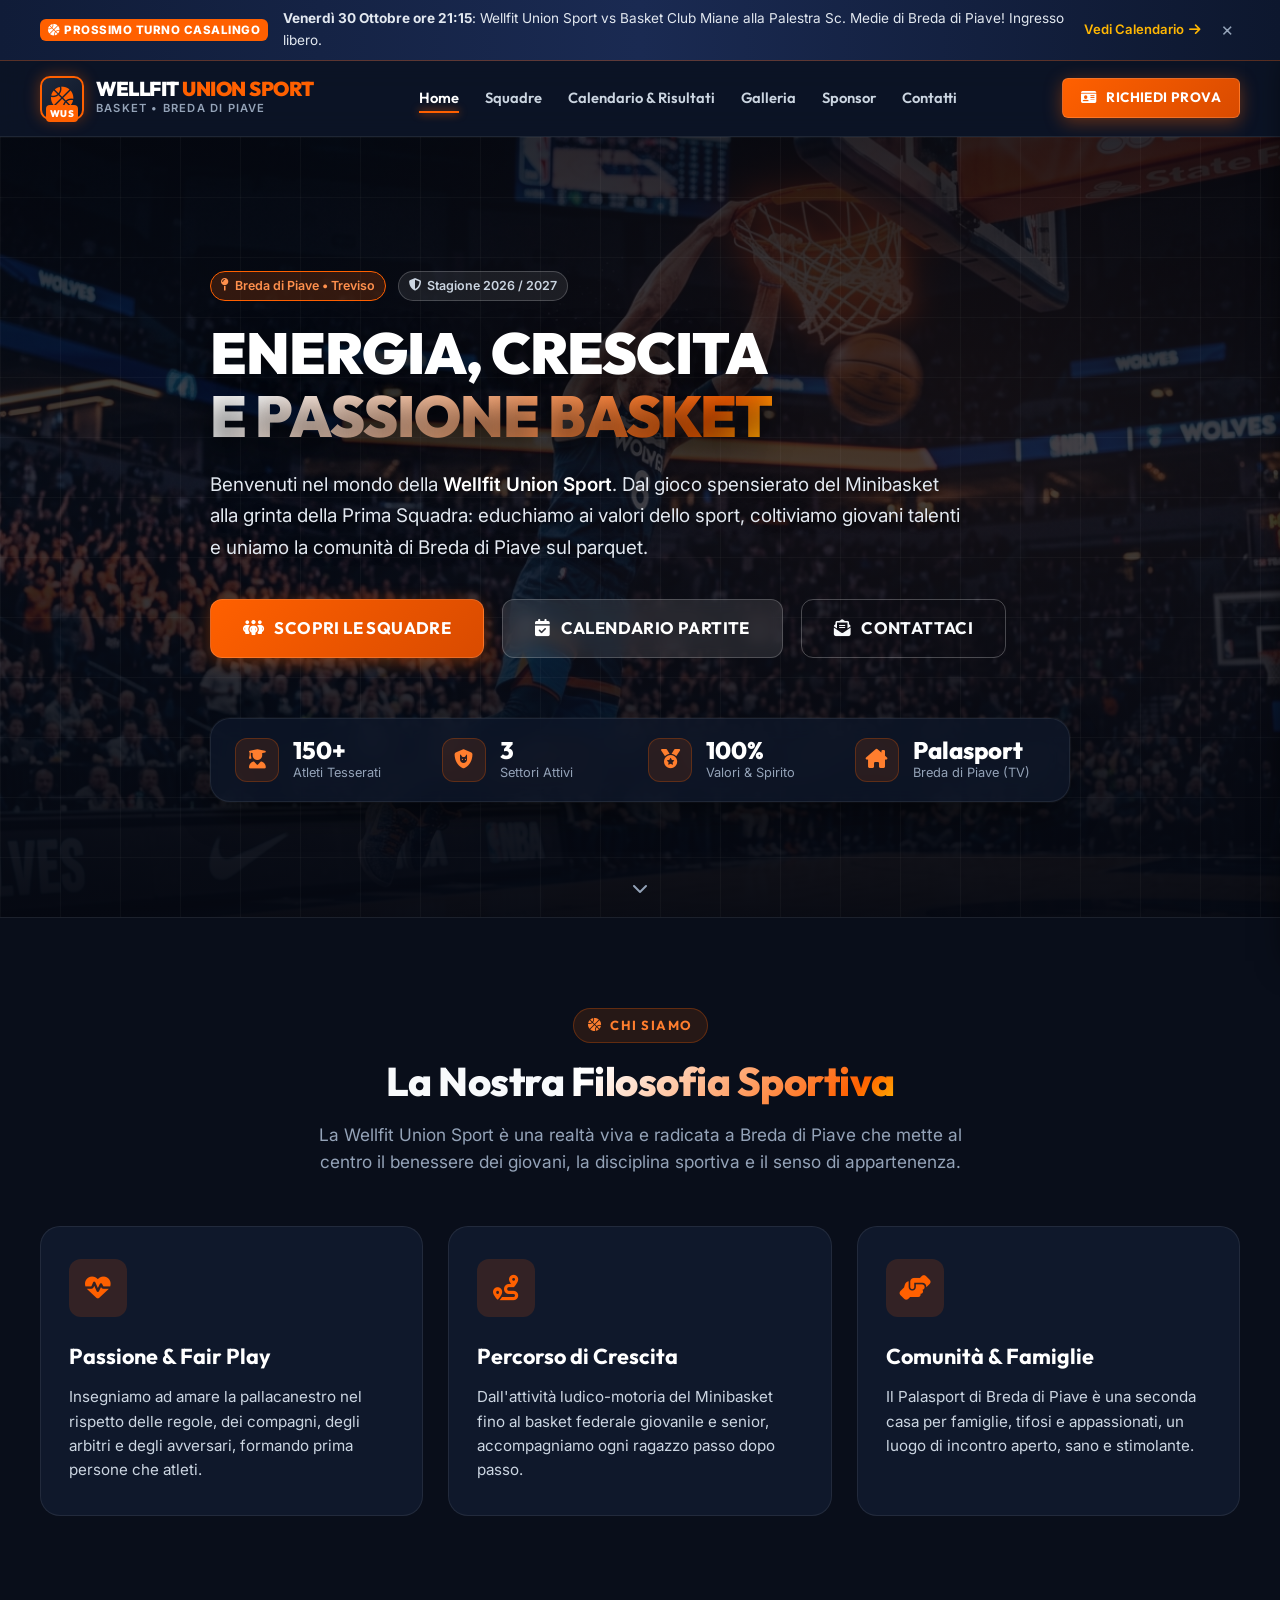
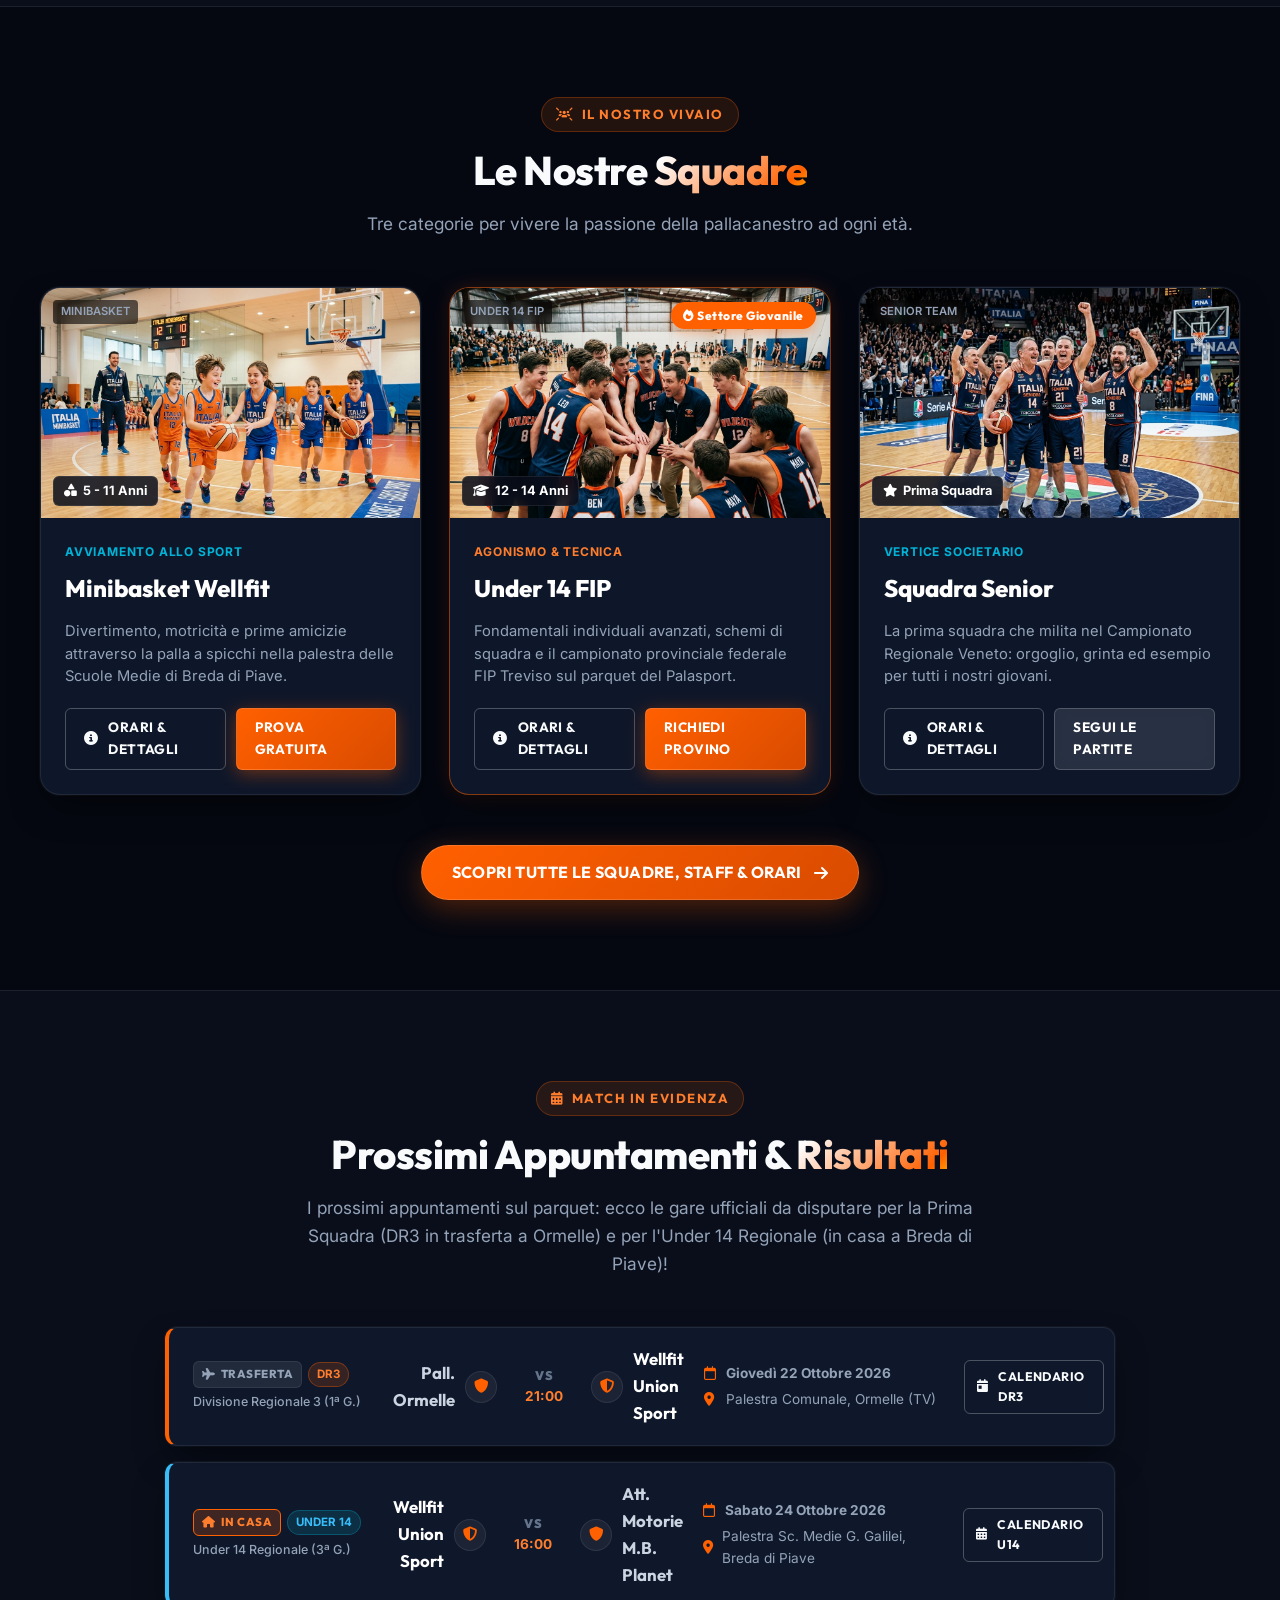
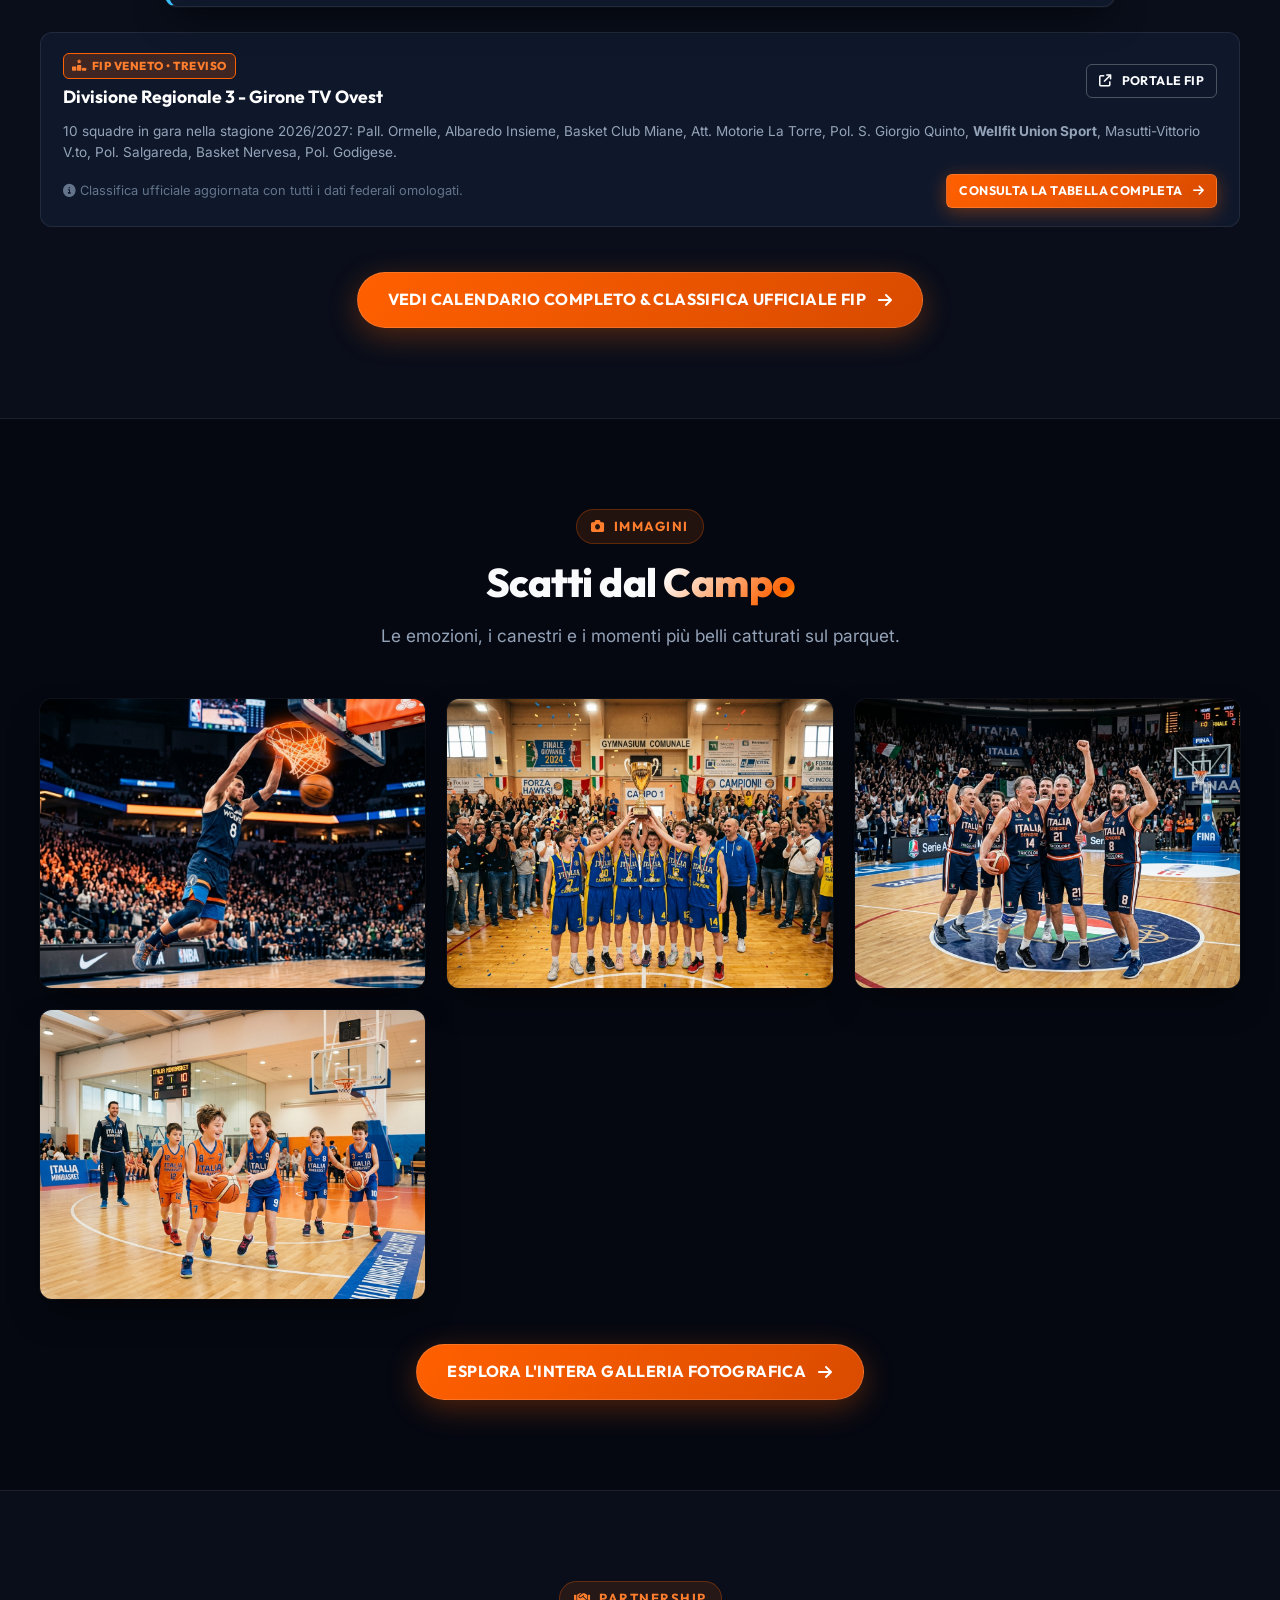
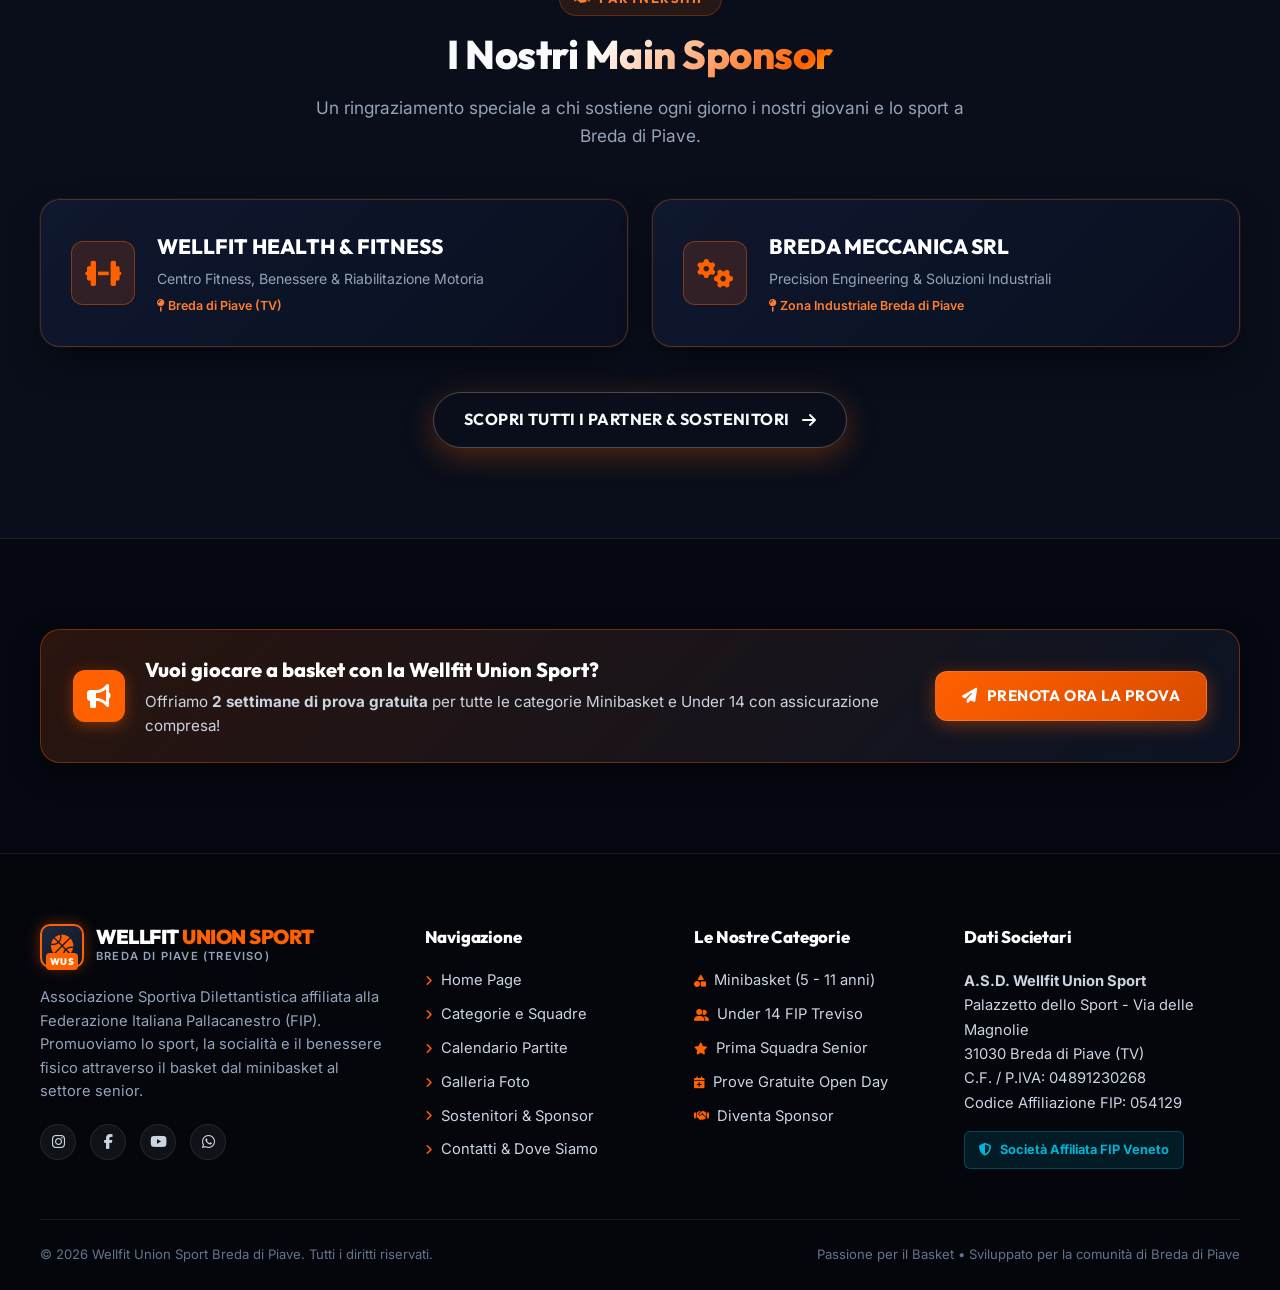
<file: index.html>
<!DOCTYPE html>
<html lang="it">
<head>
  <meta charset="UTF-8">
  <meta name="viewport" content="width=device-width, initial-scale=1.0">
  <title>Wellfit Union Sport | Basket Breda di Piave (TV)</title>
  <meta name="description" content="Sito ufficiale della Wellfit Union Sport, società di pallacanestro a Breda di Piave (Treviso). Minibasket, Under 14 e Prima Squadra Senior. Scopri le squadre, il calendario e unisciti a noi!">
  <meta name="keywords" content="Wellfit Union Sport, Basket Breda di Piave, Pallacanestro Treviso, Minibasket Breda, Under 14 basket, FIP Treviso">
  
  <!-- Open Graph / Meta Social -->
  <meta property="og:title" content="Wellfit Union Sport | Basket Breda di Piave">
  <meta property="og:description" content="Passione, crescita e spirito di squadra. Pallacanestro a Breda di Piave dal Minibasket alla Prima Squadra.">
  <meta property="og:type" content="website">
  <meta property="og:image" content="assets/images/hero_basket.jpg">

  <!-- Google Fonts: Outfit (Display/Headings) & Inter (Body) -->
  <link rel="preconnect" href="https://fonts.googleapis.com">
  <link rel="preconnect" href="https://fonts.gstatic.com" crossorigin>
  <link href="https://fonts.googleapis.com/css2?family=Inter:wght@300;400;500;600;700&family=Outfit:wght@500;600;700;800;900&display=swap" rel="stylesheet">

  <!-- FontAwesome Icons -->
  <link rel="stylesheet" href="https://cdnjs.cloudflare.com/ajax/libs/font-awesome/6.5.1/css/all.min.css" integrity="sha512-DTOQO9RWCH3ppGqcWaEA1BIZOC6xxalwEsw9c2QQeAIftl+Vegovlnee1c9QX4TctnWMn13TZye+giMm8e2LwA==" crossorigin="anonymous" referrerpolicy="no-referrer" />

  <!-- Main Stylesheet -->
  <link rel="stylesheet" href="css/style.css">
  <link rel="icon" href="data:image/svg+xml,<svg xmlns=%22http://www.w3.org/2000/svg%22 viewBox=%220 0 100 100%22><text y=%22.9em%22 font-size=%2290%22>🏀</text></svg>">
</head>
<body>

  <!-- Top Announcement Bar -->
  <div class="top-announcement-bar" id="announcementBar">
    <div class="container announcement-inner">
      <span class="announcement-badge"><i class="fa-solid fa-basketball fa-spin"></i> PROSSIMO TURNO CASALINGO</span>
      <p class="announcement-text">
        <strong>Venerdì 30 Ottobre ore 21:15</strong>: Wellfit Union Sport vs Basket Club Miane alla Palestra Sc. Medie di Breda di Piave! Ingresso libero.
      </p>
      <a href="calendario.html" class="announcement-link">Vedi Calendario <i class="fa-solid fa-arrow-right"></i></a>
      <button class="announcement-close" id="closeAnnouncement" aria-label="Chiudi avviso">&times;</button>
    </div>
  </div>

  <!-- Main Navigation Bar -->
  <header class="site-header" id="mainHeader">
    <div class="container header-container">
      <a href="index.html" class="brand-logo" aria-label="Wellfit Union Sport Home">
        <div class="logo-shield">
          <i class="fa-solid fa-basketball logo-ball-icon"></i>
          <span class="logo-wings">WUS</span>
        </div>
        <div class="brand-text">
          <span class="brand-name">WELLFIT <span class="accent-color">UNION SPORT</span></span>
          <span class="brand-sub">BASKET • BREDA DI PIAVE</span>
        </div>
      </a>

      <!-- Desktop Nav -->
      <nav class="desktop-nav" aria-label="Navigazione principale">
        <ul class="nav-links">
          <li><a href="index.html" class="nav-link active">Home</a></li>
          <li><a href="squadre.html" class="nav-link">Squadre</a></li>
          <li><a href="calendario.html" class="nav-link">Calendario & Risultati</a></li>
          <li><a href="galleria.html" class="nav-link">Galleria</a></li>
          <li><a href="sponsor.html" class="nav-link">Sponsor</a></li>
          <li><a href="contatti.html" class="nav-link">Contatti</a></li>
        </ul>
      </nav>

      <div class="header-actions">
        <a href="contatti.html" class="btn btn-primary btn-sm header-cta">
          <i class="fa-solid fa-id-card"></i> Richiedi Prova
        </a>
        <button class="mobile-toggle-btn" id="mobileMenuBtn" aria-label="Apri menu navigazione">
          <span class="bar"></span>
          <span class="bar"></span>
          <span class="bar"></span>
        </button>
      </div>
    </div>

    <!-- Mobile Navigation Drawer -->
    <div class="mobile-drawer" id="mobileDrawer">
      <div class="mobile-drawer-header">
        <div class="brand-text">
          <span class="brand-name">WELLFIT <span class="accent-color">UNION SPORT</span></span>
          <span class="brand-sub">Breda di Piave (TV)</span>
        </div>
        <button class="drawer-close-btn" id="closeDrawerBtn" aria-label="Chiudi menu">&times;</button>
      </div>
      <ul class="mobile-nav-links">
        <li><a href="index.html" class="mobile-nav-link active"><i class="fa-solid fa-house"></i> Home</a></li>
        <li><a href="squadre.html" class="mobile-nav-link"><i class="fa-solid fa-users"></i> Le Squadre</a></li>
        <li><a href="calendario.html" class="mobile-nav-link"><i class="fa-solid fa-calendar-days"></i> Calendario Partite</a></li>
        <li><a href="galleria.html" class="mobile-nav-link"><i class="fa-solid fa-images"></i> Galleria Foto</a></li>
        <li><a href="sponsor.html" class="mobile-nav-link"><i class="fa-solid fa-handshake"></i> I Nostri Sponsor</a></li>
        <li><a href="contatti.html" class="mobile-nav-link"><i class="fa-solid fa-location-dot"></i> Dove Siamo & Contatti</a></li>
      </ul>
      <div class="mobile-drawer-footer">
        <a href="contatti.html" class="btn btn-primary btn-block">
          <i class="fa-solid fa-envelope"></i> Iscrizioni & Open Day
        </a>
        <div class="mobile-socials">
          <a href="https://instagram.com" target="_blank" rel="noopener" aria-label="Instagram"><i class="fa-brands fa-instagram"></i></a>
          <a href="https://facebook.com" target="_blank" rel="noopener" aria-label="Facebook"><i class="fa-brands fa-facebook-f"></i></a>
          <a href="https://youtube.com" target="_blank" rel="noopener" aria-label="YouTube"><i class="fa-brands fa-youtube"></i></a>
        </div>
      </div>
    </div>
    <div class="mobile-overlay" id="mobileOverlay"></div>
  </header>

  <main>
    <!-- 1. Hero Section -->
    <section class="hero-section" id="hero">
      <div class="hero-background-wrapper">
        <img src="assets/images/hero_basket.jpg" alt="Azione spettacolare di basket con palla al canestro" class="hero-bg-img" loading="eager">
        <div class="hero-overlay-gradient"></div>
        <div class="hero-grid-pattern"></div>
      </div>

      <div class="container hero-content">
        <div class="hero-tag-wrapper">
          <span class="badge-tag hero-badge">
            <i class="fa-solid fa-map-pin"></i> Breda di Piave • Treviso
          </span>
          <span class="badge-tag hero-badge-alt">
            <i class="fa-solid fa-shield-halved"></i> Stagione 2026 / 2027
          </span>
        </div>

        <h1 class="hero-title">
          ENERGIA, CRESCITA <br>
          <span class="gradient-text">E PASSIONE BASKET</span>
        </h1>

        <p class="hero-subtitle">
          Benvenuti nel mondo della <strong>Wellfit Union Sport</strong>. Dal gioco spensierato del Minibasket alla grinta della Prima Squadra: educhiamo ai valori dello sport, coltiviamo giovani talenti e uniamo la comunità di Breda di Piave sul parquet.
        </p>

        <div class="hero-cta-group">
          <a href="squadre.html" class="btn btn-primary btn-lg">
            <i class="fa-solid fa-people-group"></i> Scopri le Squadre
          </a>
          <a href="calendario.html" class="btn btn-secondary btn-lg">
            <i class="fa-solid fa-calendar-check"></i> Calendario Partite
          </a>
          <a href="contatti.html" class="btn btn-outline btn-lg">
            <i class="fa-solid fa-envelope-open-text"></i> Contattaci
          </a>
        </div>

        <!-- Live Impact Stats Ticker -->
        <div class="hero-stats-row">
          <div class="stat-card">
            <div class="stat-icon-wrapper"><i class="fa-solid fa-user-graduate"></i></div>
            <div class="stat-info">
              <span class="stat-number">150+</span>
              <span class="stat-label">Atleti Tesserati</span>
            </div>
          </div>
          <div class="stat-card">
            <div class="stat-icon-wrapper"><i class="fa-solid fa-shield-cat"></i></div>
            <div class="stat-info">
              <span class="stat-number">3</span>
              <span class="stat-label">Settori Attivi</span>
            </div>
          </div>
          <div class="stat-card">
            <div class="stat-icon-wrapper"><i class="fa-solid fa-medal"></i></div>
            <div class="stat-info">
              <span class="stat-number">100%</span>
              <span class="stat-label">Valori & Spirito</span>
            </div>
          </div>
          <div class="stat-card">
            <div class="stat-icon-wrapper"><i class="fa-solid fa-house-chimney"></i></div>
            <div class="stat-info">
              <span class="stat-number">Palasport</span>
              <span class="stat-label">Breda di Piave (TV)</span>
            </div>
          </div>
        </div>
      </div>
      <div class="hero-scroll-indicator">
        <a href="#chi-siamo" aria-label="Scorri verso la presentazione">
          <span class="mouse-wheel"></span>
          <i class="fa-solid fa-chevron-down"></i>
        </a>
      </div>
    </section>

    <!-- 2. Presentazione Società & Filosofia -->
    <section class="section bg-darker" id="chi-siamo">
      <div class="container">
        <div class="section-header text-center">
          <span class="section-badge"><i class="fa-solid fa-basketball"></i> CHI SIAMO</span>
          <h2 class="section-title">La Nostra <span class="gradient-text">Filosofia Sportiva</span></h2>
          <p class="section-description">
            La Wellfit Union Sport è una realtà viva e radicata a Breda di Piave che mette al centro il benessere dei giovani, la disciplina sportiva e il senso di appartenenza.
          </p>
        </div>

        <div class="home-intro-grid">
          <div class="home-intro-card">
            <div class="intro-card-icon"><i class="fa-solid fa-heart-pulse"></i></div>
            <h3>Passione & Fair Play</h3>
            <p>Insegniamo ad amare la pallacanestro nel rispetto delle regole, dei compagni, degli arbitri e degli avversari, formando prima persone che atleti.</p>
          </div>
          <div class="home-intro-card">
            <div class="intro-card-icon"><i class="fa-solid fa-route"></i></div>
            <h3>Percorso di Crescita</h3>
            <p>Dall'attività ludico-motoria del Minibasket fino al basket federale giovanile e senior, accompagniamo ogni ragazzo passo dopo passo.</p>
          </div>
          <div class="home-intro-card">
            <div class="intro-card-icon"><i class="fa-solid fa-handshake-angle"></i></div>
            <h3>Comunità & Famiglie</h3>
            <p>Il Palasport di Breda di Piave è una seconda casa per famiglie, tifosi e appassionati, un luogo di incontro aperto, sano e stimolante.</p>
          </div>
        </div>
      </div>
    </section>

    <!-- 3. Anteprima Squadre -->
    <section class="section section-teams">
      <div class="container">
        <div class="section-header text-center">
          <span class="section-badge"><i class="fa-solid fa-users-rays"></i> IL NOSTRO VIVAIO</span>
          <h2 class="section-title">Le Nostre <span class="gradient-text">Squadre</span></h2>
          <p class="section-description">
            Tre categorie per vivere la passione della pallacanestro ad ogni età.
          </p>
        </div>

        <div class="teams-grid">
          <!-- Team 1 Preview: Minibasket -->
          <article class="team-card" data-category="minibasket">
            <div class="team-card-image-wrap">
              <img src="assets/images/team_minibasket.jpg" alt="Gruppo Minibasket Wellfit Union Sport con bambini felici" loading="lazy">
              <div class="team-age-badge"><i class="fa-solid fa-shapes"></i> 5 - 11 Anni</div>
              <div class="team-category-overlay">Minibasket</div>
            </div>
            <div class="team-card-content">
              <div class="team-badge-pill">Avviamento allo Sport</div>
              <h3 class="team-card-title">Minibasket Wellfit</h3>
              <p class="team-card-desc">
                Divertimento, motricità e prime amicizie attraverso la palla a spicchi nella palestra delle Scuole Medie di Breda di Piave.
              </p>
              <div class="team-card-actions">
                <a href="squadre.html" class="btn btn-outline btn-sm">
                  <i class="fa-solid fa-circle-info"></i> Orari & Dettagli
                </a>
                <a href="contatti.html?category=minibasket" class="btn btn-primary btn-sm cta-preselect" data-category-select="minibasket">
                  Prova Gratuita
                </a>
              </div>
            </div>
          </article>

          <!-- Team 2 Preview: Under 14 -->
          <article class="team-card featured" data-category="under14">
            <div class="team-featured-ribbon"><i class="fa-solid fa-fire"></i> Settore Giovanile</div>
            <div class="team-card-image-wrap">
              <img src="assets/images/team_under14.jpg" alt="Squadra giovanile Under 14 in cerchio motivazionale con il coach" loading="lazy">
              <div class="team-age-badge"><i class="fa-solid fa-graduation-cap"></i> 12 - 14 Anni</div>
              <div class="team-category-overlay">Under 14 FIP</div>
            </div>
            <div class="team-card-content">
              <div class="team-badge-pill accent">Agonismo & Tecnica</div>
              <h3 class="team-card-title">Under 14 FIP</h3>
              <p class="team-card-desc">
                Fondamentali individuali avanzati, schemi di squadra e il campionato provinciale federale FIP Treviso sul parquet del Palasport.
              </p>
              <div class="team-card-actions">
                <a href="squadre.html" class="btn btn-outline btn-sm">
                  <i class="fa-solid fa-circle-info"></i> Orari & Dettagli
                </a>
                <a href="contatti.html?category=under14" class="btn btn-primary btn-sm cta-preselect" data-category-select="under14">
                  Richiedi Provino
                </a>
              </div>
            </div>
          </article>

          <!-- Team 3 Preview: Squadra Senior -->
          <article class="team-card" data-category="senior">
            <div class="team-card-image-wrap">
              <img src="assets/images/team_senior.jpg" alt="Prima Squadra Senior che esulta per una vittoria" loading="lazy">
              <div class="team-age-badge"><i class="fa-solid fa-star"></i> Prima Squadra</div>
              <div class="team-category-overlay">Senior Team</div>
            </div>
            <div class="team-card-content">
              <div class="team-badge-pill">Vertice Societario</div>
              <h3 class="team-card-title">Squadra Senior</h3>
              <p class="team-card-desc">
                La prima squadra che milita nel Campionato Regionale Veneto: orgoglio, grinta ed esempio per tutti i nostri giovani.
              </p>
              <div class="team-card-actions">
                <a href="squadre.html" class="btn btn-outline btn-sm">
                  <i class="fa-solid fa-circle-info"></i> Orari & Dettagli
                </a>
                <a href="calendario.html" class="btn btn-secondary btn-sm">
                  Segui le Partite
                </a>
              </div>
            </div>
          </article>
        </div>

        <div class="section-action-footer">
          <a href="squadre.html" class="btn btn-primary preview-view-all-btn">
            <span>Scopri Tutte le Squadre, Staff & Orari</span>
            <i class="fa-solid fa-arrow-right"></i>
          </a>
        </div>
      </div>
    </section>

    <!-- 4. Anteprima Calendario & Partite -->
    <section class="section section-calendar bg-darker">
      <div class="container">
        <div class="section-header text-center">
          <span class="section-badge"><i class="fa-solid fa-calendar-days"></i> MATCH IN EVIDENZA</span>
          <h2 class="section-title">Prossimi Appuntamenti & <span class="gradient-text">Risultati</span></h2>
          <p class="section-description">
            I prossimi appuntamenti sul parquet: ecco le gare ufficiali da disputare per la Prima Squadra (DR3 in trasferta a Ormelle) e per l'Under 14 Regionale (in casa a Breda di Piave)!
          </p>
        </div>

        <div class="match-preview-wrapper" style="display: flex; flex-direction: column; gap: 16px;">
          <!-- Prossima Partita DR3 (Dinamica) -->
          <div class="match-card upcoming" id="homeFeaturedMatchDR3" style="margin-bottom: 0; border-left: 4px solid var(--orange-primary);">
            <div class="match-status-col">
              <div style="display: flex; align-items: center; gap: 6px; flex-wrap: wrap;">
                <span class="match-badge badge-away"><i class="fa-solid fa-plane"></i> TRASFERTA</span>
                <span class="badge-tag" style="background: rgba(255, 96, 0, 0.16); color: var(--orange-light); border: 1px solid rgba(255, 96, 0, 0.35); font-size: 0.72rem; padding: 2px 8px; font-weight: 700;">DR3</span>
              </div>
              <span class="match-category">Divisione Regionale 3 (1ª G.)</span>
            </div>
            <div class="match-teams-col">
              <div class="team-side team-home">
                <span class="team-name">Pall. Ormelle</span>
                <span class="team-logo-small"><i class="fa-solid fa-shield"></i></span>
              </div>
              <div class="match-vs-box">
                <span class="vs-text">VS</span>
                <span class="match-time-tag">21:00</span>
              </div>
              <div class="team-side team-away">
                <span class="team-logo-small"><i class="fa-solid fa-shield-halved"></i></span>
                <span class="team-name highlight">Wellfit Union Sport</span>
              </div>
            </div>
            <div class="match-meta-col">
              <div class="meta-row"><i class="fa-regular fa-calendar"></i> <strong>Giovedì 22 Ottobre 2026</strong></div>
              <div class="meta-row"><i class="fa-solid fa-location-dot"></i> Palestra Comunale, Ormelle (TV)</div>
            </div>
            <div class="match-action-col">
              <a href="calendario.html#calendario-dr3" class="btn btn-outline btn-xs"><i class="fa-solid fa-calendar-day"></i> Calendario DR3</a>
            </div>
          </div>

          <!-- Prossima Partita Under 14 (Dinamica) -->
          <div class="match-card upcoming" id="homeFeaturedMatchU14" style="margin-bottom: 0; border-left: 4px solid #38bdf8;">
            <div class="match-status-col">
              <div style="display: flex; align-items: center; gap: 6px; flex-wrap: wrap;">
                <span class="match-badge badge-home"><i class="fa-solid fa-house"></i> IN CASA</span>
                <span class="badge-tag info" style="font-size: 0.72rem; padding: 2px 8px; font-weight: 700;">UNDER 14</span>
              </div>
              <span class="match-category">Under 14 Regionale (3ª G.)</span>
            </div>
            <div class="match-teams-col">
              <div class="team-side team-home">
                <span class="team-name highlight">Wellfit Union Sport</span>
                <span class="team-logo-small"><i class="fa-solid fa-shield-halved"></i></span>
              </div>
              <div class="match-vs-box">
                <span class="vs-text">VS</span>
                <span class="match-time-tag">16:00</span>
              </div>
              <div class="team-side team-away">
                <span class="team-logo-small"><i class="fa-solid fa-shield"></i></span>
                <span class="team-name">Att. Motorie M.B. Planet</span>
              </div>
            </div>
            <div class="match-meta-col">
              <div class="meta-row"><i class="fa-regular fa-calendar"></i> <strong>Sabato 24 Ottobre 2026</strong></div>
              <div class="meta-row"><i class="fa-solid fa-location-dot"></i> Palestra Sc. Medie G. Galilei, Breda di Piave</div>
            </div>
            <div class="match-action-col">
              <a href="calendario.html#calendario-u14" class="btn btn-outline btn-xs"><i class="fa-solid fa-calendar-days"></i> Calendario U14</a>
            </div>
          </div>
        </div>

        <!-- Mini Preview Classifica FIP -->
        <div class="mini-standings-card" style="margin-top: 25px; background: var(--bg-card); border: 1px solid var(--border-subtle); border-radius: var(--radius-md); padding: 18px 22px;">
          <div style="display: flex; align-items: center; justify-content: space-between; flex-wrap: wrap; gap: 10px; margin-bottom: 10px;">
            <div>
              <span class="match-badge badge-home" style="margin-bottom: 4px;"><i class="fa-solid fa-ranking-star"></i> FIP VENETO • TREVISO</span>
              <h4 style="font-family: var(--font-heading); color: #fff; margin: 0; font-size: 1.1rem;">Divisione Regionale 3 - Girone TV Ovest</h4>
            </div>
            <a href="https://fip.it/risultati/?group=campionati-regionali&regione_codice=VE&comitato_codice=PTV&sesso=M&codice_campionato=1DM&codice_fase=1&codice_girone=86006" target="_blank" rel="noopener noreferrer" class="btn btn-outline btn-xs">
              <i class="fa-solid fa-arrow-up-right-from-square"></i> Portale FIP
            </a>
          </div>
          <p style="font-size: 0.85rem; color: var(--text-muted); margin-bottom: 12px; line-height: 1.5;">
            10 squadre in gara nella stagione 2026/2027: Pall. Ormelle, Albaredo Insieme, Basket Club Miane, Att. Motorie La Torre, Pol. S. Giorgio Quinto, <strong>Wellfit Union Sport</strong>, Masutti-Vittorio V.to, Pol. Salgareda, Basket Nervesa, Pol. Godigese.
          </p>
          <div style="display: flex; align-items: center; justify-content: space-between; flex-wrap: wrap; gap: 10px;">
            <span style="font-size: 0.8rem; color: var(--text-dim);"><i class="fa-solid fa-circle-info"></i> Classifica ufficiale aggiornata con tutti i dati federali omologati.</span>
            <a href="calendario.html#classifiche" class="btn btn-primary btn-xs">
              <span>Consulta la Tabella Completa</span> <i class="fa-solid fa-arrow-right"></i>
            </a>
          </div>
        </div>

        <div class="section-action-footer">
          <a href="calendario.html#classifiche" class="btn btn-primary preview-view-all-btn">
            <span>Vedi Calendario Completo & Classifica Ufficiale FIP</span>
            <i class="fa-solid fa-arrow-right"></i>
          </a>
        </div>
      </div>
    </section>

    <!-- 5. Anteprima Galleria -->
    <section class="section section-gallery">
      <div class="container">
        <div class="section-header text-center">
          <span class="section-badge"><i class="fa-solid fa-camera"></i> IMMAGINI</span>
          <h2 class="section-title">Scatti dal <span class="gradient-text">Campo</span></h2>
          <p class="section-description">
            Le emozioni, i canestri e i momenti più belli catturati sul parquet.
          </p>
        </div>

        <div class="gallery-grid">
          <div class="gallery-item">
            <div class="gallery-thumb-wrap">
              <img src="assets/images/hero_basket.jpg" alt="Azione spettacolare con schiacciata a canestro" loading="lazy">
              <div class="gallery-overlay">
                <span class="gallery-tag">Partite</span>
                <p class="gallery-caption-preview">Schiacciata spettacolare al Palasport</p>
              </div>
            </div>
          </div>
          <div class="gallery-item">
            <div class="gallery-thumb-wrap">
              <img src="assets/images/gallery_tournament.jpg" alt="Premiazione torneo giovanile con coppa e coriandoli" loading="lazy">
              <div class="gallery-overlay">
                <span class="gallery-tag">Tornei</span>
                <p class="gallery-caption-preview">Vittoria Torneo di Primavera</p>
              </div>
            </div>
          </div>
          <div class="gallery-item">
            <div class="gallery-thumb-wrap">
              <img src="assets/images/team_senior.jpg" alt="Festa della prima squadra per la vittoria" loading="lazy">
              <div class="gallery-overlay">
                <span class="gallery-tag">Partite</span>
                <p class="gallery-caption-preview">Festa Vittoria Derby</p>
              </div>
            </div>
          </div>
          <div class="gallery-item">
            <div class="gallery-thumb-wrap">
              <img src="assets/images/team_minibasket.jpg" alt="Bambini del Minibasket che giocano felici sul parquet" loading="lazy">
              <div class="gallery-overlay">
                <span class="gallery-tag">Minibasket</span>
                <p class="gallery-caption-preview">Sorrisi e Canestri Minibasket</p>
              </div>
            </div>
          </div>
        </div>

        <div class="section-action-footer">
          <a href="galleria.html" class="btn btn-primary preview-view-all-btn">
            <span>Esplora l'Intera Galleria Fotografica</span>
            <i class="fa-solid fa-arrow-right"></i>
          </a>
        </div>
      </div>
    </section>

    <!-- 6. Anteprima Sponsor -->
    <section class="section section-sponsors bg-darker">
      <div class="container">
        <div class="section-header text-center">
          <span class="section-badge"><i class="fa-solid fa-handshake"></i> PARTNERSHIP</span>
          <h2 class="section-title">I Nostri <span class="gradient-text">Main Sponsor</span></h2>
          <p class="section-description">
            Un ringraziamento speciale a chi sostiene ogni giorno i nostri giovani e lo sport a Breda di Piave.
          </p>
        </div>

        <div class="sponsors-grid main-grid">
          <div class="sponsor-card primary-sponsor">
            <div class="sponsor-card-inner">
              <div class="sponsor-logo-emblem"><i class="fa-solid fa-dumbbell"></i></div>
              <div class="sponsor-info">
                <h4 class="sponsor-brand">WELLFIT HEALTH & FITNESS</h4>
                <span class="sponsor-type">Centro Fitness, Benessere & Riabilitazione Motoria</span>
                <span class="sponsor-loc"><i class="fa-solid fa-map-pin"></i> Breda di Piave (TV)</span>
              </div>
            </div>
          </div>
          <div class="sponsor-card primary-sponsor">
            <div class="sponsor-card-inner">
              <div class="sponsor-logo-emblem"><i class="fa-solid fa-gears"></i></div>
              <div class="sponsor-info">
                <h4 class="sponsor-brand">BREDA MECCANICA SRL</h4>
                <span class="sponsor-type">Precision Engineering & Soluzioni Industriali</span>
                <span class="sponsor-loc"><i class="fa-solid fa-map-pin"></i> Zona Industriale Breda di Piave</span>
              </div>
            </div>
          </div>
        </div>

        <div class="section-action-footer">
          <a href="sponsor.html" class="btn btn-outline preview-view-all-btn">
            <span>Scopri Tutti i Partner & Sostenitori</span>
            <i class="fa-solid fa-arrow-right"></i>
          </a>
        </div>
      </div>
    </section>

    <!-- 7. Call To Action Open Day & Prove -->
    <section class="section">
      <div class="container">
        <div class="open-day-banner">
          <div class="banner-icon"><i class="fa-solid fa-bullhorn"></i></div>
          <div class="banner-text">
            <h4>Vuoi giocare a basket con la Wellfit Union Sport?</h4>
            <p>Offriamo <strong>2 settimane di prova gratuita</strong> per tutte le categorie Minibasket e Under 14 con assicurazione compresa!</p>
          </div>
          <a href="contatti.html" class="btn btn-primary banner-cta"><i class="fa-solid fa-paper-plane"></i> Prenota Ora la Prova</a>
        </div>
      </div>
    </section>

  </main>

  <!-- Footer -->
  <footer class="site-footer">
    <div class="container">
      <div class="footer-top-grid">
        <div class="footer-col footer-about">
          <div class="brand-logo footer-logo">
            <div class="logo-shield">
              <i class="fa-solid fa-basketball logo-ball-icon"></i>
              <span class="logo-wings">WUS</span>
            </div>
            <div class="brand-text">
              <span class="brand-name">WELLFIT <span class="accent-color">UNION SPORT</span></span>
              <span class="brand-sub">BREDA DI PIAVE (TREVISO)</span>
            </div>
          </div>
          <p class="footer-desc">
            Associazione Sportiva Dilettantistica affiliata alla Federazione Italiana Pallacanestro (FIP). Promuoviamo lo sport, la socialità e il benessere fisico attraverso il basket dal minibasket al settore senior.
          </p>
          <div class="footer-social-icons">
            <a href="https://instagram.com" target="_blank" rel="noopener" aria-label="Instagram"><i class="fa-brands fa-instagram"></i></a>
            <a href="https://facebook.com" target="_blank" rel="noopener" aria-label="Facebook"><i class="fa-brands fa-facebook-f"></i></a>
            <a href="https://youtube.com" target="_blank" rel="noopener" aria-label="YouTube"><i class="fa-brands fa-youtube"></i></a>
            <a href="https://wa.me/393471234567" target="_blank" rel="noopener" aria-label="WhatsApp"><i class="fa-brands fa-whatsapp"></i></a>
          </div>
        </div>

        <div class="footer-col">
          <h4 class="footer-title">Navigazione</h4>
          <ul class="footer-links">
            <li><a href="index.html"><i class="fa-solid fa-angle-right"></i> Home Page</a></li>
            <li><a href="squadre.html"><i class="fa-solid fa-angle-right"></i> Categorie e Squadre</a></li>
            <li><a href="calendario.html"><i class="fa-solid fa-angle-right"></i> Calendario Partite</a></li>
            <li><a href="galleria.html"><i class="fa-solid fa-angle-right"></i> Galleria Foto</a></li>
            <li><a href="sponsor.html"><i class="fa-solid fa-angle-right"></i> Sostenitori & Sponsor</a></li>
            <li><a href="contatti.html"><i class="fa-solid fa-angle-right"></i> Contatti & Dove Siamo</a></li>
          </ul>
        </div>

        <div class="footer-col">
          <h4 class="footer-title">Le Nostre Categorie</h4>
          <ul class="footer-links">
            <li><a href="squadre.html" class="cta-preselect" data-category-select="minibasket"><i class="fa-solid fa-shapes"></i> Minibasket (5 - 11 anni)</a></li>
            <li><a href="squadre.html" class="cta-preselect" data-category-select="under14"><i class="fa-solid fa-user-group"></i> Under 14 FIP Treviso</a></li>
            <li><a href="squadre.html" class="cta-preselect" data-category-select="senior"><i class="fa-solid fa-star"></i> Prima Squadra Senior</a></li>
            <li><a href="contatti.html"><i class="fa-solid fa-calendar-plus"></i> Prove Gratuite Open Day</a></li>
            <li><a href="sponsor.html"><i class="fa-solid fa-handshake"></i> Diventa Sponsor</a></li>
          </ul>
        </div>

        <div class="footer-col">
          <h4 class="footer-title">Dati Societari</h4>
          <p class="footer-tax-info">
            <strong>A.S.D. Wellfit Union Sport</strong><br>
            Palazzetto dello Sport - Via delle Magnolie<br>
            31030 Breda di Piave (TV)<br>
            C.F. / P.IVA: 04891230268<br>
            Codice Affiliazione FIP: 054129
          </p>
          <div class="fip-logo-badge">
            <i class="fa-solid fa-shield-halved"></i> Società Affiliata FIP Veneto
          </div>
        </div>
      </div>

      <div class="footer-bottom-bar">
        <p>&copy; 2026 Wellfit Union Sport Breda di Piave. Tutti i diritti riservati.</p>
        <p class="footer-credits">
          Passione per il Basket • Sviluppato per la comunità di Breda di Piave
        </p>
      </div>
    </div>
  </footer>

  <!-- Toast Notification System -->
  <div class="toast-container" id="toastContainer"></div>

  <!-- Back to top button -->
  <button class="back-to-top" id="backToTopBtn" aria-label="Torna su">
    <i class="fa-solid fa-arrow-up"></i>
  </button>

  <!-- JavaScript Script -->
  <script src="js/main.js"></script>
</body>
</html>
</file>
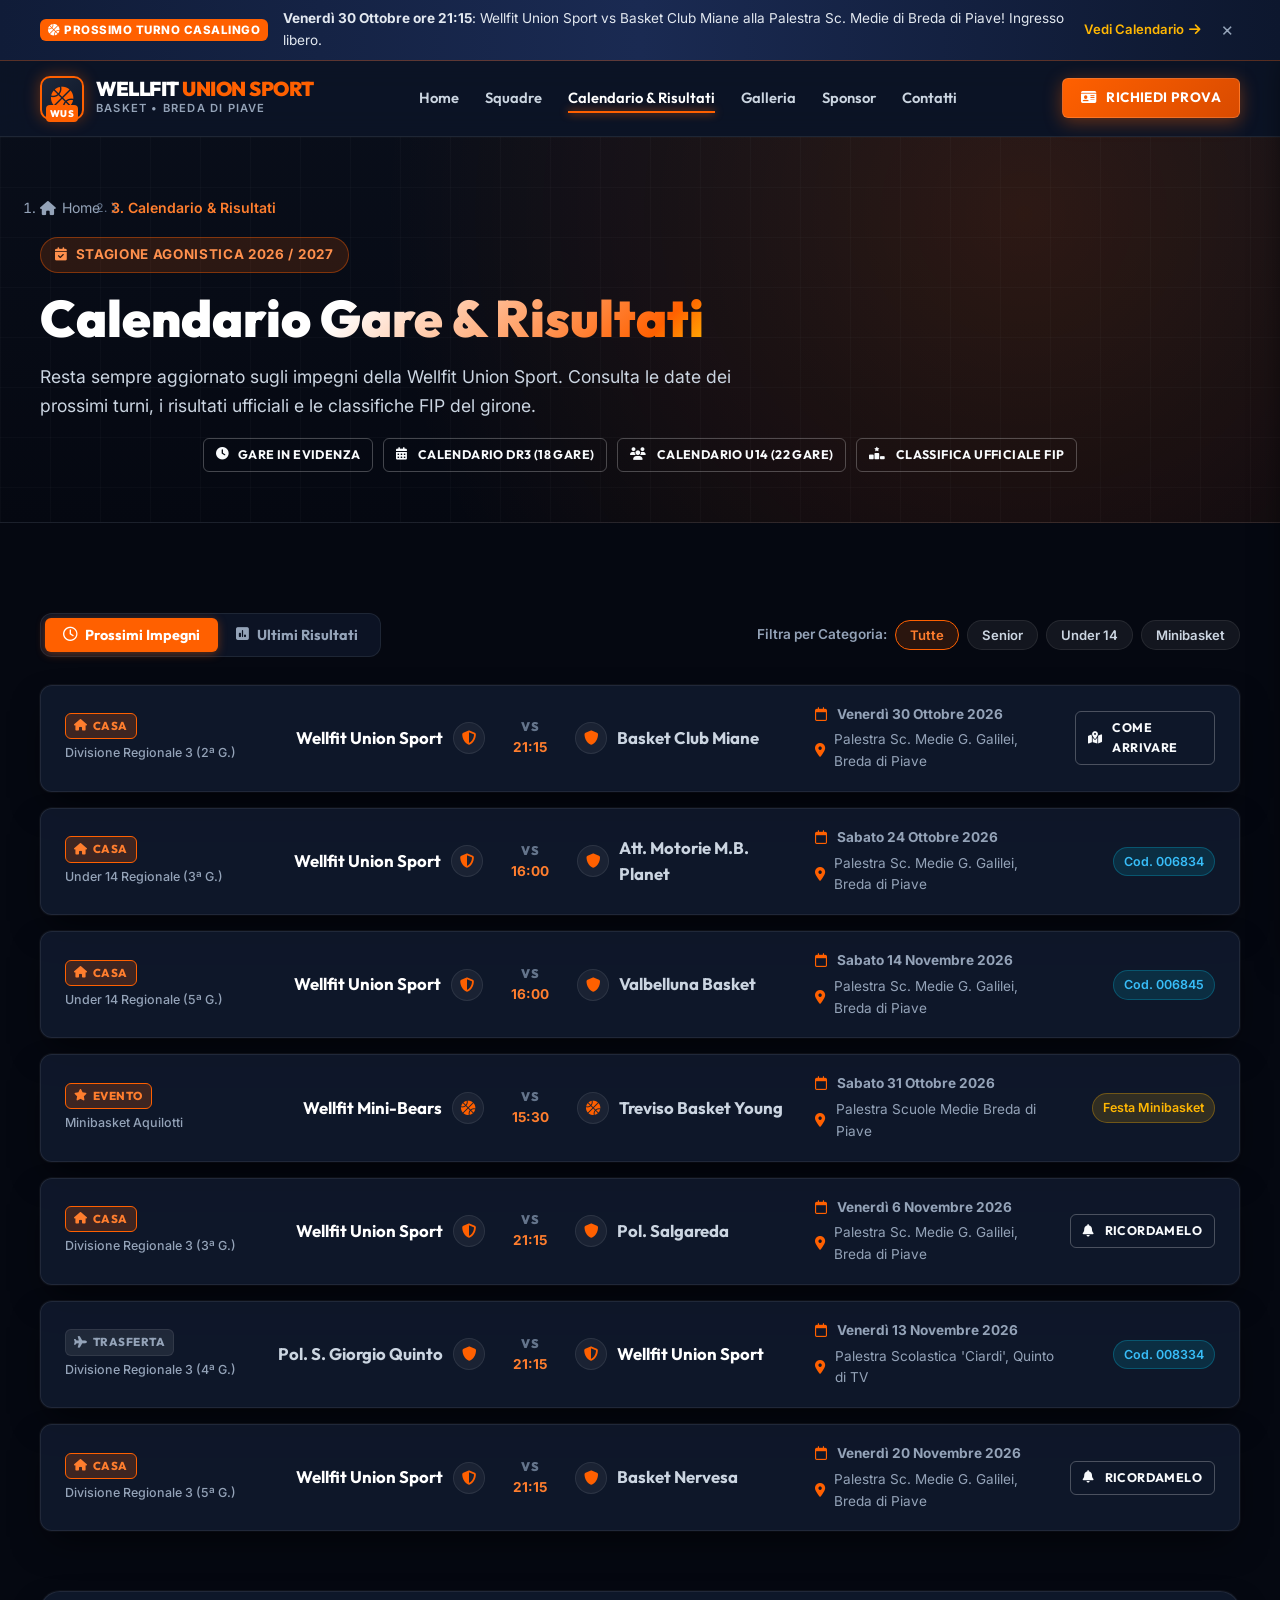
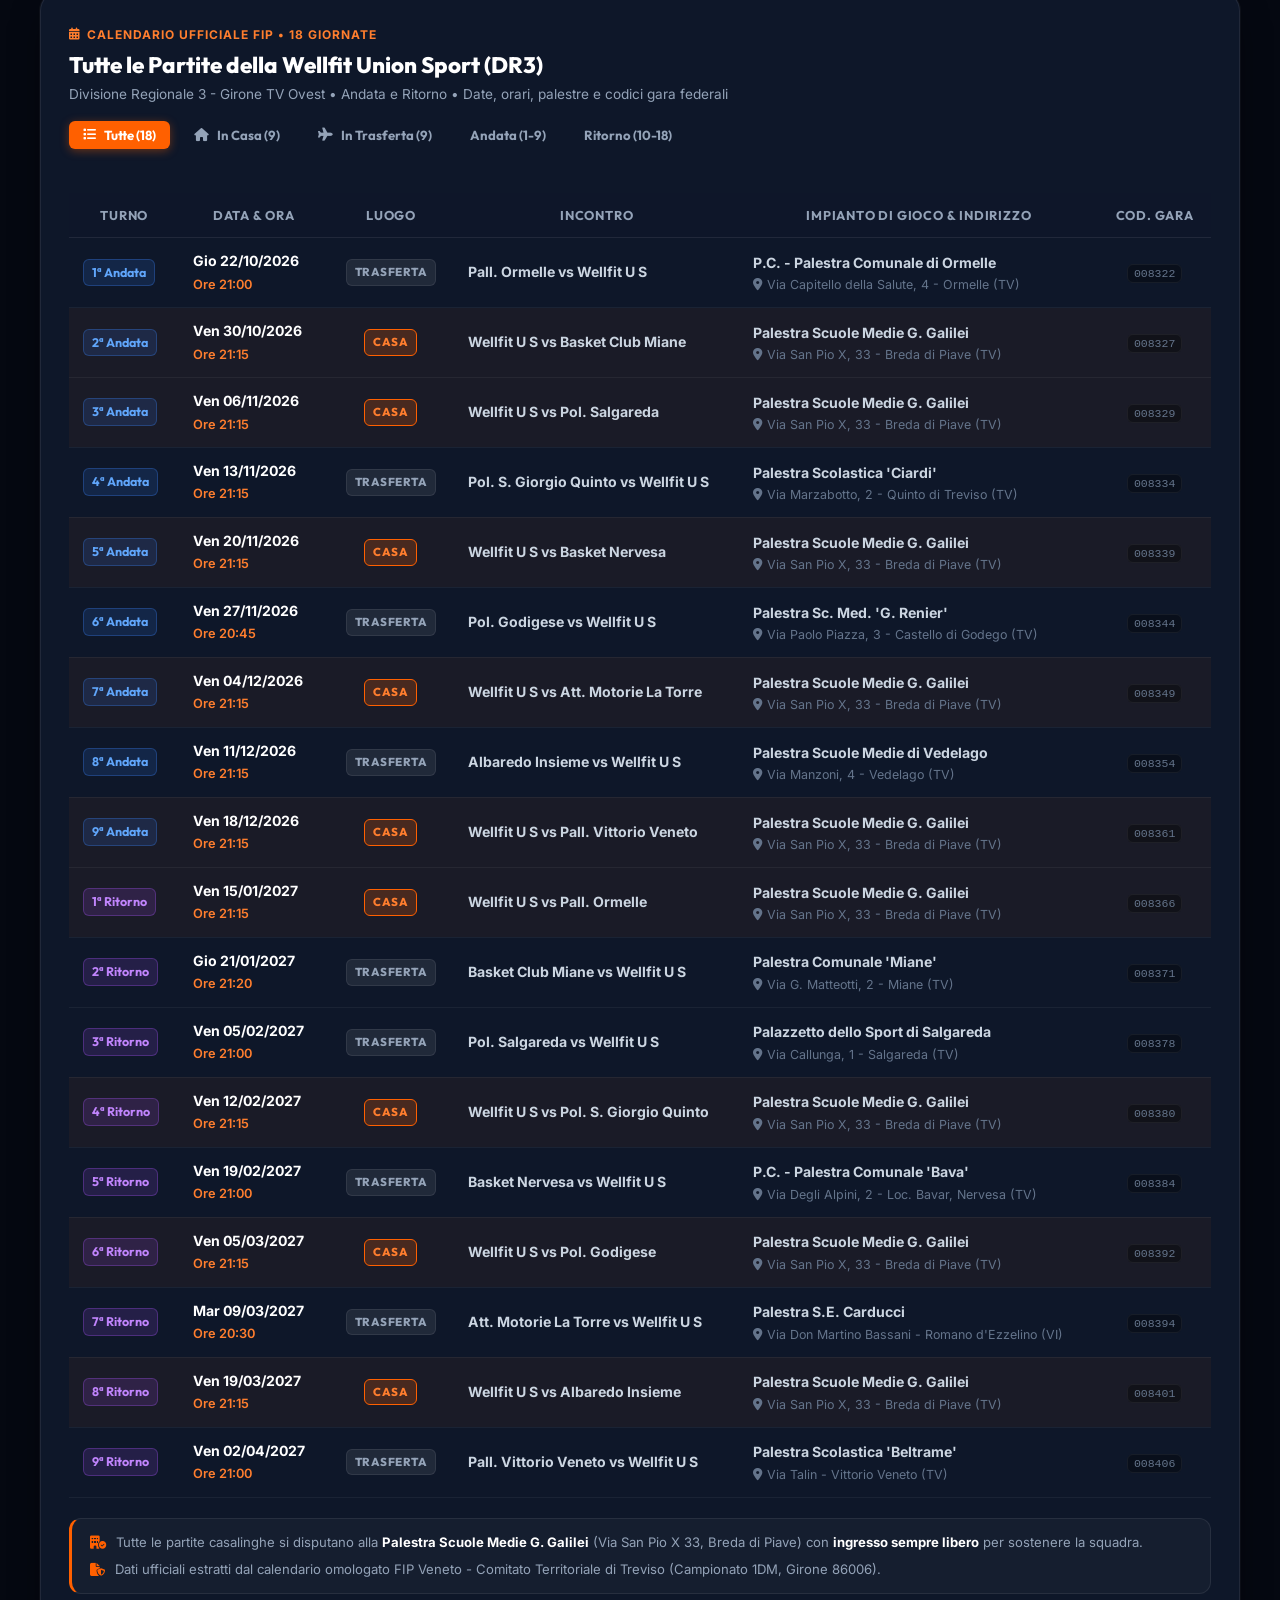
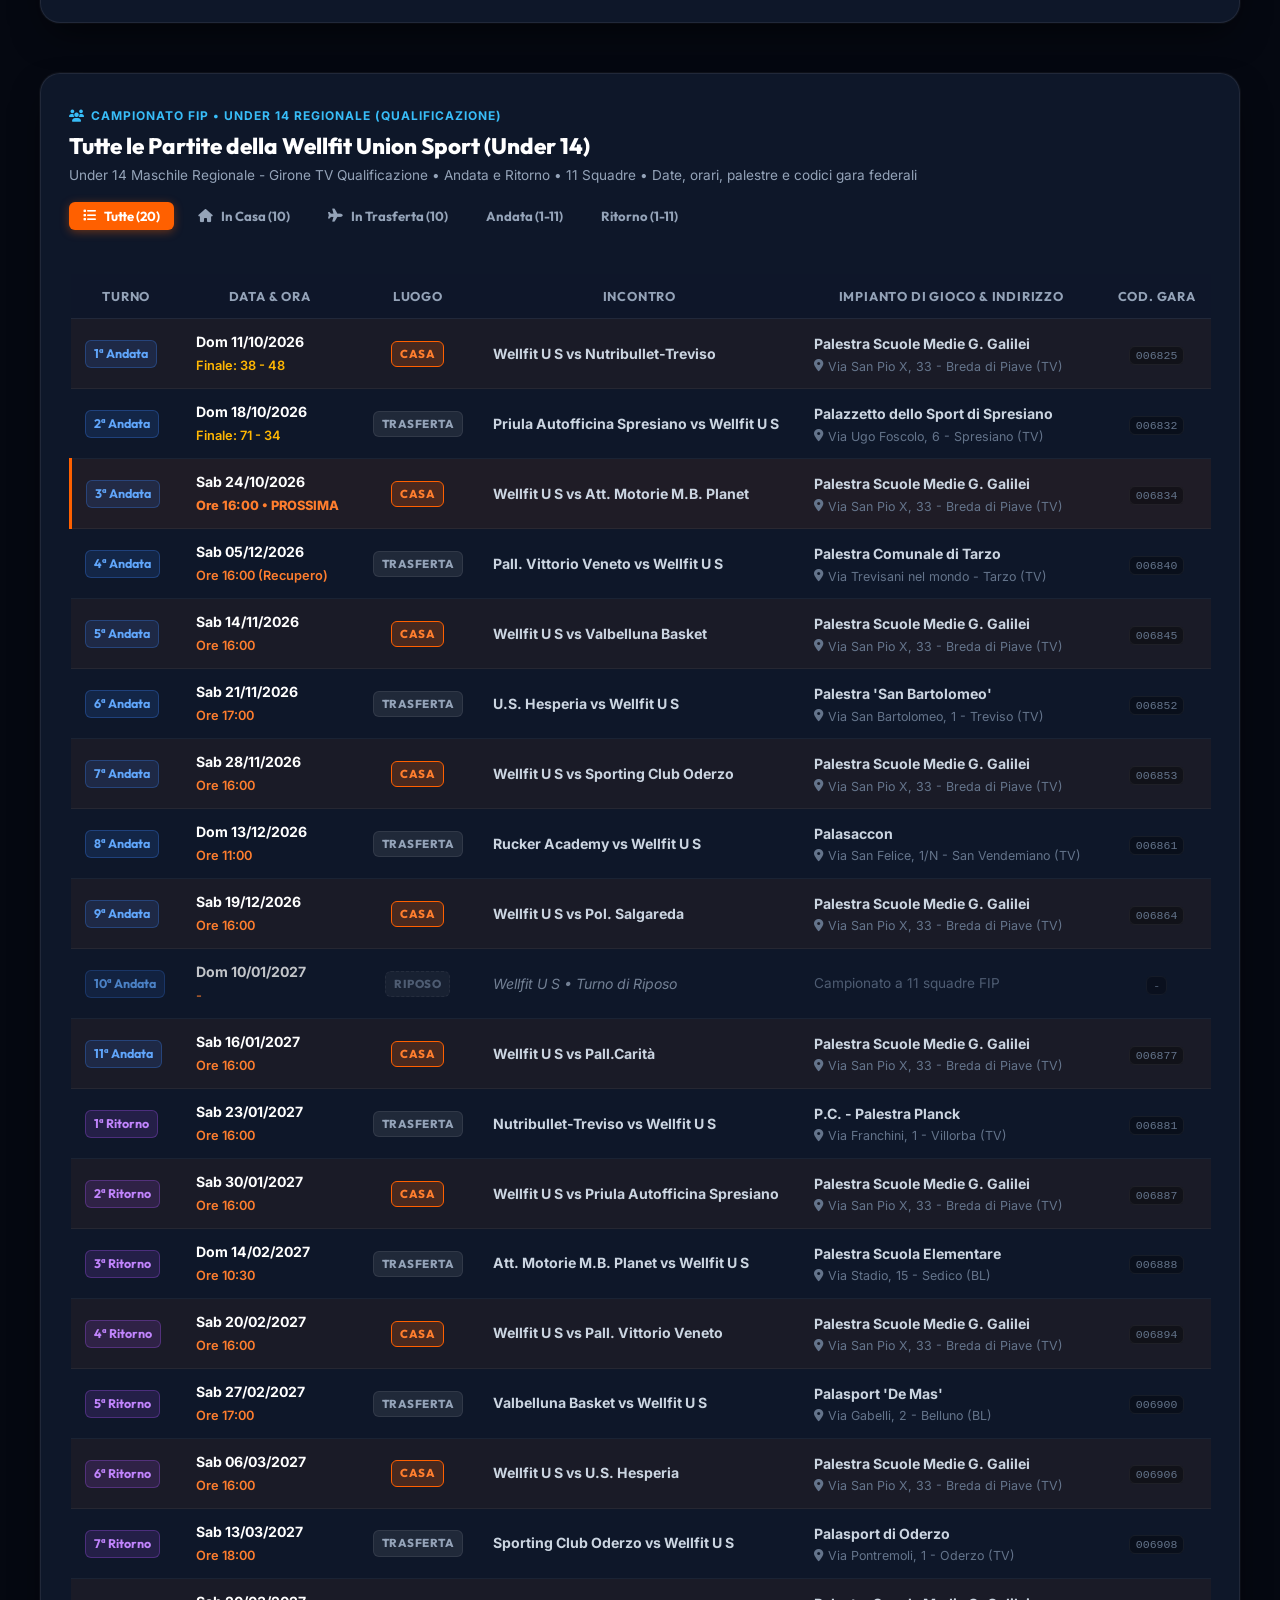
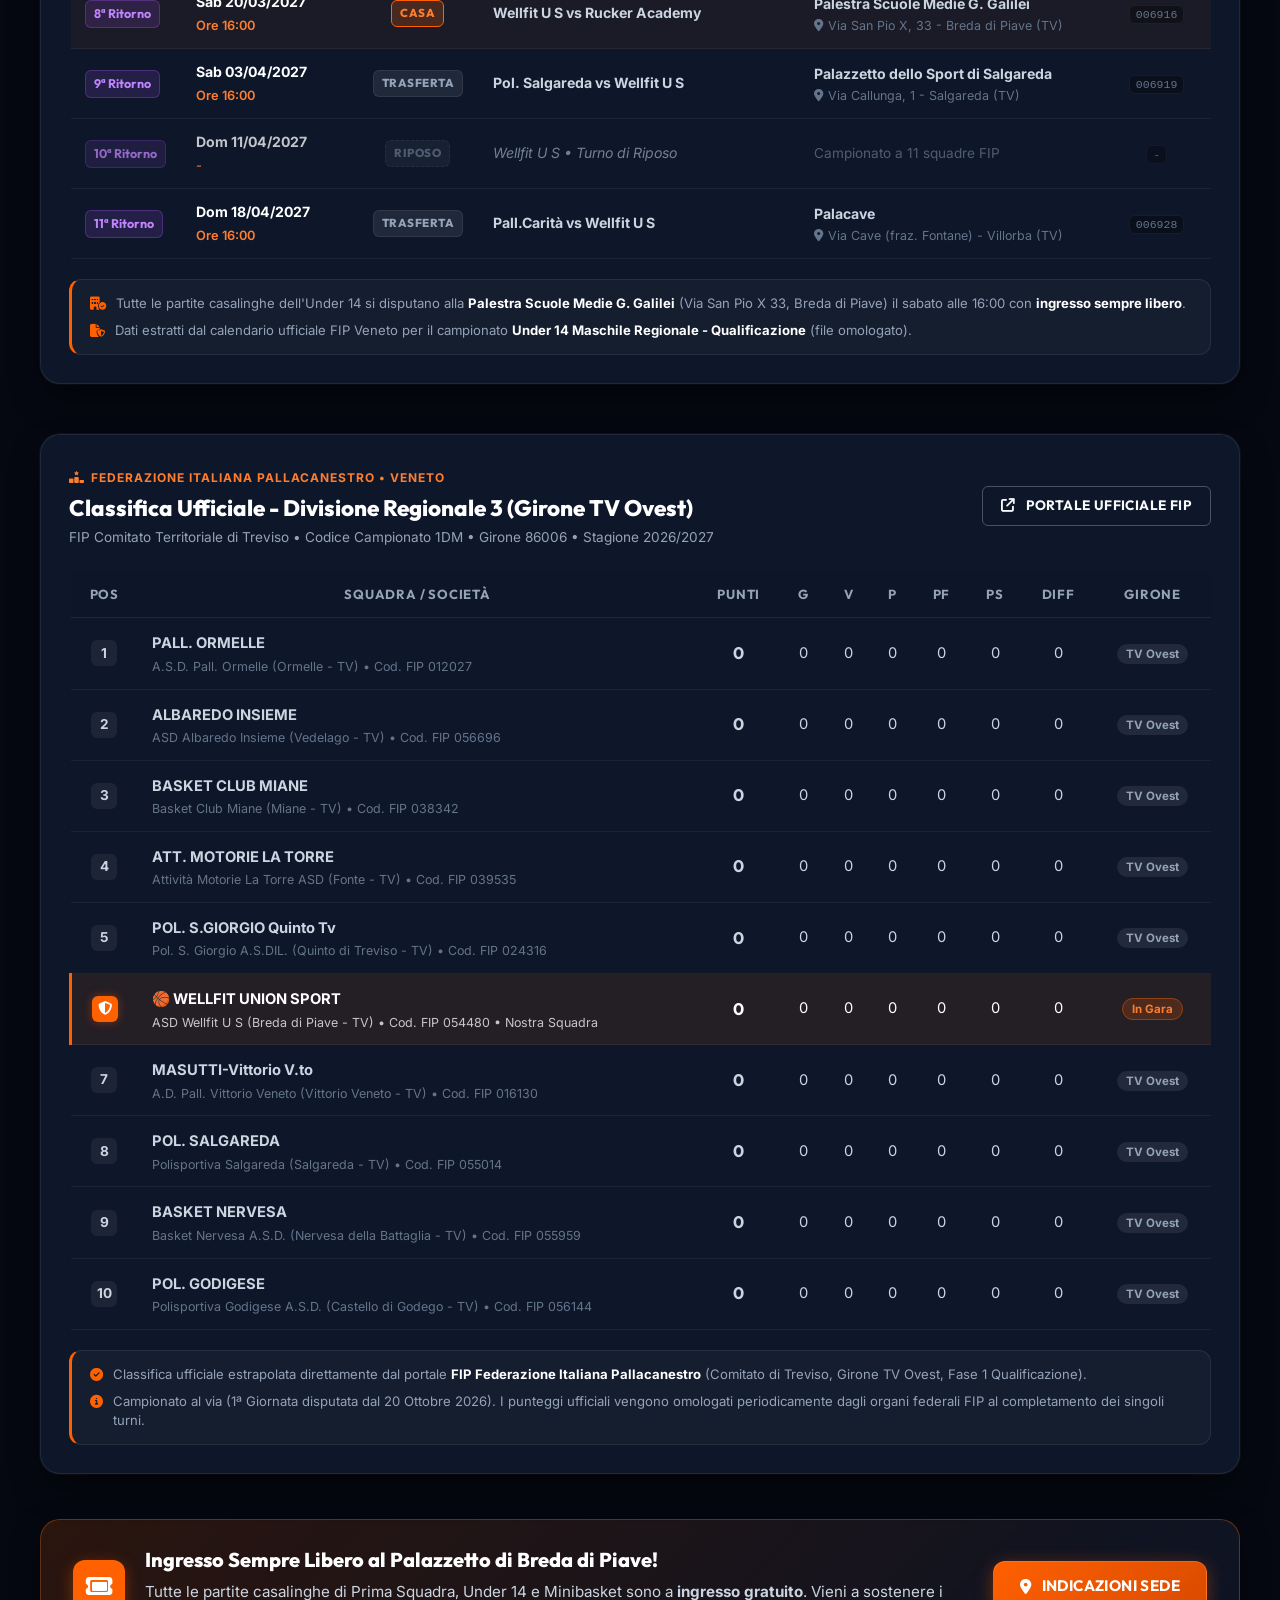
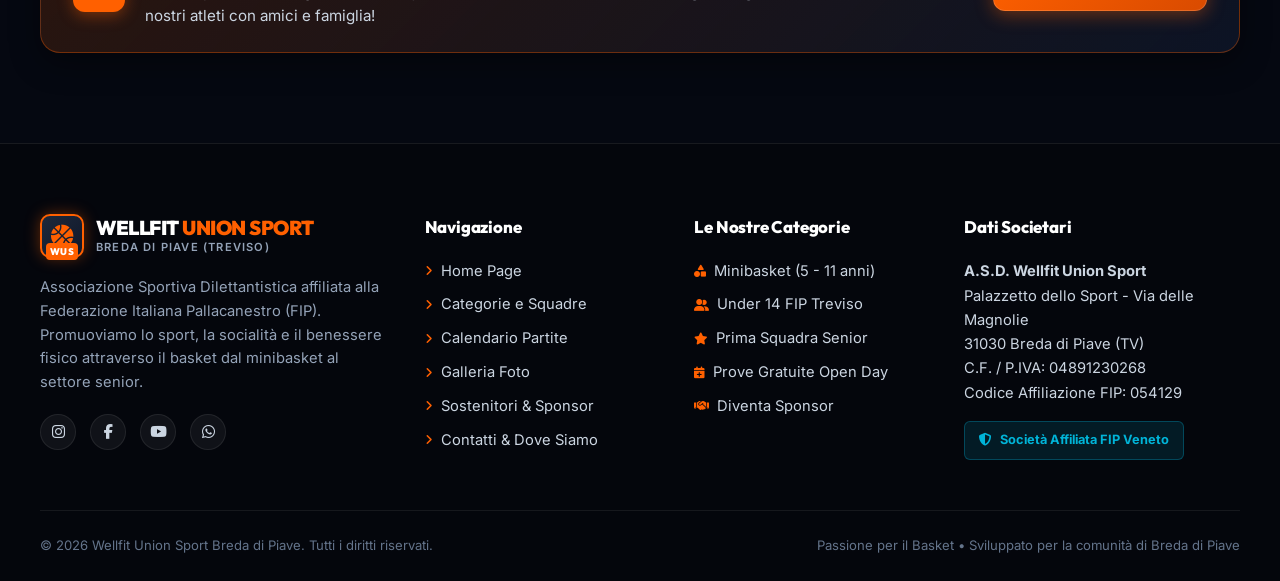
<file: calendario.html>
<!DOCTYPE html>
<html lang="it">
<head>
  <meta charset="UTF-8">
  <meta name="viewport" content="width=device-width, initial-scale=1.0">
  <title>Calendario Partite & Classifiche FIP | Wellfit Union Sport Basket</title>
  <meta name="description" content="Calendario completo delle gare, risultati e classifiche ufficiali FIP della Wellfit Union Sport Basket Breda di Piave. Prima Squadra Senior, Under 14 e Minibasket.">
  <meta name="keywords" content="Calendario Basket Treviso, Partite Wellfit Union Sport, Risultati Basket Breda di Piave, Classifica FIP Treviso">
  
  <!-- Open Graph -->
  <meta property="og:title" content="Calendario Partite & Risultati | Wellfit Union Sport">
  <meta property="og:description" content="Tutte le date, gli orari e i risultati delle partite della Wellfit Union Sport al Palazzetto di Breda di Piave e in trasferta.">
  <meta property="og:type" content="website">
  <meta property="og:image" content="assets/images/gallery_action.jpg">

  <!-- Google Fonts: Outfit & Inter -->
  <link rel="preconnect" href="https://fonts.googleapis.com">
  <link rel="preconnect" href="https://fonts.gstatic.com" crossorigin>
  <link href="https://fonts.googleapis.com/css2?family=Inter:wght@300;400;500;600;700&family=Outfit:wght@500;600;700;800;900&display=swap" rel="stylesheet">

  <!-- FontAwesome Icons -->
  <link rel="stylesheet" href="https://cdnjs.cloudflare.com/ajax/libs/font-awesome/6.5.1/css/all.min.css" integrity="sha512-DTOQO9RWCH3ppGqcWaEA1BIZOC6xxalwEsw9c2QQeAIftl+Vegovlnee1c9QX4TctnWMn13TZye+giMm8e2LwA==" crossorigin="anonymous" referrerpolicy="no-referrer" />

  <!-- Main Stylesheet -->
  <link rel="stylesheet" href="css/style.css">
  <link rel="icon" href="data:image/svg+xml,<svg xmlns=%22http://www.w3.org/2000/svg%22 viewBox=%220 0 100 100%22><text y=%22.9em%22 font-size=%2290%22>🏀</text></svg>">
</head>
<body>

  <!-- Top Announcement Bar -->
  <div class="top-announcement-bar" id="announcementBar">
    <div class="container announcement-inner">
      <span class="announcement-badge"><i class="fa-solid fa-basketball fa-spin"></i> PROSSIMO TURNO CASALINGO</span>
      <p class="announcement-text">
        <strong>Venerdì 30 Ottobre ore 21:15</strong>: Wellfit Union Sport vs Basket Club Miane alla Palestra Sc. Medie di Breda di Piave! Ingresso libero.
      </p>
      <a href="calendario.html" class="announcement-link">Vedi Calendario <i class="fa-solid fa-arrow-right"></i></a>
      <button class="announcement-close" id="closeAnnouncement" aria-label="Chiudi avviso">&times;</button>
    </div>
  </div>

  <!-- Main Navigation Bar -->
  <header class="site-header" id="mainHeader">
    <div class="container header-container">
      <a href="index.html" class="brand-logo" aria-label="Wellfit Union Sport Home">
        <div class="logo-shield">
          <i class="fa-solid fa-basketball logo-ball-icon"></i>
          <span class="logo-wings">WUS</span>
        </div>
        <div class="brand-text">
          <span class="brand-name">WELLFIT <span class="accent-color">UNION SPORT</span></span>
          <span class="brand-sub">BASKET • BREDA DI PIAVE</span>
        </div>
      </a>

      <!-- Desktop Nav -->
      <nav class="desktop-nav" aria-label="Navigazione principale">
        <ul class="nav-links">
          <li><a href="index.html" class="nav-link">Home</a></li>
          <li><a href="squadre.html" class="nav-link">Squadre</a></li>
          <li><a href="calendario.html" class="nav-link active">Calendario & Risultati</a></li>
          <li><a href="galleria.html" class="nav-link">Galleria</a></li>
          <li><a href="sponsor.html" class="nav-link">Sponsor</a></li>
          <li><a href="contatti.html" class="nav-link">Contatti</a></li>
        </ul>
      </nav>

      <div class="header-actions">
        <a href="contatti.html" class="btn btn-primary btn-sm header-cta">
          <i class="fa-solid fa-id-card"></i> Richiedi Prova
        </a>
        <button class="mobile-toggle-btn" id="mobileMenuBtn" aria-label="Apri menu navigazione">
          <span class="bar"></span>
          <span class="bar"></span>
          <span class="bar"></span>
        </button>
      </div>
    </div>

    <!-- Mobile Navigation Drawer -->
    <div class="mobile-drawer" id="mobileDrawer">
      <div class="mobile-drawer-header">
        <div class="brand-text">
          <span class="brand-name">WELLFIT <span class="accent-color">UNION SPORT</span></span>
          <span class="brand-sub">Breda di Piave (TV)</span>
        </div>
        <button class="drawer-close-btn" id="closeDrawerBtn" aria-label="Chiudi menu">&times;</button>
      </div>
      <ul class="mobile-nav-links">
        <li><a href="index.html" class="mobile-nav-link"><i class="fa-solid fa-house"></i> Home</a></li>
        <li><a href="squadre.html" class="mobile-nav-link"><i class="fa-solid fa-users"></i> Le Squadre</a></li>
        <li><a href="calendario.html" class="mobile-nav-link active"><i class="fa-solid fa-calendar-days"></i> Calendario Partite</a></li>
        <li><a href="galleria.html" class="mobile-nav-link"><i class="fa-solid fa-images"></i> Galleria Foto</a></li>
        <li><a href="sponsor.html" class="mobile-nav-link"><i class="fa-solid fa-handshake"></i> I Nostri Sponsor</a></li>
        <li><a href="contatti.html" class="mobile-nav-link"><i class="fa-solid fa-location-dot"></i> Dove Siamo & Contatti</a></li>
      </ul>
      <div class="mobile-drawer-footer">
        <a href="contatti.html" class="btn btn-primary btn-block">
          <i class="fa-solid fa-envelope"></i> Iscrizioni & Open Day
        </a>
        <div class="mobile-socials">
          <a href="https://instagram.com" target="_blank" rel="noopener" aria-label="Instagram"><i class="fa-brands fa-instagram"></i></a>
          <a href="https://facebook.com" target="_blank" rel="noopener" aria-label="Facebook"><i class="fa-brands fa-facebook-f"></i></a>
          <a href="https://youtube.com" target="_blank" rel="noopener" aria-label="YouTube"><i class="fa-brands fa-youtube"></i></a>
        </div>
      </div>
    </div>
    <div class="mobile-overlay" id="mobileOverlay"></div>
  </header>

  <main>
    <!-- Subpage Banner -->
    <section class="page-banner">
      <div class="container page-banner-inner">
        <nav class="breadcrumb-nav" aria-label="Percorso di navigazione">
          <ol class="breadcrumb-list">
            <li><a href="index.html"><i class="fa-solid fa-house"></i> Home</a></li>
            <li class="separator"><i class="fa-solid fa-chevron-right"></i></li>
            <li class="active">Calendario & Risultati</li>
          </ol>
        </nav>
        <span class="page-banner-badge"><i class="fa-solid fa-calendar-check"></i> STAGIONE AGONISTICA 2026 / 2027</span>
        <h1 class="page-banner-title">Calendario <span class="gradient-text">Gare & Risultati</span></h1>
        <p class="page-banner-desc">
          Resta sempre aggiornato sugli impegni della Wellfit Union Sport. Consulta le date dei prossimi turni, i risultati ufficiali e le classifiche FIP del girone.
        </p>
        <div style="display: flex; gap: 10px; justify-content: center; flex-wrap: wrap; margin-top: 18px;">
          <a href="#calendario" class="btn btn-outline btn-xs"><i class="fa-solid fa-clock"></i> Gare in Evidenza</a>
          <a href="#calendario-dr3" class="btn btn-outline btn-xs"><i class="fa-solid fa-calendar-days"></i> Calendario DR3 (18 Gare)</a>
          <a href="#calendario-u14" class="btn btn-outline btn-xs"><i class="fa-solid fa-users"></i> Calendario U14 (22 Gare)</a>
          <a href="#classifiche" class="btn btn-outline btn-xs"><i class="fa-solid fa-ranking-star"></i> Classifica Ufficiale FIP</a>
        </div>
      </div>
    </section>

    <!-- Calendario Gare e Risultati -->
    <section class="section section-calendar" id="calendario">
      <div class="container">
        
        <!-- Match Tabs Control -->
        <div class="schedule-controls">
          <div class="tab-group" role="tablist">
            <button class="tab-btn active" data-filter-status="upcoming" role="tab" aria-selected="true">
              <i class="fa-regular fa-clock"></i> Prossimi Impegni
            </button>
            <button class="tab-btn" data-filter-status="results" role="tab" aria-selected="false">
              <i class="fa-solid fa-square-poll-vertical"></i> Ultimi Risultati
            </button>
          </div>

          <div class="category-filters">
            <span class="filter-label">Filtra per Categoria:</span>
            <button class="filter-pill active" data-category-filter="all">Tutte</button>
            <button class="filter-pill" data-category-filter="senior">Senior</button>
            <button class="filter-pill" data-category-filter="under14">Under 14</button>
            <button class="filter-pill" data-category-filter="minibasket">Minibasket</button>
          </div>
        </div>

        <!-- Matches Cards Container -->
        <div class="matches-list" id="matchesContainer">
          
          <!-- Upcoming 1 (Senior - Dinamica) -->
          <div class="match-card upcoming" id="calendarUpcomingDR3" data-team="senior">
            <div class="match-status-col">
              <span class="match-badge badge-home"><i class="fa-solid fa-house"></i> CASA</span>
              <span class="match-category">Divisione Regionale 3 (2ª G.)</span>
            </div>
            <div class="match-teams-col">
              <div class="team-side team-home">
                <span class="team-name highlight">Wellfit Union Sport</span>
                <span class="team-logo-small"><i class="fa-solid fa-shield-halved"></i></span>
              </div>
              <div class="match-vs-box">
                <span class="vs-text">VS</span>
                <span class="match-time-tag">21:15</span>
              </div>
              <div class="team-side team-away">
                <span class="team-logo-small"><i class="fa-solid fa-shield"></i></span>
                <span class="team-name">Basket Club Miane</span>
              </div>
            </div>
            <div class="match-meta-col">
              <div class="meta-row"><i class="fa-regular fa-calendar"></i> <strong>Venerdì 30 Ottobre 2026</strong></div>
              <div class="meta-row"><i class="fa-solid fa-location-dot"></i> Palestra Sc. Medie G. Galilei, Breda di Piave</div>
            </div>
            <div class="match-action-col">
              <a href="contatti.html" class="btn btn-outline btn-xs"><i class="fa-solid fa-map-location-dot"></i> Come Arrivare</a>
            </div>
          </div>

          <!-- Upcoming 2 (Under 14 - Dinamica) -->
          <div class="match-card upcoming" id="calendarUpcomingU14" data-team="under14">
            <div class="match-status-col">
              <span class="match-badge badge-home"><i class="fa-solid fa-house"></i> CASA</span>
              <span class="match-category">Under 14 Regionale (3ª G.)</span>
            </div>
            <div class="match-teams-col">
              <div class="team-side team-home">
                <span class="team-name highlight">Wellfit Union Sport</span>
                <span class="team-logo-small"><i class="fa-solid fa-shield-halved"></i></span>
              </div>
              <div class="match-vs-box">
                <span class="vs-text">VS</span>
                <span class="match-time-tag">16:00</span>
              </div>
              <div class="team-side team-away">
                <span class="team-logo-small"><i class="fa-solid fa-shield"></i></span>
                <span class="team-name">Att. Motorie M.B. Planet</span>
              </div>
            </div>
            <div class="match-meta-col">
              <div class="meta-row"><i class="fa-regular fa-calendar"></i> <strong>Sabato 24 Ottobre 2026</strong></div>
              <div class="meta-row"><i class="fa-solid fa-location-dot"></i> Palestra Sc. Medie G. Galilei, Breda di Piave</div>
            </div>
            <div class="match-action-col">
              <span class="badge-tag info">Cod. 006834</span>
            </div>
          </div>

          <!-- Upcoming 2b (Under 14 - Casa 5ª G.) -->
          <div class="match-card upcoming" data-team="under14">
            <div class="match-status-col">
              <span class="match-badge badge-home"><i class="fa-solid fa-house"></i> CASA</span>
              <span class="match-category">Under 14 Regionale (5ª G.)</span>
            </div>
            <div class="match-teams-col">
              <div class="team-side team-home">
                <span class="team-name highlight">Wellfit Union Sport</span>
                <span class="team-logo-small"><i class="fa-solid fa-shield-halved"></i></span>
              </div>
              <div class="match-vs-box">
                <span class="vs-text">VS</span>
                <span class="match-time-tag">16:00</span>
              </div>
              <div class="team-side team-away">
                <span class="team-logo-small"><i class="fa-solid fa-shield"></i></span>
                <span class="team-name">Valbelluna Basket</span>
              </div>
            </div>
            <div class="match-meta-col">
              <div class="meta-row"><i class="fa-regular fa-calendar"></i> <strong>Sabato 14 Novembre 2026</strong></div>
              <div class="meta-row"><i class="fa-solid fa-location-dot"></i> Palestra Sc. Medie G. Galilei, Breda di Piave</div>
            </div>
            <div class="match-action-col">
              <span class="badge-tag info">Cod. 006845</span>
            </div>
          </div>

          <!-- Upcoming 3 (Minibasket - Casa) -->
          <div class="match-card upcoming" data-team="minibasket">
            <div class="match-status-col">
              <span class="match-badge badge-home"><i class="fa-solid fa-star"></i> EVENTO</span>
              <span class="match-category">Minibasket Aquilotti</span>
            </div>
            <div class="match-teams-col">
              <div class="team-side team-home">
                <span class="team-name highlight">Wellfit Mini-Bears</span>
                <span class="team-logo-small"><i class="fa-solid fa-basketball"></i></span>
              </div>
              <div class="match-vs-box">
                <span class="vs-text">VS</span>
                <span class="match-time-tag">15:30</span>
              </div>
              <div class="team-side team-away">
                <span class="team-logo-small"><i class="fa-solid fa-basketball"></i></span>
                <span class="team-name">Treviso Basket Young</span>
              </div>
            </div>
            <div class="match-meta-col">
              <div class="meta-row"><i class="fa-regular fa-calendar"></i> <strong>Sabato 31 Ottobre 2026</strong></div>
              <div class="meta-row"><i class="fa-solid fa-location-dot"></i> Palestra Scuole Medie Breda di Piave</div>
            </div>
            <div class="match-action-col">
              <span class="badge-tag accent">Festa Minibasket</span>
            </div>
          </div>

          <!-- Upcoming 4 (Senior - Casa) -->
          <div class="match-card upcoming" data-team="senior">
            <div class="match-status-col">
              <span class="match-badge badge-home"><i class="fa-solid fa-house"></i> CASA</span>
              <span class="match-category">Divisione Regionale 3 (3ª G.)</span>
            </div>
            <div class="match-teams-col">
              <div class="team-side team-home">
                <span class="team-name highlight">Wellfit Union Sport</span>
                <span class="team-logo-small"><i class="fa-solid fa-shield-halved"></i></span>
              </div>
              <div class="match-vs-box">
                <span class="vs-text">VS</span>
                <span class="match-time-tag">21:15</span>
              </div>
              <div class="team-side team-away">
                <span class="team-logo-small"><i class="fa-solid fa-shield"></i></span>
                <span class="team-name">Pol. Salgareda</span>
              </div>
            </div>
            <div class="match-meta-col">
              <div class="meta-row"><i class="fa-regular fa-calendar"></i> <strong>Venerdì 6 Novembre 2026</strong></div>
              <div class="meta-row"><i class="fa-solid fa-location-dot"></i> Palestra Sc. Medie G. Galilei, Breda di Piave</div>
            </div>
            <div class="match-action-col">
              <a href="contatti.html" class="btn btn-outline btn-xs"><i class="fa-solid fa-bell"></i> Ricordamelo</a>
            </div>
          </div>

          <!-- Upcoming 5 (Senior - Trasferta) -->
          <div class="match-card upcoming" data-team="senior">
            <div class="match-status-col">
              <span class="match-badge badge-away"><i class="fa-solid fa-plane"></i> TRASFERTA</span>
              <span class="match-category">Divisione Regionale 3 (4ª G.)</span>
            </div>
            <div class="match-teams-col">
              <div class="team-side team-home">
                <span class="team-name">Pol. S. Giorgio Quinto</span>
                <span class="team-logo-small"><i class="fa-solid fa-shield"></i></span>
              </div>
              <div class="match-vs-box">
                <span class="vs-text">VS</span>
                <span class="match-time-tag">21:15</span>
              </div>
              <div class="team-side team-away">
                <span class="team-logo-small"><i class="fa-solid fa-shield-halved"></i></span>
                <span class="team-name highlight">Wellfit Union Sport</span>
              </div>
            </div>
            <div class="match-meta-col">
              <div class="meta-row"><i class="fa-regular fa-calendar"></i> <strong>Venerdì 13 Novembre 2026</strong></div>
              <div class="meta-row"><i class="fa-solid fa-location-dot"></i> Palestra Scolastica 'Ciardi', Quinto di TV</div>
            </div>
            <div class="match-action-col">
              <span class="badge-tag info">Cod. 008334</span>
            </div>
          </div>

          <!-- Upcoming 6 (Senior - Casa) -->
          <div class="match-card upcoming" data-team="senior">
            <div class="match-status-col">
              <span class="match-badge badge-home"><i class="fa-solid fa-house"></i> CASA</span>
              <span class="match-category">Divisione Regionale 3 (5ª G.)</span>
            </div>
            <div class="match-teams-col">
              <div class="team-side team-home">
                <span class="team-name highlight">Wellfit Union Sport</span>
                <span class="team-logo-small"><i class="fa-solid fa-shield-halved"></i></span>
              </div>
              <div class="match-vs-box">
                <span class="vs-text">VS</span>
                <span class="match-time-tag">21:15</span>
              </div>
              <div class="team-side team-away">
                <span class="team-logo-small"><i class="fa-solid fa-shield"></i></span>
                <span class="team-name">Basket Nervesa</span>
              </div>
            </div>
            <div class="match-meta-col">
              <div class="meta-row"><i class="fa-regular fa-calendar"></i> <strong>Venerdì 20 Novembre 2026</strong></div>
              <div class="meta-row"><i class="fa-solid fa-location-dot"></i> Palestra Sc. Medie G. Galilei, Breda di Piave</div>
            </div>
            <div class="match-action-col">
              <a href="contatti.html" class="btn btn-outline btn-xs"><i class="fa-solid fa-bell"></i> Ricordamelo</a>
            </div>
          </div>

          <!-- Result 1 (Senior - 1ª Giornata) -->
          <div class="match-card result hidden" data-team="senior">
            <div class="match-status-col">
              <span class="match-badge badge-away"><i class="fa-solid fa-plane"></i> 1ª GIORNATA</span>
              <span class="match-category">Divisione Regionale 3</span>
            </div>
            <div class="match-teams-col">
              <div class="team-side team-home">
                <span class="team-name">Pall. Ormelle</span>
                <span class="team-logo-small"><i class="fa-solid fa-shield"></i></span>
              </div>
              <div class="match-vs-box">
                <span class="vs-text">VS</span>
                <span class="match-time-tag">21:00</span>
              </div>
              <div class="team-side team-away">
                <span class="team-logo-small"><i class="fa-solid fa-shield-halved"></i></span>
                <span class="team-name highlight">Wellfit Union Sport</span>
              </div>
            </div>
            <div class="match-meta-col">
              <div class="meta-row"><i class="fa-regular fa-calendar"></i> Giovedì 22 Ottobre 2026 ore 21:00</div>
              <div class="meta-row"><i class="fa-solid fa-location-dot"></i> Palestra Comunale di Ormelle (Via Capitello 4)</div>
            </div>
            <div class="match-action-col">
              <span class="badge-tag info">Gara FIP 008322</span>
            </div>
          </div>

          <!-- Result 2 (Under 14 - 2ª G. Trasferta) -->
          <div class="match-card result hidden" data-team="under14">
            <div class="match-status-col">
              <span class="match-badge badge-away"><i class="fa-solid fa-flag"></i> 2ª GIORNATA</span>
              <span class="match-category">Under 14 Regionale</span>
            </div>
            <div class="match-teams-col">
              <div class="team-side team-home">
                <span class="team-name">Priula Autofficina Spresiano</span>
                <span class="team-logo-small"><i class="fa-solid fa-shield"></i></span>
              </div>
              <div class="match-score-box">
                <span class="score-number">71</span>
                <span class="score-dash">-</span>
                <span class="score-number">34</span>
              </div>
              <div class="team-side team-away">
                <span class="team-logo-small"><i class="fa-solid fa-shield-halved"></i></span>
                <span class="team-name highlight">Wellfit Union Sport</span>
              </div>
            </div>
            <div class="match-meta-col">
              <div class="meta-row"><i class="fa-regular fa-calendar"></i> 18 Ottobre 2026</div>
              <div class="meta-row"><i class="fa-solid fa-location-dot"></i> Palasport, Via Foscolo 6, Spresiano (TV)</div>
            </div>
            <div class="match-action-col">
              <span class="badge-tag info">Cod. 006832</span>
            </div>
          </div>

          <!-- Result 2b (Under 14 - 1ª G. Casa) -->
          <div class="match-card result hidden" data-team="under14">
            <div class="match-status-col">
              <span class="match-badge badge-home"><i class="fa-solid fa-house"></i> 1ª GIORNATA</span>
              <span class="match-category">Under 14 Regionale</span>
            </div>
            <div class="match-teams-col">
              <div class="team-side team-home">
                <span class="team-name highlight">Wellfit Union Sport</span>
                <span class="team-logo-small"><i class="fa-solid fa-shield-halved"></i></span>
              </div>
              <div class="match-score-box">
                <span class="score-number">38</span>
                <span class="score-dash">-</span>
                <span class="score-number">48</span>
              </div>
              <div class="team-side team-away">
                <span class="team-logo-small"><i class="fa-solid fa-shield"></i></span>
                <span class="team-name">Nutribullet-Treviso</span>
              </div>
            </div>
            <div class="match-meta-col">
              <div class="meta-row"><i class="fa-regular fa-calendar"></i> 11 Ottobre 2026</div>
              <div class="meta-row"><i class="fa-solid fa-location-dot"></i> Palestra Sc. Medie G. Galilei, Breda di Piave</div>
            </div>
            <div class="match-action-col">
              <span class="badge-tag info">Cod. 006825</span>
            </div>
          </div>

          <!-- Result 3 (Minibasket - Amichevole) -->
          <div class="match-card result hidden" data-team="minibasket">
            <div class="match-status-col">
              <span class="match-badge badge-fun"><i class="fa-solid fa-heart"></i> GIOCO</span>
              <span class="match-category">Minibasket Scoiattoli</span>
            </div>
            <div class="match-teams-col">
              <div class="team-side team-home">
                <span class="team-name highlight">Wellfit Piccoli</span>
                <span class="team-logo-small"><i class="fa-solid fa-basketball"></i></span>
              </div>
              <div class="match-score-box">
                <span class="score-label">14 Tempi a 10</span>
              </div>
              <div class="team-side team-away">
                <span class="team-logo-small"><i class="fa-solid fa-basketball"></i></span>
                <span class="team-name">Silea Basket Mini</span>
              </div>
            </div>
            <div class="match-meta-col">
              <div class="meta-row"><i class="fa-regular fa-calendar"></i> 04 Ottobre 2026</div>
              <div class="meta-row"><i class="fa-solid fa-location-dot"></i> Palestra Scuole Medie Breda</div>
            </div>
            <div class="match-action-col">
              <span class="badge-tag accent">Tanti Sorrisi</span>
            </div>
          </div>

        </div>

        <!-- Sezione Calendario Completo Gare Wellfit DR3 -->
        <div class="standings-wrapper" id="calendario-dr3" style="margin-top: 50px;">
          <div class="standings-header">
            <div class="standings-title-box">
              <span class="standings-tag"><i class="fa-solid fa-calendar-days"></i> CALENDARIO UFFICIALE FIP • 18 GIORNATE</span>
              <h3 class="standings-title">Tutte le Partite della Wellfit Union Sport (DR3)</h3>
              <p class="standings-sub">Divisione Regionale 3 - Girone TV Ovest • Andata e Ritorno • Date, orari, palestre e codici gara federali</p>
            </div>
            <div class="schedule-filter-bar">
              <button class="tab-btn active" data-schedule-tab="all" type="button"><i class="fa-solid fa-list"></i> Tutte (18)</button>
              <button class="tab-btn" data-schedule-tab="casa" type="button"><i class="fa-solid fa-house"></i> In Casa (9)</button>
              <button class="tab-btn" data-schedule-tab="trasferta" type="button"><i class="fa-solid fa-plane"></i> In Trasferta (9)</button>
              <button class="tab-btn" data-schedule-tab="andata" type="button">Andata (1-9)</button>
              <button class="tab-btn" data-schedule-tab="ritorno" type="button">Ritorno (10-18)</button>
            </div>
          </div>

          <div class="table-responsive">
            <table class="schedule-table" aria-label="Calendario completo gare Wellfit Union Sport">
              <thead>
                <tr>
                  <th scope="col">Turno</th>
                  <th scope="col">Data & Ora</th>
                  <th scope="col" class="text-center">Luogo</th>
                  <th scope="col">Incontro</th>
                  <th scope="col">Impianto di Gioco & Indirizzo</th>
                  <th scope="col" class="text-center">Cod. Gara</th>
                </tr>
              </thead>
              <tbody id="scheduleRowsContainer">
                <!-- 1ª Andata -->
                <tr class="schedule-row" data-phase="andata" data-venue="trasferta">
                  <td><span class="round-badge andata">1ª Andata</span></td>
                  <td>
                    <div class="schedule-date-box">
                      <span class="date-day">Gio 22/10/2026</span>
                      <span class="date-time">Ore 21:00</span>
                    </div>
                  </td>
                  <td class="text-center"><span class="match-badge badge-away">TRASFERTA</span></td>
                  <td>
                    <strong>Pall. Ormelle vs <span class="highlight-text">Wellfit U S</span></strong>
                  </td>
                  <td>
                    <strong>P.C. - Palestra Comunale di Ormelle</strong>
                    <span class="gym-info"><i class="fa-solid fa-location-dot"></i> Via Capitello della Salute, 4 - Ormelle (TV)</span>
                  </td>
                  <td class="text-center"><span class="fip-code-pill">008322</span></td>
                </tr>

                <!-- 2ª Andata -->
                <tr class="schedule-row home-match" data-phase="andata" data-venue="casa">
                  <td><span class="round-badge andata">2ª Andata</span></td>
                  <td>
                    <div class="schedule-date-box">
                      <span class="date-day">Ven 30/10/2026</span>
                      <span class="date-time">Ore 21:15</span>
                    </div>
                  </td>
                  <td class="text-center"><span class="match-badge badge-home">CASA</span></td>
                  <td>
                    <strong><span class="highlight-text">Wellfit U S</span> vs Basket Club Miane</strong>
                  </td>
                  <td>
                    <strong>Palestra Scuole Medie G. Galilei</strong>
                    <span class="gym-info"><i class="fa-solid fa-location-dot"></i> Via San Pio X, 33 - Breda di Piave (TV)</span>
                  </td>
                  <td class="text-center"><span class="fip-code-pill">008327</span></td>
                </tr>

                <!-- 3ª Andata -->
                <tr class="schedule-row home-match" data-phase="andata" data-venue="casa">
                  <td><span class="round-badge andata">3ª Andata</span></td>
                  <td>
                    <div class="schedule-date-box">
                      <span class="date-day">Ven 06/11/2026</span>
                      <span class="date-time">Ore 21:15</span>
                    </div>
                  </td>
                  <td class="text-center"><span class="match-badge badge-home">CASA</span></td>
                  <td>
                    <strong><span class="highlight-text">Wellfit U S</span> vs Pol. Salgareda</strong>
                  </td>
                  <td>
                    <strong>Palestra Scuole Medie G. Galilei</strong>
                    <span class="gym-info"><i class="fa-solid fa-location-dot"></i> Via San Pio X, 33 - Breda di Piave (TV)</span>
                  </td>
                  <td class="text-center"><span class="fip-code-pill">008329</span></td>
                </tr>

                <!-- 4ª Andata -->
                <tr class="schedule-row" data-phase="andata" data-venue="trasferta">
                  <td><span class="round-badge andata">4ª Andata</span></td>
                  <td>
                    <div class="schedule-date-box">
                      <span class="date-day">Ven 13/11/2026</span>
                      <span class="date-time">Ore 21:15</span>
                    </div>
                  </td>
                  <td class="text-center"><span class="match-badge badge-away">TRASFERTA</span></td>
                  <td>
                    <strong>Pol. S. Giorgio Quinto vs <span class="highlight-text">Wellfit U S</span></strong>
                  </td>
                  <td>
                    <strong>Palestra Scolastica 'Ciardi'</strong>
                    <span class="gym-info"><i class="fa-solid fa-location-dot"></i> Via Marzabotto, 2 - Quinto di Treviso (TV)</span>
                  </td>
                  <td class="text-center"><span class="fip-code-pill">008334</span></td>
                </tr>

                <!-- 5ª Andata -->
                <tr class="schedule-row home-match" data-phase="andata" data-venue="casa">
                  <td><span class="round-badge andata">5ª Andata</span></td>
                  <td>
                    <div class="schedule-date-box">
                      <span class="date-day">Ven 20/11/2026</span>
                      <span class="date-time">Ore 21:15</span>
                    </div>
                  </td>
                  <td class="text-center"><span class="match-badge badge-home">CASA</span></td>
                  <td>
                    <strong><span class="highlight-text">Wellfit U S</span> vs Basket Nervesa</strong>
                  </td>
                  <td>
                    <strong>Palestra Scuole Medie G. Galilei</strong>
                    <span class="gym-info"><i class="fa-solid fa-location-dot"></i> Via San Pio X, 33 - Breda di Piave (TV)</span>
                  </td>
                  <td class="text-center"><span class="fip-code-pill">008339</span></td>
                </tr>

                <!-- 6ª Andata -->
                <tr class="schedule-row" data-phase="andata" data-venue="trasferta">
                  <td><span class="round-badge andata">6ª Andata</span></td>
                  <td>
                    <div class="schedule-date-box">
                      <span class="date-day">Ven 27/11/2026</span>
                      <span class="date-time">Ore 20:45</span>
                    </div>
                  </td>
                  <td class="text-center"><span class="match-badge badge-away">TRASFERTA</span></td>
                  <td>
                    <strong>Pol. Godigese vs <span class="highlight-text">Wellfit U S</span></strong>
                  </td>
                  <td>
                    <strong>Palestra Sc. Med. 'G. Renier'</strong>
                    <span class="gym-info"><i class="fa-solid fa-location-dot"></i> Via Paolo Piazza, 3 - Castello di Godego (TV)</span>
                  </td>
                  <td class="text-center"><span class="fip-code-pill">008344</span></td>
                </tr>

                <!-- 7ª Andata -->
                <tr class="schedule-row home-match" data-phase="andata" data-venue="casa">
                  <td><span class="round-badge andata">7ª Andata</span></td>
                  <td>
                    <div class="schedule-date-box">
                      <span class="date-day">Ven 04/12/2026</span>
                      <span class="date-time">Ore 21:15</span>
                    </div>
                  </td>
                  <td class="text-center"><span class="match-badge badge-home">CASA</span></td>
                  <td>
                    <strong><span class="highlight-text">Wellfit U S</span> vs Att. Motorie La Torre</strong>
                  </td>
                  <td>
                    <strong>Palestra Scuole Medie G. Galilei</strong>
                    <span class="gym-info"><i class="fa-solid fa-location-dot"></i> Via San Pio X, 33 - Breda di Piave (TV)</span>
                  </td>
                  <td class="text-center"><span class="fip-code-pill">008349</span></td>
                </tr>

                <!-- 8ª Andata -->
                <tr class="schedule-row" data-phase="andata" data-venue="trasferta">
                  <td><span class="round-badge andata">8ª Andata</span></td>
                  <td>
                    <div class="schedule-date-box">
                      <span class="date-day">Ven 11/12/2026</span>
                      <span class="date-time">Ore 21:15</span>
                    </div>
                  </td>
                  <td class="text-center"><span class="match-badge badge-away">TRASFERTA</span></td>
                  <td>
                    <strong>Albaredo Insieme vs <span class="highlight-text">Wellfit U S</span></strong>
                  </td>
                  <td>
                    <strong>Palestra Scuole Medie di Vedelago</strong>
                    <span class="gym-info"><i class="fa-solid fa-location-dot"></i> Via Manzoni, 4 - Vedelago (TV)</span>
                  </td>
                  <td class="text-center"><span class="fip-code-pill">008354</span></td>
                </tr>

                <!-- 9ª Andata -->
                <tr class="schedule-row home-match" data-phase="andata" data-venue="casa">
                  <td><span class="round-badge andata">9ª Andata</span></td>
                  <td>
                    <div class="schedule-date-box">
                      <span class="date-day">Ven 18/12/2026</span>
                      <span class="date-time">Ore 21:15</span>
                    </div>
                  </td>
                  <td class="text-center"><span class="match-badge badge-home">CASA</span></td>
                  <td>
                    <strong><span class="highlight-text">Wellfit U S</span> vs Pall. Vittorio Veneto</strong>
                  </td>
                  <td>
                    <strong>Palestra Scuole Medie G. Galilei</strong>
                    <span class="gym-info"><i class="fa-solid fa-location-dot"></i> Via San Pio X, 33 - Breda di Piave (TV)</span>
                  </td>
                  <td class="text-center"><span class="fip-code-pill">008361</span></td>
                </tr>

                <!-- 1ª Ritorno -->
                <tr class="schedule-row home-match" data-phase="ritorno" data-venue="casa">
                  <td><span class="round-badge ritorno">1ª Ritorno</span></td>
                  <td>
                    <div class="schedule-date-box">
                      <span class="date-day">Ven 15/01/2027</span>
                      <span class="date-time">Ore 21:15</span>
                    </div>
                  </td>
                  <td class="text-center"><span class="match-badge badge-home">CASA</span></td>
                  <td>
                    <strong><span class="highlight-text">Wellfit U S</span> vs Pall. Ormelle</strong>
                  </td>
                  <td>
                    <strong>Palestra Scuole Medie G. Galilei</strong>
                    <span class="gym-info"><i class="fa-solid fa-location-dot"></i> Via San Pio X, 33 - Breda di Piave (TV)</span>
                  </td>
                  <td class="text-center"><span class="fip-code-pill">008366</span></td>
                </tr>

                <!-- 2ª Ritorno -->
                <tr class="schedule-row" data-phase="ritorno" data-venue="trasferta">
                  <td><span class="round-badge ritorno">2ª Ritorno</span></td>
                  <td>
                    <div class="schedule-date-box">
                      <span class="date-day">Gio 21/01/2027</span>
                      <span class="date-time">Ore 21:20</span>
                    </div>
                  </td>
                  <td class="text-center"><span class="match-badge badge-away">TRASFERTA</span></td>
                  <td>
                    <strong>Basket Club Miane vs <span class="highlight-text">Wellfit U S</span></strong>
                  </td>
                  <td>
                    <strong>Palestra Comunale 'Miane'</strong>
                    <span class="gym-info"><i class="fa-solid fa-location-dot"></i> Via G. Matteotti, 2 - Miane (TV)</span>
                  </td>
                  <td class="text-center"><span class="fip-code-pill">008371</span></td>
                </tr>

                <!-- 3ª Ritorno -->
                <tr class="schedule-row" data-phase="ritorno" data-venue="trasferta">
                  <td><span class="round-badge ritorno">3ª Ritorno</span></td>
                  <td>
                    <div class="schedule-date-box">
                      <span class="date-day">Ven 05/02/2027</span>
                      <span class="date-time">Ore 21:00</span>
                    </div>
                  </td>
                  <td class="text-center"><span class="match-badge badge-away">TRASFERTA</span></td>
                  <td>
                    <strong>Pol. Salgareda vs <span class="highlight-text">Wellfit U S</span></strong>
                  </td>
                  <td>
                    <strong>Palazzetto dello Sport di Salgareda</strong>
                    <span class="gym-info"><i class="fa-solid fa-location-dot"></i> Via Callunga, 1 - Salgareda (TV)</span>
                  </td>
                  <td class="text-center"><span class="fip-code-pill">008378</span></td>
                </tr>

                <!-- 4ª Ritorno -->
                <tr class="schedule-row home-match" data-phase="ritorno" data-venue="casa">
                  <td><span class="round-badge ritorno">4ª Ritorno</span></td>
                  <td>
                    <div class="schedule-date-box">
                      <span class="date-day">Ven 12/02/2027</span>
                      <span class="date-time">Ore 21:15</span>
                    </div>
                  </td>
                  <td class="text-center"><span class="match-badge badge-home">CASA</span></td>
                  <td>
                    <strong><span class="highlight-text">Wellfit U S</span> vs Pol. S. Giorgio Quinto</strong>
                  </td>
                  <td>
                    <strong>Palestra Scuole Medie G. Galilei</strong>
                    <span class="gym-info"><i class="fa-solid fa-location-dot"></i> Via San Pio X, 33 - Breda di Piave (TV)</span>
                  </td>
                  <td class="text-center"><span class="fip-code-pill">008380</span></td>
                </tr>

                <!-- 5ª Ritorno -->
                <tr class="schedule-row" data-phase="ritorno" data-venue="trasferta">
                  <td><span class="round-badge ritorno">5ª Ritorno</span></td>
                  <td>
                    <div class="schedule-date-box">
                      <span class="date-day">Ven 19/02/2027</span>
                      <span class="date-time">Ore 21:00</span>
                    </div>
                  </td>
                  <td class="text-center"><span class="match-badge badge-away">TRASFERTA</span></td>
                  <td>
                    <strong>Basket Nervesa vs <span class="highlight-text">Wellfit U S</span></strong>
                  </td>
                  <td>
                    <strong>P.C. - Palestra Comunale 'Bava'</strong>
                    <span class="gym-info"><i class="fa-solid fa-location-dot"></i> Via Degli Alpini, 2 - Loc. Bavar, Nervesa (TV)</span>
                  </td>
                  <td class="text-center"><span class="fip-code-pill">008384</span></td>
                </tr>

                <!-- 6ª Ritorno -->
                <tr class="schedule-row home-match" data-phase="ritorno" data-venue="casa">
                  <td><span class="round-badge ritorno">6ª Ritorno</span></td>
                  <td>
                    <div class="schedule-date-box">
                      <span class="date-day">Ven 05/03/2027</span>
                      <span class="date-time">Ore 21:15</span>
                    </div>
                  </td>
                  <td class="text-center"><span class="match-badge badge-home">CASA</span></td>
                  <td>
                    <strong><span class="highlight-text">Wellfit U S</span> vs Pol. Godigese</strong>
                  </td>
                  <td>
                    <strong>Palestra Scuole Medie G. Galilei</strong>
                    <span class="gym-info"><i class="fa-solid fa-location-dot"></i> Via San Pio X, 33 - Breda di Piave (TV)</span>
                  </td>
                  <td class="text-center"><span class="fip-code-pill">008392</span></td>
                </tr>

                <!-- 7ª Ritorno -->
                <tr class="schedule-row" data-phase="ritorno" data-venue="trasferta">
                  <td><span class="round-badge ritorno">7ª Ritorno</span></td>
                  <td>
                    <div class="schedule-date-box">
                      <span class="date-day">Mar 09/03/2027</span>
                      <span class="date-time">Ore 20:30</span>
                    </div>
                  </td>
                  <td class="text-center"><span class="match-badge badge-away">TRASFERTA</span></td>
                  <td>
                    <strong>Att. Motorie La Torre vs <span class="highlight-text">Wellfit U S</span></strong>
                  </td>
                  <td>
                    <strong>Palestra S.E. Carducci</strong>
                    <span class="gym-info"><i class="fa-solid fa-location-dot"></i> Via Don Martino Bassani - Romano d'Ezzelino (VI)</span>
                  </td>
                  <td class="text-center"><span class="fip-code-pill">008394</span></td>
                </tr>

                <!-- 8ª Ritorno -->
                <tr class="schedule-row home-match" data-phase="ritorno" data-venue="casa">
                  <td><span class="round-badge ritorno">8ª Ritorno</span></td>
                  <td>
                    <div class="schedule-date-box">
                      <span class="date-day">Ven 19/03/2027</span>
                      <span class="date-time">Ore 21:15</span>
                    </div>
                  </td>
                  <td class="text-center"><span class="match-badge badge-home">CASA</span></td>
                  <td>
                    <strong><span class="highlight-text">Wellfit U S</span> vs Albaredo Insieme</strong>
                  </td>
                  <td>
                    <strong>Palestra Scuole Medie G. Galilei</strong>
                    <span class="gym-info"><i class="fa-solid fa-location-dot"></i> Via San Pio X, 33 - Breda di Piave (TV)</span>
                  </td>
                  <td class="text-center"><span class="fip-code-pill">008401</span></td>
                </tr>

                <!-- 9ª Ritorno -->
                <tr class="schedule-row" data-phase="ritorno" data-venue="trasferta">
                  <td><span class="round-badge ritorno">9ª Ritorno</span></td>
                  <td>
                    <div class="schedule-date-box">
                      <span class="date-day">Ven 02/04/2027</span>
                      <span class="date-time">Ore 21:00</span>
                    </div>
                  </td>
                  <td class="text-center"><span class="match-badge badge-away">TRASFERTA</span></td>
                  <td>
                    <strong>Pall. Vittorio Veneto vs <span class="highlight-text">Wellfit U S</span></strong>
                  </td>
                  <td>
                    <strong>Palestra Scolastica 'Beltrame'</strong>
                    <span class="gym-info"><i class="fa-solid fa-location-dot"></i> Via Talin - Vittorio Veneto (TV)</span>
                  </td>
                  <td class="text-center"><span class="fip-code-pill">008406</span></td>
                </tr>
              </tbody>
            </table>
          </div>

          <div class="standings-footer-note">
            <div class="note-item">
              <i class="fa-solid fa-building-circle-check"></i>
              <span>Tutte le partite casalinghe si disputano alla <strong>Palestra Scuole Medie G. Galilei</strong> (Via San Pio X 33, Breda di Piave) con <strong>ingresso sempre libero</strong> per sostenere la squadra.</span>
            </div>
            <div class="note-item">
              <i class="fa-solid fa-file-shield"></i>
              <span>Dati ufficiali estratti dal calendario omologato FIP Veneto - Comitato Territoriale di Treviso (Campionato 1DM, Girone 86006).</span>
            </div>
          </div>
        </div>

        <!-- Sezione Calendario Completo Gare Wellfit Under 14 -->
        <div class="standings-wrapper" id="calendario-u14" style="margin-top: 50px;">
          <div class="standings-header">
            <div class="standings-title-box">
              <span class="standings-tag" style="color: #38bdf8;"><i class="fa-solid fa-users"></i> CAMPIONATO FIP • UNDER 14 REGIONALE (QUALIFICAZIONE)</span>
              <h3 class="standings-title">Tutte le Partite della Wellfit Union Sport (Under 14)</h3>
              <p class="standings-sub">Under 14 Maschile Regionale - Girone TV Qualificazione • Andata e Ritorno • 11 Squadre • Date, orari, palestre e codici gara federali</p>
            </div>
            <div class="schedule-filter-bar">
              <button class="tab-btn active" data-schedule-tab="all" type="button"><i class="fa-solid fa-list"></i> Tutte (20)</button>
              <button class="tab-btn" data-schedule-tab="casa" type="button"><i class="fa-solid fa-house"></i> In Casa (10)</button>
              <button class="tab-btn" data-schedule-tab="trasferta" type="button"><i class="fa-solid fa-plane"></i> In Trasferta (10)</button>
              <button class="tab-btn" data-schedule-tab="andata" type="button">Andata (1-11)</button>
              <button class="tab-btn" data-schedule-tab="ritorno" type="button">Ritorno (1-11)</button>
            </div>
          </div>

          <div class="table-responsive">
            <table class="schedule-table" aria-label="Calendario completo gare Under 14 Wellfit Union Sport">
              <thead>
                <tr>
                  <th scope="col">Turno</th>
                  <th scope="col">Data & Ora</th>
                  <th scope="col" class="text-center">Luogo</th>
                  <th scope="col">Incontro</th>
                  <th scope="col">Impianto di Gioco & Indirizzo</th>
                  <th scope="col" class="text-center">Cod. Gara</th>
                </tr>
              </thead>
              <tbody id="scheduleU14RowsContainer">
                <!-- 1ª Andata -->
                <tr class="schedule-row home-match" data-phase="andata" data-venue="casa">
                  <td><span class="round-badge andata">1ª Andata</span></td>
                  <td>
                    <div class="schedule-date-box">
                      <span class="date-day">Dom 11/10/2026</span>
                      <span class="date-time" style="color: var(--amber-accent);">Finale: 38 - 48</span>
                    </div>
                  </td>
                  <td class="text-center"><span class="match-badge badge-home">CASA</span></td>
                  <td>
                    <strong><span class="highlight-text">Wellfit U S</span> vs Nutribullet-Treviso</strong>
                  </td>
                  <td>
                    <strong>Palestra Scuole Medie G. Galilei</strong>
                    <span class="gym-info"><i class="fa-solid fa-location-dot"></i> Via San Pio X, 33 - Breda di Piave (TV)</span>
                  </td>
                  <td class="text-center"><span class="fip-code-pill">006825</span></td>
                </tr>

                <!-- 2ª Andata -->
                <tr class="schedule-row" data-phase="andata" data-venue="trasferta">
                  <td><span class="round-badge andata">2ª Andata</span></td>
                  <td>
                    <div class="schedule-date-box">
                      <span class="date-day">Dom 18/10/2026</span>
                      <span class="date-time" style="color: var(--amber-accent);">Finale: 71 - 34</span>
                    </div>
                  </td>
                  <td class="text-center"><span class="match-badge badge-away">TRASFERTA</span></td>
                  <td>
                    <strong>Priula Autofficina Spresiano vs <span class="highlight-text">Wellfit U S</span></strong>
                  </td>
                  <td>
                    <strong>Palazzetto dello Sport di Spresiano</strong>
                    <span class="gym-info"><i class="fa-solid fa-location-dot"></i> Via Ugo Foscolo, 6 - Spresiano (TV)</span>
                  </td>
                  <td class="text-center"><span class="fip-code-pill">006832</span></td>
                </tr>

                <!-- 3ª Andata (Prossima gara!) -->
                <tr class="schedule-row home-match" data-phase="andata" data-venue="casa" style="background: rgba(255, 96, 0, 0.07); border-left: 3px solid var(--orange-primary);">
                  <td><span class="round-badge andata">3ª Andata</span></td>
                  <td>
                    <div class="schedule-date-box">
                      <span class="date-day">Sab 24/10/2026</span>
                      <span class="date-time" style="color: var(--orange-light); font-weight: 800;">Ore 16:00 • PROSSIMA</span>
                    </div>
                  </td>
                  <td class="text-center"><span class="match-badge badge-home">CASA</span></td>
                  <td>
                    <strong><span class="highlight-text">Wellfit U S</span> vs Att. Motorie M.B. Planet</strong>
                  </td>
                  <td>
                    <strong>Palestra Scuole Medie G. Galilei</strong>
                    <span class="gym-info"><i class="fa-solid fa-location-dot"></i> Via San Pio X, 33 - Breda di Piave (TV)</span>
                  </td>
                  <td class="text-center"><span class="fip-code-pill">006834</span></td>
                </tr>

                <!-- 4ª Andata (Recupero) -->
                <tr class="schedule-row" data-phase="andata" data-venue="trasferta">
                  <td><span class="round-badge andata">4ª Andata</span></td>
                  <td>
                    <div class="schedule-date-box">
                      <span class="date-day">Sab 05/12/2026</span>
                      <span class="date-time">Ore 16:00 (Recupero)</span>
                    </div>
                  </td>
                  <td class="text-center"><span class="match-badge badge-away">TRASFERTA</span></td>
                  <td>
                    <strong>Pall. Vittorio Veneto vs <span class="highlight-text">Wellfit U S</span></strong>
                  </td>
                  <td>
                    <strong>Palestra Comunale di Tarzo</strong>
                    <span class="gym-info"><i class="fa-solid fa-location-dot"></i> Via Trevisani nel mondo - Tarzo (TV)</span>
                  </td>
                  <td class="text-center"><span class="fip-code-pill">006840</span></td>
                </tr>

                <!-- 5ª Andata -->
                <tr class="schedule-row home-match" data-phase="andata" data-venue="casa">
                  <td><span class="round-badge andata">5ª Andata</span></td>
                  <td>
                    <div class="schedule-date-box">
                      <span class="date-day">Sab 14/11/2026</span>
                      <span class="date-time">Ore 16:00</span>
                    </div>
                  </td>
                  <td class="text-center"><span class="match-badge badge-home">CASA</span></td>
                  <td>
                    <strong><span class="highlight-text">Wellfit U S</span> vs Valbelluna Basket</strong>
                  </td>
                  <td>
                    <strong>Palestra Scuole Medie G. Galilei</strong>
                    <span class="gym-info"><i class="fa-solid fa-location-dot"></i> Via San Pio X, 33 - Breda di Piave (TV)</span>
                  </td>
                  <td class="text-center"><span class="fip-code-pill">006845</span></td>
                </tr>

                <!-- 6ª Andata -->
                <tr class="schedule-row" data-phase="andata" data-venue="trasferta">
                  <td><span class="round-badge andata">6ª Andata</span></td>
                  <td>
                    <div class="schedule-date-box">
                      <span class="date-day">Sab 21/11/2026</span>
                      <span class="date-time">Ore 17:00</span>
                    </div>
                  </td>
                  <td class="text-center"><span class="match-badge badge-away">TRASFERTA</span></td>
                  <td>
                    <strong>U.S. Hesperia vs <span class="highlight-text">Wellfit U S</span></strong>
                  </td>
                  <td>
                    <strong>Palestra 'San Bartolomeo'</strong>
                    <span class="gym-info"><i class="fa-solid fa-location-dot"></i> Via San Bartolomeo, 1 - Treviso (TV)</span>
                  </td>
                  <td class="text-center"><span class="fip-code-pill">006852</span></td>
                </tr>

                <!-- 7ª Andata -->
                <tr class="schedule-row home-match" data-phase="andata" data-venue="casa">
                  <td><span class="round-badge andata">7ª Andata</span></td>
                  <td>
                    <div class="schedule-date-box">
                      <span class="date-day">Sab 28/11/2026</span>
                      <span class="date-time">Ore 16:00</span>
                    </div>
                  </td>
                  <td class="text-center"><span class="match-badge badge-home">CASA</span></td>
                  <td>
                    <strong><span class="highlight-text">Wellfit U S</span> vs Sporting Club Oderzo</strong>
                  </td>
                  <td>
                    <strong>Palestra Scuole Medie G. Galilei</strong>
                    <span class="gym-info"><i class="fa-solid fa-location-dot"></i> Via San Pio X, 33 - Breda di Piave (TV)</span>
                  </td>
                  <td class="text-center"><span class="fip-code-pill">006853</span></td>
                </tr>

                <!-- 8ª Andata -->
                <tr class="schedule-row" data-phase="andata" data-venue="trasferta">
                  <td><span class="round-badge andata">8ª Andata</span></td>
                  <td>
                    <div class="schedule-date-box">
                      <span class="date-day">Dom 13/12/2026</span>
                      <span class="date-time">Ore 11:00</span>
                    </div>
                  </td>
                  <td class="text-center"><span class="match-badge badge-away">TRASFERTA</span></td>
                  <td>
                    <strong>Rucker Academy vs <span class="highlight-text">Wellfit U S</span></strong>
                  </td>
                  <td>
                    <strong>Palasaccon</strong>
                    <span class="gym-info"><i class="fa-solid fa-location-dot"></i> Via San Felice, 1/N - San Vendemiano (TV)</span>
                  </td>
                  <td class="text-center"><span class="fip-code-pill">006861</span></td>
                </tr>

                <!-- 9ª Andata -->
                <tr class="schedule-row home-match" data-phase="andata" data-venue="casa">
                  <td><span class="round-badge andata">9ª Andata</span></td>
                  <td>
                    <div class="schedule-date-box">
                      <span class="date-day">Sab 19/12/2026</span>
                      <span class="date-time">Ore 16:00</span>
                    </div>
                  </td>
                  <td class="text-center"><span class="match-badge badge-home">CASA</span></td>
                  <td>
                    <strong><span class="highlight-text">Wellfit U S</span> vs Pol. Salgareda</strong>
                  </td>
                  <td>
                    <strong>Palestra Scuole Medie G. Galilei</strong>
                    <span class="gym-info"><i class="fa-solid fa-location-dot"></i> Via San Pio X, 33 - Breda di Piave (TV)</span>
                  </td>
                  <td class="text-center"><span class="fip-code-pill">006864</span></td>
                </tr>

                <!-- 10ª Andata (Riposo) -->
                <tr class="schedule-row" data-phase="andata" data-venue="riposo" style="opacity: 0.75;">
                  <td><span class="round-badge andata">10ª Andata</span></td>
                  <td>
                    <div class="schedule-date-box">
                      <span class="date-day">Dom 10/01/2027</span>
                      <span class="date-time">-</span>
                    </div>
                  </td>
                  <td class="text-center"><span class="match-badge" style="background: rgba(255,255,255,0.06); color: var(--text-dim); border: 1px dashed var(--border-subtle);">RIPOSO</span></td>
                  <td>
                    <span style="color: var(--text-muted); font-style: italic;"><span class="highlight-text">Wellfit U S</span> • Turno di Riposo</span>
                  </td>
                  <td>
                    <span style="color: var(--text-dim); font-size: 0.85rem;">Campionato a 11 squadre FIP</span>
                  </td>
                  <td class="text-center"><span class="fip-code-pill">-</span></td>
                </tr>

                <!-- 11ª Andata -->
                <tr class="schedule-row home-match" data-phase="andata" data-venue="casa">
                  <td><span class="round-badge andata">11ª Andata</span></td>
                  <td>
                    <div class="schedule-date-box">
                      <span class="date-day">Sab 16/01/2027</span>
                      <span class="date-time">Ore 16:00</span>
                    </div>
                  </td>
                  <td class="text-center"><span class="match-badge badge-home">CASA</span></td>
                  <td>
                    <strong><span class="highlight-text">Wellfit U S</span> vs Pall.Carità</strong>
                  </td>
                  <td>
                    <strong>Palestra Scuole Medie G. Galilei</strong>
                    <span class="gym-info"><i class="fa-solid fa-location-dot"></i> Via San Pio X, 33 - Breda di Piave (TV)</span>
                  </td>
                  <td class="text-center"><span class="fip-code-pill">006877</span></td>
                </tr>

                <!-- 1ª Ritorno -->
                <tr class="schedule-row" data-phase="ritorno" data-venue="trasferta">
                  <td><span class="round-badge ritorno">1ª Ritorno</span></td>
                  <td>
                    <div class="schedule-date-box">
                      <span class="date-day">Sab 23/01/2027</span>
                      <span class="date-time">Ore 16:00</span>
                    </div>
                  </td>
                  <td class="text-center"><span class="match-badge badge-away">TRASFERTA</span></td>
                  <td>
                    <strong>Nutribullet-Treviso vs <span class="highlight-text">Wellfit U S</span></strong>
                  </td>
                  <td>
                    <strong>P.C. - Palestra Planck</strong>
                    <span class="gym-info"><i class="fa-solid fa-location-dot"></i> Via Franchini, 1 - Villorba (TV)</span>
                  </td>
                  <td class="text-center"><span class="fip-code-pill">006881</span></td>
                </tr>

                <!-- 2ª Ritorno -->
                <tr class="schedule-row home-match" data-phase="ritorno" data-venue="casa">
                  <td><span class="round-badge ritorno">2ª Ritorno</span></td>
                  <td>
                    <div class="schedule-date-box">
                      <span class="date-day">Sab 30/01/2027</span>
                      <span class="date-time">Ore 16:00</span>
                    </div>
                  </td>
                  <td class="text-center"><span class="match-badge badge-home">CASA</span></td>
                  <td>
                    <strong><span class="highlight-text">Wellfit U S</span> vs Priula Autofficina Spresiano</strong>
                  </td>
                  <td>
                    <strong>Palestra Scuole Medie G. Galilei</strong>
                    <span class="gym-info"><i class="fa-solid fa-location-dot"></i> Via San Pio X, 33 - Breda di Piave (TV)</span>
                  </td>
                  <td class="text-center"><span class="fip-code-pill">006887</span></td>
                </tr>

                <!-- 3ª Ritorno -->
                <tr class="schedule-row" data-phase="ritorno" data-venue="trasferta">
                  <td><span class="round-badge ritorno">3ª Ritorno</span></td>
                  <td>
                    <div class="schedule-date-box">
                      <span class="date-day">Dom 14/02/2027</span>
                      <span class="date-time">Ore 10:30</span>
                    </div>
                  </td>
                  <td class="text-center"><span class="match-badge badge-away">TRASFERTA</span></td>
                  <td>
                    <strong>Att. Motorie M.B. Planet vs <span class="highlight-text">Wellfit U S</span></strong>
                  </td>
                  <td>
                    <strong>Palestra Scuola Elementare</strong>
                    <span class="gym-info"><i class="fa-solid fa-location-dot"></i> Via Stadio, 15 - Sedico (BL)</span>
                  </td>
                  <td class="text-center"><span class="fip-code-pill">006888</span></td>
                </tr>

                <!-- 4ª Ritorno -->
                <tr class="schedule-row home-match" data-phase="ritorno" data-venue="casa">
                  <td><span class="round-badge ritorno">4ª Ritorno</span></td>
                  <td>
                    <div class="schedule-date-box">
                      <span class="date-day">Sab 20/02/2027</span>
                      <span class="date-time">Ore 16:00</span>
                    </div>
                  </td>
                  <td class="text-center"><span class="match-badge badge-home">CASA</span></td>
                  <td>
                    <strong><span class="highlight-text">Wellfit U S</span> vs Pall. Vittorio Veneto</strong>
                  </td>
                  <td>
                    <strong>Palestra Scuole Medie G. Galilei</strong>
                    <span class="gym-info"><i class="fa-solid fa-location-dot"></i> Via San Pio X, 33 - Breda di Piave (TV)</span>
                  </td>
                  <td class="text-center"><span class="fip-code-pill">006894</span></td>
                </tr>

                <!-- 5ª Ritorno -->
                <tr class="schedule-row" data-phase="ritorno" data-venue="trasferta">
                  <td><span class="round-badge ritorno">5ª Ritorno</span></td>
                  <td>
                    <div class="schedule-date-box">
                      <span class="date-day">Sab 27/02/2027</span>
                      <span class="date-time">Ore 17:00</span>
                    </div>
                  </td>
                  <td class="text-center"><span class="match-badge badge-away">TRASFERTA</span></td>
                  <td>
                    <strong>Valbelluna Basket vs <span class="highlight-text">Wellfit U S</span></strong>
                  </td>
                  <td>
                    <strong>Palasport 'De Mas'</strong>
                    <span class="gym-info"><i class="fa-solid fa-location-dot"></i> Via Gabelli, 2 - Belluno (BL)</span>
                  </td>
                  <td class="text-center"><span class="fip-code-pill">006900</span></td>
                </tr>

                <!-- 6ª Ritorno -->
                <tr class="schedule-row home-match" data-phase="ritorno" data-venue="casa">
                  <td><span class="round-badge ritorno">6ª Ritorno</span></td>
                  <td>
                    <div class="schedule-date-box">
                      <span class="date-day">Sab 06/03/2027</span>
                      <span class="date-time">Ore 16:00</span>
                    </div>
                  </td>
                  <td class="text-center"><span class="match-badge badge-home">CASA</span></td>
                  <td>
                    <strong><span class="highlight-text">Wellfit U S</span> vs U.S. Hesperia</strong>
                  </td>
                  <td>
                    <strong>Palestra Scuole Medie G. Galilei</strong>
                    <span class="gym-info"><i class="fa-solid fa-location-dot"></i> Via San Pio X, 33 - Breda di Piave (TV)</span>
                  </td>
                  <td class="text-center"><span class="fip-code-pill">006906</span></td>
                </tr>

                <!-- 7ª Ritorno -->
                <tr class="schedule-row" data-phase="ritorno" data-venue="trasferta">
                  <td><span class="round-badge ritorno">7ª Ritorno</span></td>
                  <td>
                    <div class="schedule-date-box">
                      <span class="date-day">Sab 13/03/2027</span>
                      <span class="date-time">Ore 18:00</span>
                    </div>
                  </td>
                  <td class="text-center"><span class="match-badge badge-away">TRASFERTA</span></td>
                  <td>
                    <strong>Sporting Club Oderzo vs <span class="highlight-text">Wellfit U S</span></strong>
                  </td>
                  <td>
                    <strong>Palasport di Oderzo</strong>
                    <span class="gym-info"><i class="fa-solid fa-location-dot"></i> Via Pontremoli, 1 - Oderzo (TV)</span>
                  </td>
                  <td class="text-center"><span class="fip-code-pill">006908</span></td>
                </tr>

                <!-- 8ª Ritorno -->
                <tr class="schedule-row home-match" data-phase="ritorno" data-venue="casa">
                  <td><span class="round-badge ritorno">8ª Ritorno</span></td>
                  <td>
                    <div class="schedule-date-box">
                      <span class="date-day">Sab 20/03/2027</span>
                      <span class="date-time">Ore 16:00</span>
                    </div>
                  </td>
                  <td class="text-center"><span class="match-badge badge-home">CASA</span></td>
                  <td>
                    <strong><span class="highlight-text">Wellfit U S</span> vs Rucker Academy</strong>
                  </td>
                  <td>
                    <strong>Palestra Scuole Medie G. Galilei</strong>
                    <span class="gym-info"><i class="fa-solid fa-location-dot"></i> Via San Pio X, 33 - Breda di Piave (TV)</span>
                  </td>
                  <td class="text-center"><span class="fip-code-pill">006916</span></td>
                </tr>

                <!-- 9ª Ritorno -->
                <tr class="schedule-row" data-phase="ritorno" data-venue="trasferta">
                  <td><span class="round-badge ritorno">9ª Ritorno</span></td>
                  <td>
                    <div class="schedule-date-box">
                      <span class="date-day">Sab 03/04/2027</span>
                      <span class="date-time">Ore 16:00</span>
                    </div>
                  </td>
                  <td class="text-center"><span class="match-badge badge-away">TRASFERTA</span></td>
                  <td>
                    <strong>Pol. Salgareda vs <span class="highlight-text">Wellfit U S</span></strong>
                  </td>
                  <td>
                    <strong>Palazzetto dello Sport di Salgareda</strong>
                    <span class="gym-info"><i class="fa-solid fa-location-dot"></i> Via Callunga, 1 - Salgareda (TV)</span>
                  </td>
                  <td class="text-center"><span class="fip-code-pill">006919</span></td>
                </tr>

                <!-- 10ª Ritorno (Riposo) -->
                <tr class="schedule-row" data-phase="ritorno" data-venue="riposo" style="opacity: 0.75;">
                  <td><span class="round-badge ritorno">10ª Ritorno</span></td>
                  <td>
                    <div class="schedule-date-box">
                      <span class="date-day">Dom 11/04/2027</span>
                      <span class="date-time">-</span>
                    </div>
                  </td>
                  <td class="text-center"><span class="match-badge" style="background: rgba(255,255,255,0.06); color: var(--text-dim); border: 1px dashed var(--border-subtle);">RIPOSO</span></td>
                  <td>
                    <span style="color: var(--text-muted); font-style: italic;"><span class="highlight-text">Wellfit U S</span> • Turno di Riposo</span>
                  </td>
                  <td>
                    <span style="color: var(--text-dim); font-size: 0.85rem;">Campionato a 11 squadre FIP</span>
                  </td>
                  <td class="text-center"><span class="fip-code-pill">-</span></td>
                </tr>

                <!-- 11ª Ritorno -->
                <tr class="schedule-row" data-phase="ritorno" data-venue="trasferta">
                  <td><span class="round-badge ritorno">11ª Ritorno</span></td>
                  <td>
                    <div class="schedule-date-box">
                      <span class="date-day">Dom 18/04/2027</span>
                      <span class="date-time">Ore 16:00</span>
                    </div>
                  </td>
                  <td class="text-center"><span class="match-badge badge-away">TRASFERTA</span></td>
                  <td>
                    <strong>Pall.Carità vs <span class="highlight-text">Wellfit U S</span></strong>
                  </td>
                  <td>
                    <strong>Palacave</strong>
                    <span class="gym-info"><i class="fa-solid fa-location-dot"></i> Via Cave (fraz. Fontane) - Villorba (TV)</span>
                  </td>
                  <td class="text-center"><span class="fip-code-pill">006928</span></td>
                </tr>
              </tbody>
            </table>
          </div>

          <div class="standings-footer-note">
            <div class="note-item">
              <i class="fa-solid fa-building-circle-check"></i>
              <span>Tutte le partite casalinghe dell'Under 14 si disputano alla <strong>Palestra Scuole Medie G. Galilei</strong> (Via San Pio X 33, Breda di Piave) il sabato alle 16:00 con <strong>ingresso sempre libero</strong>.</span>
            </div>
            <div class="note-item">
              <i class="fa-solid fa-file-shield"></i>
              <span>Dati estratti dal calendario ufficiale FIP Veneto per il campionato <strong>Under 14 Maschile Regionale - Qualificazione</strong> (file omologato).</span>
            </div>
          </div>
        </div>

        <!-- Sezione Classifiche con Tabella FIP -->
        <div class="standings-wrapper" id="classifiche" style="margin-top: 50px;">
          <div class="standings-header">
            <div class="standings-title-box">
              <span class="standings-tag"><i class="fa-solid fa-ranking-star"></i> FEDERAZIONE ITALIANA PALLACANESTRO • VENETO</span>
              <h3 class="standings-title">Classifica Ufficiale - Divisione Regionale 3 (Girone TV Ovest)</h3>
              <p class="standings-sub">FIP Comitato Territoriale di Treviso • Codice Campionato 1DM • Girone 86006 • Stagione 2026/2027</p>
            </div>
            <a href="https://fip.it/risultati/?group=campionati-regionali&regione_codice=VE&comitato_codice=PTV&sesso=M&codice_campionato=1DM&codice_fase=1&codice_girone=86006" target="_blank" rel="noopener noreferrer" class="btn btn-outline btn-sm fip-ext-link">
              <i class="fa-solid fa-arrow-up-right-from-square"></i> Portale Ufficiale FIP
            </a>
          </div>

          <div class="table-responsive">
            <table class="standings-table" aria-label="Classifica campionato FIP Divisione Regionale 3">
              <thead>
                <tr>
                  <th scope="col" class="text-center">Pos</th>
                  <th scope="col">Squadra / Società</th>
                  <th scope="col" class="text-center">Punti</th>
                  <th scope="col" class="text-center">G</th>
                  <th scope="col" class="text-center">V</th>
                  <th scope="col" class="text-center">P</th>
                  <th scope="col" class="text-center mobile-hide">PF</th>
                  <th scope="col" class="text-center mobile-hide">PS</th>
                  <th scope="col" class="text-center">Diff</th>
                  <th scope="col" class="text-center">Girone</th>
                </tr>
              </thead>
              <tbody>
                <tr>
                  <td class="text-center pos-col"><span class="pos-badge">1</span></td>
                  <td class="team-cell">
                    <strong>PALL. ORMELLE</strong>
                    <span class="team-subtext">A.S.D. Pall. Ormelle (Ormelle - TV) • Cod. FIP 012027</span>
                  </td>
                  <td class="text-center pts-col"><strong>0</strong></td>
                  <td class="text-center">0</td>
                  <td class="text-center">0</td>
                  <td class="text-center">0</td>
                  <td class="text-center mobile-hide">0</td>
                  <td class="text-center mobile-hide">0</td>
                  <td class="text-center">0</td>
                  <td class="text-center"><span class="table-status-pill">TV Ovest</span></td>
                </tr>
                <tr>
                  <td class="text-center pos-col"><span class="pos-badge">2</span></td>
                  <td class="team-cell">
                    <strong>ALBAREDO INSIEME</strong>
                    <span class="team-subtext">ASD Albaredo Insieme (Vedelago - TV) • Cod. FIP 056696</span>
                  </td>
                  <td class="text-center pts-col"><strong>0</strong></td>
                  <td class="text-center">0</td>
                  <td class="text-center">0</td>
                  <td class="text-center">0</td>
                  <td class="text-center mobile-hide">0</td>
                  <td class="text-center mobile-hide">0</td>
                  <td class="text-center">0</td>
                  <td class="text-center"><span class="table-status-pill">TV Ovest</span></td>
                </tr>
                <tr>
                  <td class="text-center pos-col"><span class="pos-badge">3</span></td>
                  <td class="team-cell">
                    <strong>BASKET CLUB MIANE</strong>
                    <span class="team-subtext">Basket Club Miane (Miane - TV) • Cod. FIP 038342</span>
                  </td>
                  <td class="text-center pts-col"><strong>0</strong></td>
                  <td class="text-center">0</td>
                  <td class="text-center">0</td>
                  <td class="text-center">0</td>
                  <td class="text-center mobile-hide">0</td>
                  <td class="text-center mobile-hide">0</td>
                  <td class="text-center">0</td>
                  <td class="text-center"><span class="table-status-pill">TV Ovest</span></td>
                </tr>
                <tr>
                  <td class="text-center pos-col"><span class="pos-badge">4</span></td>
                  <td class="team-cell">
                    <strong>ATT. MOTORIE LA TORRE</strong>
                    <span class="team-subtext">Attività Motorie La Torre ASD (Fonte - TV) • Cod. FIP 039535</span>
                  </td>
                  <td class="text-center pts-col"><strong>0</strong></td>
                  <td class="text-center">0</td>
                  <td class="text-center">0</td>
                  <td class="text-center">0</td>
                  <td class="text-center mobile-hide">0</td>
                  <td class="text-center mobile-hide">0</td>
                  <td class="text-center">0</td>
                  <td class="text-center"><span class="table-status-pill">TV Ovest</span></td>
                </tr>
                <tr>
                  <td class="text-center pos-col"><span class="pos-badge">5</span></td>
                  <td class="team-cell">
                    <strong>POL. S.GIORGIO Quinto Tv</strong>
                    <span class="team-subtext">Pol. S. Giorgio A.S.DIL. (Quinto di Treviso - TV) • Cod. FIP 024316</span>
                  </td>
                  <td class="text-center pts-col"><strong>0</strong></td>
                  <td class="text-center">0</td>
                  <td class="text-center">0</td>
                  <td class="text-center">0</td>
                  <td class="text-center mobile-hide">0</td>
                  <td class="text-center mobile-hide">0</td>
                  <td class="text-center">0</td>
                  <td class="text-center"><span class="table-status-pill">TV Ovest</span></td>
                </tr>
                <tr class="highlight-row">
                  <td class="text-center pos-col"><span class="pos-badge pos-highlight"><i class="fa-solid fa-shield-halved"></i></span></td>
                  <td class="team-cell">
                    <strong>🏀 WELLFIT UNION SPORT</strong>
                    <span class="team-subtext">ASD Wellfit U S (Breda di Piave - TV) • Cod. FIP 054480 • Nostra Squadra</span>
                  </td>
                  <td class="text-center pts-col"><strong>0</strong></td>
                  <td class="text-center">0</td>
                  <td class="text-center">0</td>
                  <td class="text-center">0</td>
                  <td class="text-center mobile-hide">0</td>
                  <td class="text-center mobile-hide">0</td>
                  <td class="text-center">0</td>
                  <td class="text-center"><span class="table-status-pill playoff">In Gara</span></td>
                </tr>
                <tr>
                  <td class="text-center pos-col"><span class="pos-badge">7</span></td>
                  <td class="team-cell">
                    <strong>MASUTTI-Vittorio V.to</strong>
                    <span class="team-subtext">A.D. Pall. Vittorio Veneto (Vittorio Veneto - TV) • Cod. FIP 016130</span>
                  </td>
                  <td class="text-center pts-col"><strong>0</strong></td>
                  <td class="text-center">0</td>
                  <td class="text-center">0</td>
                  <td class="text-center">0</td>
                  <td class="text-center mobile-hide">0</td>
                  <td class="text-center mobile-hide">0</td>
                  <td class="text-center">0</td>
                  <td class="text-center"><span class="table-status-pill">TV Ovest</span></td>
                </tr>
                <tr>
                  <td class="text-center pos-col"><span class="pos-badge">8</span></td>
                  <td class="team-cell">
                    <strong>POL. SALGAREDA</strong>
                    <span class="team-subtext">Polisportiva Salgareda (Salgareda - TV) • Cod. FIP 055014</span>
                  </td>
                  <td class="text-center pts-col"><strong>0</strong></td>
                  <td class="text-center">0</td>
                  <td class="text-center">0</td>
                  <td class="text-center">0</td>
                  <td class="text-center mobile-hide">0</td>
                  <td class="text-center mobile-hide">0</td>
                  <td class="text-center">0</td>
                  <td class="text-center"><span class="table-status-pill">TV Ovest</span></td>
                </tr>
                <tr>
                  <td class="text-center pos-col"><span class="pos-badge">9</span></td>
                  <td class="team-cell">
                    <strong>BASKET NERVESA</strong>
                    <span class="team-subtext">Basket Nervesa A.S.D. (Nervesa della Battaglia - TV) • Cod. FIP 055959</span>
                  </td>
                  <td class="text-center pts-col"><strong>0</strong></td>
                  <td class="text-center">0</td>
                  <td class="text-center">0</td>
                  <td class="text-center">0</td>
                  <td class="text-center mobile-hide">0</td>
                  <td class="text-center mobile-hide">0</td>
                  <td class="text-center">0</td>
                  <td class="text-center"><span class="table-status-pill">TV Ovest</span></td>
                </tr>
                <tr>
                  <td class="text-center pos-col"><span class="pos-badge">10</span></td>
                  <td class="team-cell">
                    <strong>POL. GODIGESE</strong>
                    <span class="team-subtext">Polisportiva Godigese A.S.D. (Castello di Godego - TV) • Cod. FIP 056144</span>
                  </td>
                  <td class="text-center pts-col"><strong>0</strong></td>
                  <td class="text-center">0</td>
                  <td class="text-center">0</td>
                  <td class="text-center">0</td>
                  <td class="text-center mobile-hide">0</td>
                  <td class="text-center mobile-hide">0</td>
                  <td class="text-center">0</td>
                  <td class="text-center"><span class="table-status-pill">TV Ovest</span></td>
                </tr>
              </tbody>
            </table>
          </div>
          <div class="standings-footer-note">
            <div class="note-item">
              <i class="fa-solid fa-circle-check"></i>
              <span>Classifica ufficiale estrapolata direttamente dal portale <strong>FIP Federazione Italiana Pallacanestro</strong> (Comitato di Treviso, Girone TV Ovest, Fase 1 Qualificazione).</span>
            </div>
            <div class="note-item">
              <i class="fa-solid fa-circle-info"></i>
              <span>Campionato al via (1ª Giornata disputata dal 20 Ottobre 2026). I punteggi ufficiali vengono omologati periodicamente dagli organi federali FIP al completamento dei singoli turni.</span>
            </div>
          </div>
        </div>

        <!-- Info Palasport per i Tifosi -->
        <div class="open-day-banner" style="margin-top: 45px;">
          <div class="banner-icon"><i class="fa-solid fa-ticket"></i></div>
          <div class="banner-text">
            <h4>Ingresso Sempre Libero al Palazzetto di Breda di Piave!</h4>
            <p>Tutte le partite casalinghe di Prima Squadra, Under 14 e Minibasket sono a <strong>ingresso gratuito</strong>. Vieni a sostenere i nostri atleti con amici e famiglia!</p>
          </div>
          <a href="contatti.html" class="btn btn-primary banner-cta"><i class="fa-solid fa-location-dot"></i> Indicazioni Sede</a>
        </div>

      </div>
    </section>
  </main>

  <!-- Footer -->
  <footer class="site-footer">
    <div class="container">
      <div class="footer-top-grid">
        <div class="footer-col footer-about">
          <div class="brand-logo footer-logo">
            <div class="logo-shield">
              <i class="fa-solid fa-basketball logo-ball-icon"></i>
              <span class="logo-wings">WUS</span>
            </div>
            <div class="brand-text">
              <span class="brand-name">WELLFIT <span class="accent-color">UNION SPORT</span></span>
              <span class="brand-sub">BREDA DI PIAVE (TREVISO)</span>
            </div>
          </div>
          <p class="footer-desc">
            Associazione Sportiva Dilettantistica affiliata alla Federazione Italiana Pallacanestro (FIP). Promuoviamo lo sport, la socialità e il benessere fisico attraverso il basket dal minibasket al settore senior.
          </p>
          <div class="footer-social-icons">
            <a href="https://instagram.com" target="_blank" rel="noopener" aria-label="Instagram"><i class="fa-brands fa-instagram"></i></a>
            <a href="https://facebook.com" target="_blank" rel="noopener" aria-label="Facebook"><i class="fa-brands fa-facebook-f"></i></a>
            <a href="https://youtube.com" target="_blank" rel="noopener" aria-label="YouTube"><i class="fa-brands fa-youtube"></i></a>
            <a href="https://wa.me/393471234567" target="_blank" rel="noopener" aria-label="WhatsApp"><i class="fa-brands fa-whatsapp"></i></a>
          </div>
        </div>

        <div class="footer-col">
          <h4 class="footer-title">Navigazione</h4>
          <ul class="footer-links">
            <li><a href="index.html"><i class="fa-solid fa-angle-right"></i> Home Page</a></li>
            <li><a href="squadre.html"><i class="fa-solid fa-angle-right"></i> Categorie e Squadre</a></li>
            <li><a href="calendario.html"><i class="fa-solid fa-angle-right"></i> Calendario Partite</a></li>
            <li><a href="galleria.html"><i class="fa-solid fa-angle-right"></i> Galleria Foto</a></li>
            <li><a href="sponsor.html"><i class="fa-solid fa-angle-right"></i> Sostenitori & Sponsor</a></li>
            <li><a href="contatti.html"><i class="fa-solid fa-angle-right"></i> Contatti & Dove Siamo</a></li>
          </ul>
        </div>

        <div class="footer-col">
          <h4 class="footer-title">Le Nostre Categorie</h4>
          <ul class="footer-links">
            <li><a href="squadre.html" class="cta-preselect" data-category-select="minibasket"><i class="fa-solid fa-shapes"></i> Minibasket (5 - 11 anni)</a></li>
            <li><a href="squadre.html" class="cta-preselect" data-category-select="under14"><i class="fa-solid fa-user-group"></i> Under 14 FIP Treviso</a></li>
            <li><a href="squadre.html" class="cta-preselect" data-category-select="senior"><i class="fa-solid fa-star"></i> Prima Squadra Senior</a></li>
            <li><a href="contatti.html"><i class="fa-solid fa-calendar-plus"></i> Prove Gratuite Open Day</a></li>
            <li><a href="sponsor.html"><i class="fa-solid fa-handshake"></i> Diventa Sponsor</a></li>
          </ul>
        </div>

        <div class="footer-col">
          <h4 class="footer-title">Dati Societari</h4>
          <p class="footer-tax-info">
            <strong>A.S.D. Wellfit Union Sport</strong><br>
            Palazzetto dello Sport - Via delle Magnolie<br>
            31030 Breda di Piave (TV)<br>
            C.F. / P.IVA: 04891230268<br>
            Codice Affiliazione FIP: 054129
          </p>
          <div class="fip-logo-badge">
            <i class="fa-solid fa-shield-halved"></i> Società Affiliata FIP Veneto
          </div>
        </div>
      </div>

      <div class="footer-bottom-bar">
        <p>&copy; 2026 Wellfit Union Sport Breda di Piave. Tutti i diritti riservati.</p>
        <p class="footer-credits">
          Passione per il Basket • Sviluppato per la comunità di Breda di Piave
        </p>
      </div>
    </div>
  </footer>

  <!-- Toast Notification System -->
  <div class="toast-container" id="toastContainer"></div>

  <!-- Back to top button -->
  <button class="back-to-top" id="backToTopBtn" aria-label="Torna su">
    <i class="fa-solid fa-arrow-up"></i>
  </button>

  <!-- JavaScript Script -->
  <script src="js/main.js"></script>
</body>
</html>
</file>
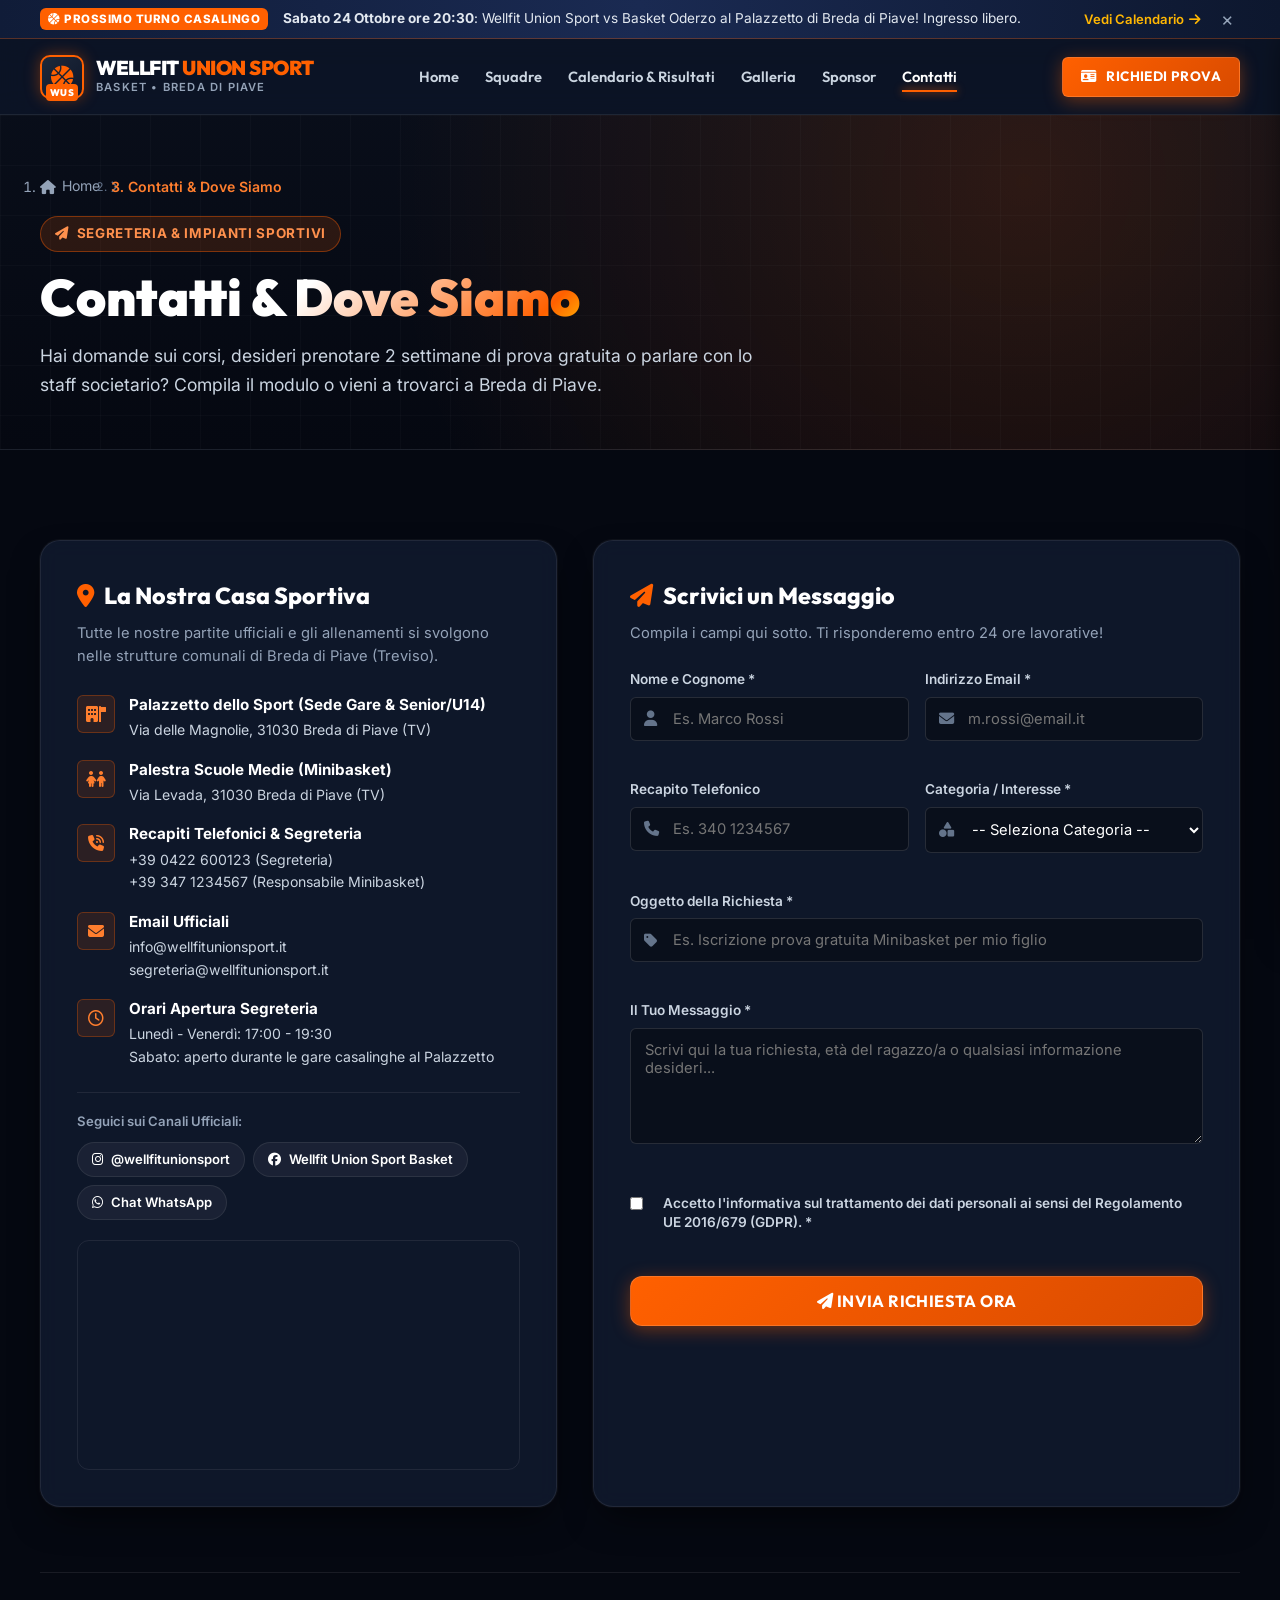
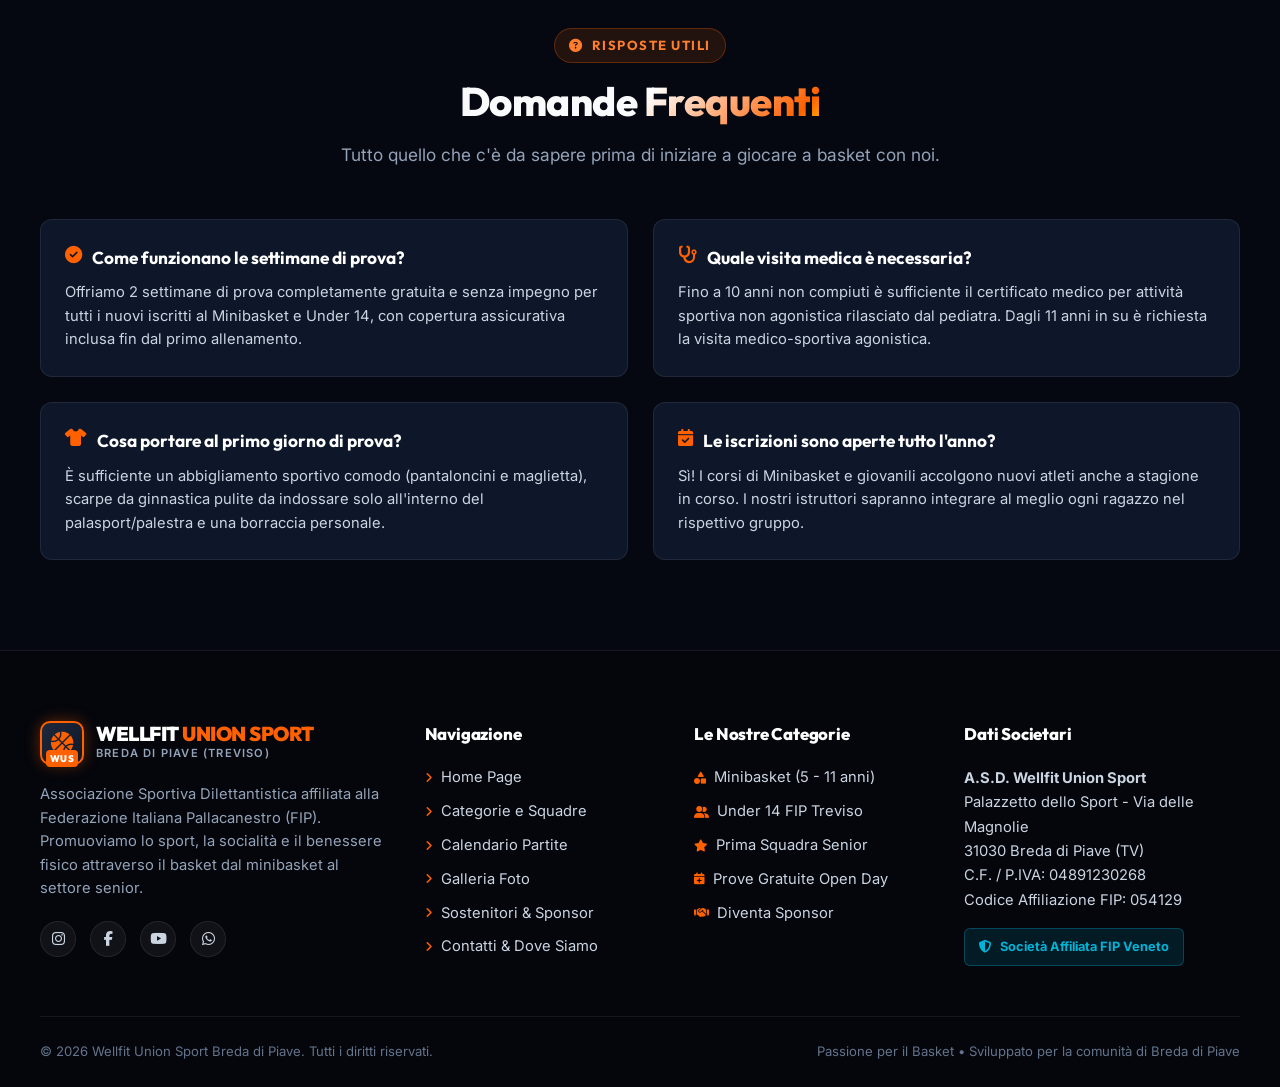
<file: contatti.html>
<!DOCTYPE html>
<html lang="it">
<head>
  <meta charset="UTF-8">
  <meta name="viewport" content="width=device-width, initial-scale=1.0">
  <title>Contatti & Dove Siamo | Wellfit Union Sport Basket Breda di Piave</title>
  <meta name="description" content="Contatta la Wellfit Union Sport Basket a Breda di Piave (Treviso). Prove gratuite minibasket e giovanili, orari segreteria, telefono e mappa palazzetto.">
  <meta name="keywords" content="Contatti Basket Breda di Piave, Palasport Breda di Piave, Prove Gratuite Minibasket Treviso, Iscrizioni Basket">
  
  <!-- Open Graph -->
  <meta property="og:title" content="Contatti & Dove Siamo | Wellfit Union Sport">
  <meta property="og:description" content="Vieni a trovarci al Palazzetto di Breda di Piave o richiedi 2 settimane di prova gratuita per i corsi di basket.">
  <meta property="og:type" content="website">
  <meta property="og:image" content="assets/images/hero_basket.jpg">

  <!-- Google Fonts: Outfit & Inter -->
  <link rel="preconnect" href="https://fonts.googleapis.com">
  <link rel="preconnect" href="https://fonts.gstatic.com" crossorigin>
  <link href="https://fonts.googleapis.com/css2?family=Inter:wght@300;400;500;600;700&family=Outfit:wght@500;600;700;800;900&display=swap" rel="stylesheet">

  <!-- FontAwesome Icons -->
  <link rel="stylesheet" href="https://cdnjs.cloudflare.com/ajax/libs/font-awesome/6.5.1/css/all.min.css" integrity="sha512-DTOQO9RWCH3ppGqcWaEA1BIZOC6xxalwEsw9c2QQeAIftl+Vegovlnee1c9QX4TctnWMn13TZye+giMm8e2LwA==" crossorigin="anonymous" referrerpolicy="no-referrer" />

  <!-- Main Stylesheet -->
  <link rel="stylesheet" href="css/style.css">
  <link rel="icon" href="data:image/svg+xml,<svg xmlns=%22http://www.w3.org/2000/svg%22 viewBox=%220 0 100 100%22><text y=%22.9em%22 font-size=%2290%22>🏀</text></svg>">
</head>
<body>

  <!-- Top Announcement Bar -->
  <div class="top-announcement-bar" id="announcementBar">
    <div class="container announcement-inner">
      <span class="announcement-badge"><i class="fa-solid fa-basketball fa-spin"></i> PROSSIMO TURNO CASALINGO</span>
      <p class="announcement-text">
        <strong>Sabato 24 Ottobre ore 20:30</strong>: Wellfit Union Sport vs Basket Oderzo al Palazzetto di Breda di Piave! Ingresso libero.
      </p>
      <a href="calendario.html" class="announcement-link">Vedi Calendario <i class="fa-solid fa-arrow-right"></i></a>
      <button class="announcement-close" id="closeAnnouncement" aria-label="Chiudi avviso">&times;</button>
    </div>
  </div>

  <!-- Main Navigation Bar -->
  <header class="site-header" id="mainHeader">
    <div class="container header-container">
      <a href="index.html" class="brand-logo" aria-label="Wellfit Union Sport Home">
        <div class="logo-shield">
          <i class="fa-solid fa-basketball logo-ball-icon"></i>
          <span class="logo-wings">WUS</span>
        </div>
        <div class="brand-text">
          <span class="brand-name">WELLFIT <span class="accent-color">UNION SPORT</span></span>
          <span class="brand-sub">BASKET • BREDA DI PIAVE</span>
        </div>
      </a>

      <!-- Desktop Nav -->
      <nav class="desktop-nav" aria-label="Navigazione principale">
        <ul class="nav-links">
          <li><a href="index.html" class="nav-link">Home</a></li>
          <li><a href="squadre.html" class="nav-link">Squadre</a></li>
          <li><a href="calendario.html" class="nav-link">Calendario & Risultati</a></li>
          <li><a href="galleria.html" class="nav-link">Galleria</a></li>
          <li><a href="sponsor.html" class="nav-link">Sponsor</a></li>
          <li><a href="contatti.html" class="nav-link active">Contatti</a></li>
        </ul>
      </nav>

      <div class="header-actions">
        <a href="contatti.html" class="btn btn-primary btn-sm header-cta">
          <i class="fa-solid fa-id-card"></i> Richiedi Prova
        </a>
        <button class="mobile-toggle-btn" id="mobileMenuBtn" aria-label="Apri menu navigazione">
          <span class="bar"></span>
          <span class="bar"></span>
          <span class="bar"></span>
        </button>
      </div>
    </div>

    <!-- Mobile Navigation Drawer -->
    <div class="mobile-drawer" id="mobileDrawer">
      <div class="mobile-drawer-header">
        <div class="brand-text">
          <span class="brand-name">WELLFIT <span class="accent-color">UNION SPORT</span></span>
          <span class="brand-sub">Breda di Piave (TV)</span>
        </div>
        <button class="drawer-close-btn" id="closeDrawerBtn" aria-label="Chiudi menu">&times;</button>
      </div>
      <ul class="mobile-nav-links">
        <li><a href="index.html" class="mobile-nav-link"><i class="fa-solid fa-house"></i> Home</a></li>
        <li><a href="squadre.html" class="mobile-nav-link"><i class="fa-solid fa-users"></i> Le Squadre</a></li>
        <li><a href="calendario.html" class="mobile-nav-link"><i class="fa-solid fa-calendar-days"></i> Calendario Partite</a></li>
        <li><a href="galleria.html" class="mobile-nav-link"><i class="fa-solid fa-images"></i> Galleria Foto</a></li>
        <li><a href="sponsor.html" class="mobile-nav-link"><i class="fa-solid fa-handshake"></i> I Nostri Sponsor</a></li>
        <li><a href="contatti.html" class="mobile-nav-link active"><i class="fa-solid fa-location-dot"></i> Dove Siamo & Contatti</a></li>
      </ul>
      <div class="mobile-drawer-footer">
        <a href="contatti.html" class="btn btn-primary btn-block">
          <i class="fa-solid fa-envelope"></i> Iscrizioni & Open Day
        </a>
        <div class="mobile-socials">
          <a href="https://instagram.com" target="_blank" rel="noopener" aria-label="Instagram"><i class="fa-brands fa-instagram"></i></a>
          <a href="https://facebook.com" target="_blank" rel="noopener" aria-label="Facebook"><i class="fa-brands fa-facebook-f"></i></a>
          <a href="https://youtube.com" target="_blank" rel="noopener" aria-label="YouTube"><i class="fa-brands fa-youtube"></i></a>
        </div>
      </div>
    </div>
    <div class="mobile-overlay" id="mobileOverlay"></div>
  </header>

  <main>
    <!-- Subpage Banner -->
    <section class="page-banner">
      <div class="container page-banner-inner">
        <nav class="breadcrumb-nav" aria-label="Percorso di navigazione">
          <ol class="breadcrumb-list">
            <li><a href="index.html"><i class="fa-solid fa-house"></i> Home</a></li>
            <li class="separator"><i class="fa-solid fa-chevron-right"></i></li>
            <li class="active">Contatti & Dove Siamo</li>
          </ol>
        </nav>
        <span class="page-banner-badge"><i class="fa-solid fa-paper-plane"></i> SEGRETERIA & IMPIANTI SPORTIVI</span>
        <h1 class="page-banner-title">Contatti & <span class="gradient-text">Dove Siamo</span></h1>
        <p class="page-banner-desc">
          Hai domande sui corsi, desideri prenotare 2 settimane di prova gratuita o parlare con lo staff societario? Compila il modulo o vieni a trovarci a Breda di Piave.
        </p>
      </div>
    </section>

    <!-- Contatti e Dove Siamo -->
    <section class="section section-contact" id="contatti">
      <div class="container">
        
        <div class="contact-layout-grid">
          <!-- Colonna Sinistra: Info Sede e Mappa -->
          <div class="contact-info-card">
            <h3 class="contact-card-title"><i class="fa-solid fa-location-dot"></i> La Nostra Casa Sportiva</h3>
            <p class="contact-intro">
              Tutte le nostre partite ufficiali e gli allenamenti si svolgono nelle strutture comunali di Breda di Piave (Treviso).
            </p>

            <div class="info-details-list">
              <div class="info-box">
                <div class="info-icon"><i class="fa-solid fa-building-flag"></i></div>
                <div class="info-content">
                  <strong>Palazzetto dello Sport (Sede Gare & Senior/U14)</strong>
                  <p>Via delle Magnolie, 31030 Breda di Piave (TV)</p>
                </div>
              </div>

              <div class="info-box">
                <div class="info-icon"><i class="fa-solid fa-children"></i></div>
                <div class="info-content">
                  <strong>Palestra Scuole Medie (Minibasket)</strong>
                  <p>Via Levada, 31030 Breda di Piave (TV)</p>
                </div>
              </div>

              <div class="info-box">
                <div class="info-icon"><i class="fa-solid fa-phone-volume"></i></div>
                <div class="info-content">
                  <strong>Recapiti Telefonici & Segreteria</strong>
                  <p><a href="tel:+390422600123">+39 0422 600123</a> (Segreteria)</p>
                  <p><a href="tel:+393471234567">+39 347 1234567</a> (Responsabile Minibasket)</p>
                </div>
              </div>

              <div class="info-box">
                <div class="info-icon"><i class="fa-solid fa-envelope"></i></div>
                <div class="info-content">
                  <strong>Email Ufficiali</strong>
                  <p><a href="mailto:info@wellfitunionsport.it">info@wellfitunionsport.it</a></p>
                  <p><a href="mailto:segreteria@wellfitunionsport.it">segreteria@wellfitunionsport.it</a></p>
                </div>
              </div>

              <div class="info-box">
                <div class="info-icon"><i class="fa-regular fa-clock"></i></div>
                <div class="info-content">
                  <strong>Orari Apertura Segreteria</strong>
                  <p>Lunedì - Venerdì: 17:00 - 19:30</p>
                  <p>Sabato: aperto durante le gare casalinghe al Palazzetto</p>
                </div>
              </div>
            </div>

            <!-- Social Links -->
            <div class="contact-socials-box">
              <span class="socials-label">Seguici sui Canali Ufficiali:</span>
              <div class="social-pills">
                <a href="https://instagram.com" target="_blank" rel="noopener" class="social-pill instagram">
                  <i class="fa-brands fa-instagram"></i> @wellfitunionsport
                </a>
                <a href="https://facebook.com" target="_blank" rel="noopener" class="social-pill facebook">
                  <i class="fa-brands fa-facebook"></i> Wellfit Union Sport Basket
                </a>
                <a href="https://wa.me/393471234567" target="_blank" rel="noopener" class="social-pill whatsapp">
                  <i class="fa-brands fa-whatsapp"></i> Chat WhatsApp
                </a>
              </div>
            </div>

            <!-- Embedded Interactive Map -->
            <div class="map-embed-container">
              <iframe 
                src="https://www.google.com/maps/embed?pb=!1m18!1m12!1m3!1d11153.250482598377!2d12.32185637651036!3d45.720815967057034!2m3!1f0!2f0!3f0!3m2!1i1024!2i768!4f13.1!3m3!1m2!1s0x4779354026dc822d%3A0xe54d9c7927db83ca!2s31030%20Breda%20di%20Piave%20TV!5e0!3m2!1sit!2sit!4v1710777600000!5m2!1sit!2sit" 
                width="100%" 
                height="220" 
                style="border:0; border-radius: 12px;" 
                allowfullscreen="" 
                loading="lazy" 
                referrerpolicy="no-referrer-when-downgrade"
                title="Mappa Sede Wellfit Union Sport Breda di Piave">
              </iframe>
            </div>
          </div>

          <!-- Colonna Destra: Modulo di Contatto Rapido -->
          <div class="contact-form-card">
            <h3 class="contact-card-title"><i class="fa-solid fa-paper-plane"></i> Scrivici un Messaggio</h3>
            <p class="contact-intro">
              Compila i campi qui sotto. Ti risponderemo entro 24 ore lavorative!
            </p>

            <form id="contactForm" class="custom-contact-form" novalidate>
              <div class="form-row">
                <div class="form-group">
                  <label for="userName">Nome e Cognome *</label>
                  <div class="input-wrap">
                    <i class="fa-solid fa-user input-icon"></i>
                    <input type="text" id="userName" name="name" required placeholder="Es. Marco Rossi">
                  </div>
                  <span class="field-error" id="nameError"></span>
                </div>
                <div class="form-group">
                  <label for="userEmail">Indirizzo Email *</label>
                  <div class="input-wrap">
                    <i class="fa-solid fa-envelope input-icon"></i>
                    <input type="email" id="userEmail" name="email" required placeholder="m.rossi@email.it">
                  </div>
                  <span class="field-error" id="emailError"></span>
                </div>
              </div>

              <div class="form-row">
                <div class="form-group">
                  <label for="userPhone">Recapito Telefonico</label>
                  <div class="input-wrap">
                    <i class="fa-solid fa-phone input-icon"></i>
                    <input type="tel" id="userPhone" name="phone" placeholder="Es. 340 1234567">
                  </div>
                </div>
                <div class="form-group">
                  <label for="userCategory">Categoria / Interesse *</label>
                  <div class="input-wrap">
                    <i class="fa-solid fa-shapes input-icon"></i>
                    <select id="userCategory" name="category" required>
                      <option value="">-- Seleziona Categoria --</option>
                      <option value="minibasket">Minibasket (5 - 11 anni)</option>
                      <option value="under14">Under 14 Giovanile (12 - 14 anni)</option>
                      <option value="senior">Prima Squadra Senior</option>
                      <option value="prova">Richiesta Prova Gratuita Open Day</option>
                      <option value="sponsor">Diventa Sponsor / Partner</option>
                      <option value="altro">Informazioni Generali</option>
                    </select>
                  </div>
                  <span class="field-error" id="categoryError"></span>
                </div>
              </div>

              <div class="form-group">
                <label for="userSubject">Oggetto della Richiesta *</label>
                <div class="input-wrap">
                  <i class="fa-solid fa-tag input-icon"></i>
                  <input type="text" id="userSubject" name="subject" required placeholder="Es. Iscrizione prova gratuita Minibasket per mio figlio">
                </div>
                <span class="field-error" id="subjectError"></span>
              </div>

              <div class="form-group">
                <label for="userMessage">Il Tuo Messaggio *</label>
                <div class="input-wrap textarea-wrap">
                  <textarea id="userMessage" name="message" rows="5" required placeholder="Scrivi qui la tua richiesta, età del ragazzo/a o qualsiasi informazione desideri..."></textarea>
                </div>
                <span class="field-error" id="messageError"></span>
              </div>

              <div class="form-group privacy-group">
                <label class="checkbox-container">
                  <input type="checkbox" id="userPrivacy" name="privacy" required>
                  <span class="checkmark"></span>
                  <span class="privacy-text">
                    Accetto l'informativa sul trattamento dei dati personali ai sensi del Regolamento UE 2016/679 (GDPR). *
                  </span>
                </label>
                <span class="field-error" id="privacyError"></span>
              </div>

              <button type="submit" class="btn btn-primary btn-block submit-btn" id="submitContactBtn">
                <span class="btn-text"><i class="fa-solid fa-paper-plane"></i> Invia Richiesta Ora</span>
                <span class="btn-spinner hidden"><i class="fa-solid fa-circle-notch fa-spin"></i> Invio in corso...</span>
              </button>

              <div class="form-feedback hidden" id="formFeedback"></div>
            </form>
          </div>
        </div>

        <!-- Sezione FAQ -->
        <div class="faq-section">
          <div class="section-header text-center">
            <span class="section-badge"><i class="fa-solid fa-circle-question"></i> RISPOSTE UTILI</span>
            <h3 class="section-title">Domande <span class="gradient-text">Frequenti</span></h3>
            <p class="section-description">
              Tutto quello che c'è da sapere prima di iniziare a giocare a basket con noi.
            </p>
          </div>

          <div class="faq-grid">
            <div class="faq-item">
              <h4><i class="fa-solid fa-circle-check"></i> Come funzionano le settimane di prova?</h4>
              <p>Offriamo 2 settimane di prova completamente gratuita e senza impegno per tutti i nuovi iscritti al Minibasket e Under 14, con copertura assicurativa inclusa fin dal primo allenamento.</p>
            </div>
            <div class="faq-item">
              <h4><i class="fa-solid fa-stethoscope"></i> Quale visita medica è necessaria?</h4>
              <p>Fino a 10 anni non compiuti è sufficiente il certificato medico per attività sportiva non agonistica rilasciato dal pediatra. Dagli 11 anni in su è richiesta la visita medico-sportiva agonistica.</p>
            </div>
            <div class="faq-item">
              <h4><i class="fa-solid fa-shirt"></i> Cosa portare al primo giorno di prova?</h4>
              <p>È sufficiente un abbigliamento sportivo comodo (pantaloncini e maglietta), scarpe da ginnastica pulite da indossare solo all'interno del palasport/palestra e una borraccia personale.</p>
            </div>
            <div class="faq-item">
              <h4><i class="fa-solid fa-calendar-check"></i> Le iscrizioni sono aperte tutto l'anno?</h4>
              <p>Sì! I corsi di Minibasket e giovanili accolgono nuovi atleti anche a stagione in corso. I nostri istruttori sapranno integrare al meglio ogni ragazzo nel rispettivo gruppo.</p>
            </div>
          </div>
        </div>

      </div>
    </section>
  </main>

  <!-- Footer -->
  <footer class="site-footer">
    <div class="container">
      <div class="footer-top-grid">
        <div class="footer-col footer-about">
          <div class="brand-logo footer-logo">
            <div class="logo-shield">
              <i class="fa-solid fa-basketball logo-ball-icon"></i>
              <span class="logo-wings">WUS</span>
            </div>
            <div class="brand-text">
              <span class="brand-name">WELLFIT <span class="accent-color">UNION SPORT</span></span>
              <span class="brand-sub">BREDA DI PIAVE (TREVISO)</span>
            </div>
          </div>
          <p class="footer-desc">
            Associazione Sportiva Dilettantistica affiliata alla Federazione Italiana Pallacanestro (FIP). Promuoviamo lo sport, la socialità e il benessere fisico attraverso il basket dal minibasket al settore senior.
          </p>
          <div class="footer-social-icons">
            <a href="https://instagram.com" target="_blank" rel="noopener" aria-label="Instagram"><i class="fa-brands fa-instagram"></i></a>
            <a href="https://facebook.com" target="_blank" rel="noopener" aria-label="Facebook"><i class="fa-brands fa-facebook-f"></i></a>
            <a href="https://youtube.com" target="_blank" rel="noopener" aria-label="YouTube"><i class="fa-brands fa-youtube"></i></a>
            <a href="https://wa.me/393471234567" target="_blank" rel="noopener" aria-label="WhatsApp"><i class="fa-brands fa-whatsapp"></i></a>
          </div>
        </div>

        <div class="footer-col">
          <h4 class="footer-title">Navigazione</h4>
          <ul class="footer-links">
            <li><a href="index.html"><i class="fa-solid fa-angle-right"></i> Home Page</a></li>
            <li><a href="squadre.html"><i class="fa-solid fa-angle-right"></i> Categorie e Squadre</a></li>
            <li><a href="calendario.html"><i class="fa-solid fa-angle-right"></i> Calendario Partite</a></li>
            <li><a href="galleria.html"><i class="fa-solid fa-angle-right"></i> Galleria Foto</a></li>
            <li><a href="sponsor.html"><i class="fa-solid fa-angle-right"></i> Sostenitori & Sponsor</a></li>
            <li><a href="contatti.html"><i class="fa-solid fa-angle-right"></i> Contatti & Dove Siamo</a></li>
          </ul>
        </div>

        <div class="footer-col">
          <h4 class="footer-title">Le Nostre Categorie</h4>
          <ul class="footer-links">
            <li><a href="squadre.html" class="cta-preselect" data-category-select="minibasket"><i class="fa-solid fa-shapes"></i> Minibasket (5 - 11 anni)</a></li>
            <li><a href="squadre.html" class="cta-preselect" data-category-select="under14"><i class="fa-solid fa-user-group"></i> Under 14 FIP Treviso</a></li>
            <li><a href="squadre.html" class="cta-preselect" data-category-select="senior"><i class="fa-solid fa-star"></i> Prima Squadra Senior</a></li>
            <li><a href="contatti.html"><i class="fa-solid fa-calendar-plus"></i> Prove Gratuite Open Day</a></li>
            <li><a href="sponsor.html"><i class="fa-solid fa-handshake"></i> Diventa Sponsor</a></li>
          </ul>
        </div>

        <div class="footer-col">
          <h4 class="footer-title">Dati Societari</h4>
          <p class="footer-tax-info">
            <strong>A.S.D. Wellfit Union Sport</strong><br>
            Palazzetto dello Sport - Via delle Magnolie<br>
            31030 Breda di Piave (TV)<br>
            C.F. / P.IVA: 04891230268<br>
            Codice Affiliazione FIP: 054129
          </p>
          <div class="fip-logo-badge">
            <i class="fa-solid fa-shield-halved"></i> Società Affiliata FIP Veneto
          </div>
        </div>
      </div>

      <div class="footer-bottom-bar">
        <p>&copy; 2026 Wellfit Union Sport Breda di Piave. Tutti i diritti riservati.</p>
        <p class="footer-credits">
          Passione per il Basket • Sviluppato per la comunità di Breda di Piave
        </p>
      </div>
    </div>
  </footer>

  <!-- Toast Notification System -->
  <div class="toast-container" id="toastContainer"></div>

  <!-- Back to top button -->
  <button class="back-to-top" id="backToTopBtn" aria-label="Torna su">
    <i class="fa-solid fa-arrow-up"></i>
  </button>

  <!-- JavaScript Script -->
  <script src="js/main.js"></script>
</body>
</html>
</file>
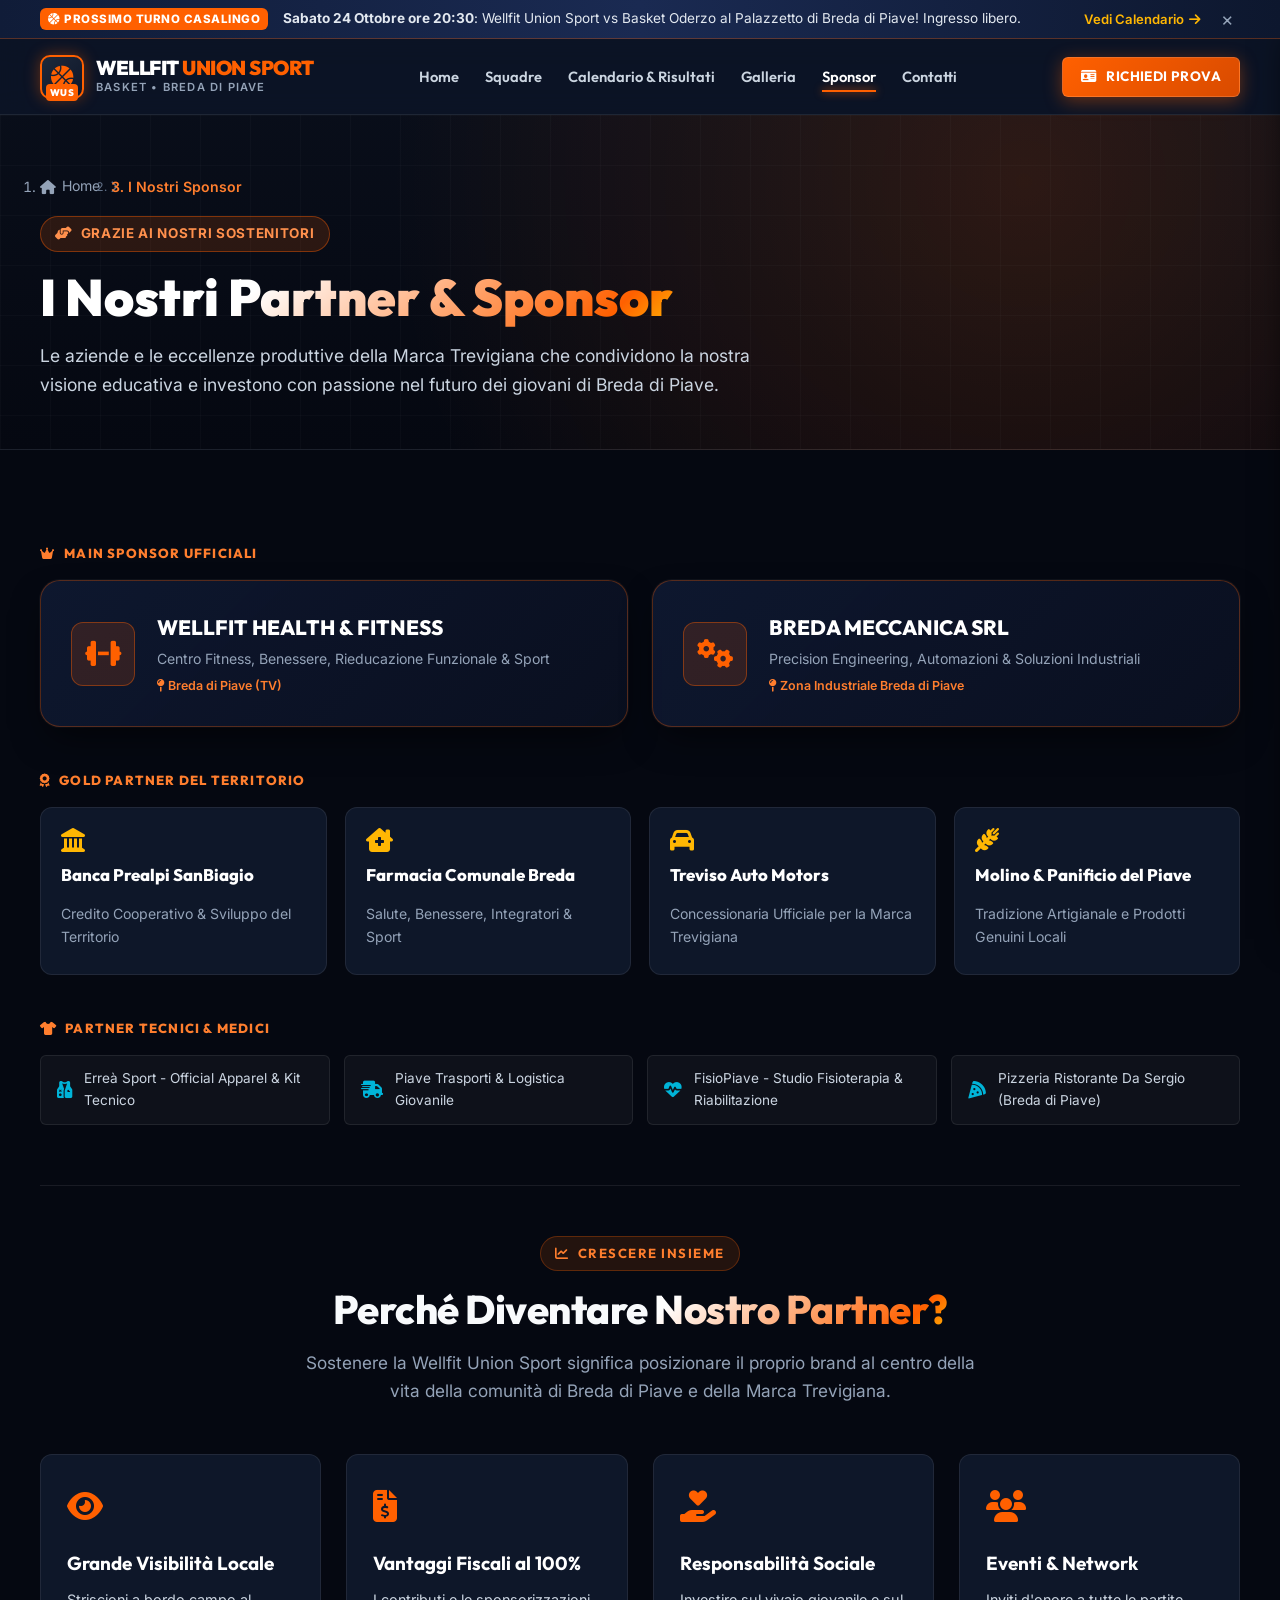
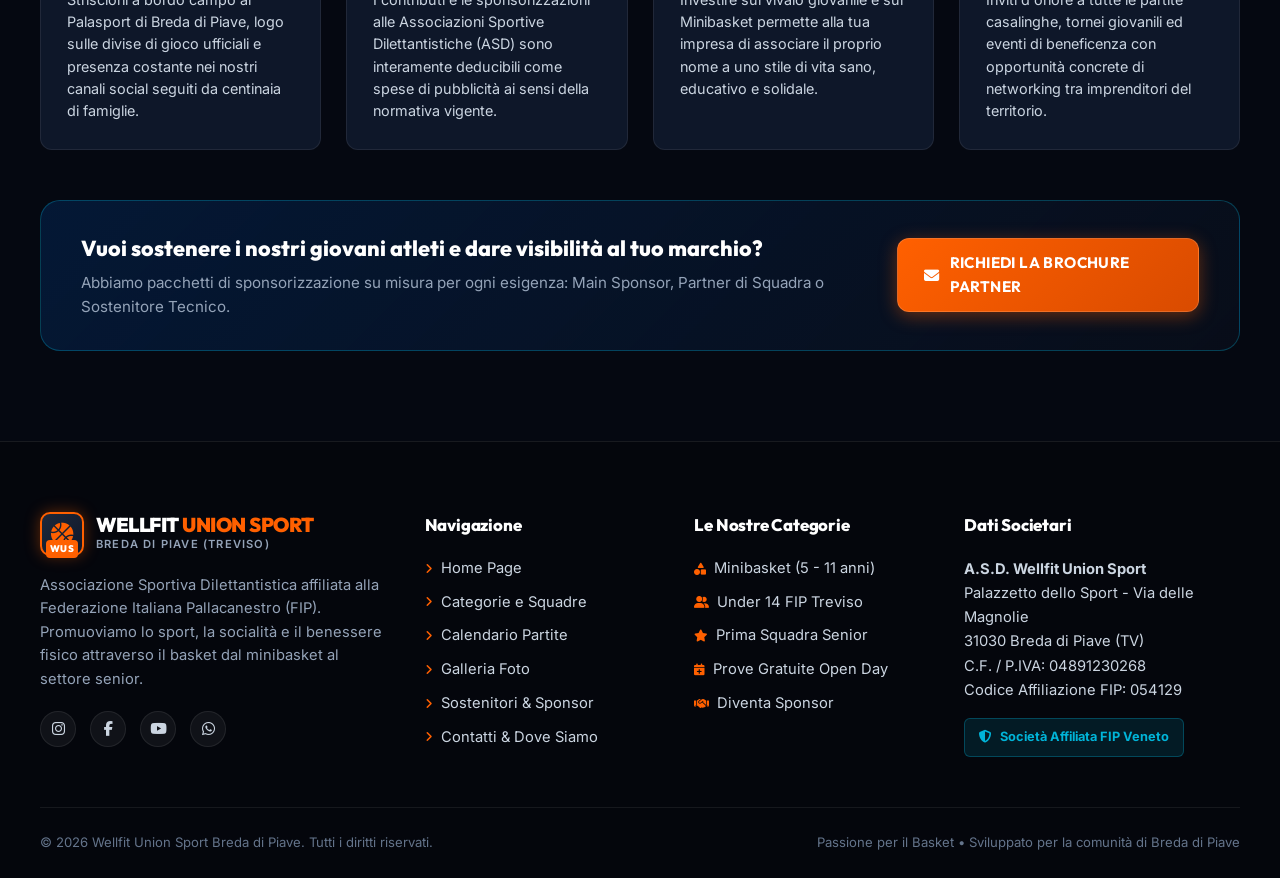
<file: sponsor.html>
<!DOCTYPE html>
<html lang="it">
<head>
  <meta charset="UTF-8">
  <meta name="viewport" content="width=device-width, initial-scale=1.0">
  <title>I Nostri Sponsor & Partner | Wellfit Union Sport Basket Breda di Piave</title>
  <meta name="description" content="Scopri i partner e gli sponsor ufficiali della Wellfit Union Sport a Breda di Piave (Treviso). Le aziende che sostengono il basket giovanile e i valori dello sport.">
  <meta name="keywords" content="Sponsor Basket Breda di Piave, Partner Wellfit Union Sport, Sponsorizzazioni Sportive Treviso, Basket Veneto">
  
  <!-- Open Graph -->
  <meta property="og:title" content="I Nostri Sponsor & Partner | Wellfit Union Sport">
  <meta property="og:description" content="Le realtà produttive e commerciali che investono nei giovani atleti e nella pallacanestro a Breda di Piave. Diventa partner.">
  <meta property="og:type" content="website">
  <meta property="og:image" content="assets/images/hero_basket.jpg">

  <!-- Google Fonts: Outfit & Inter -->
  <link rel="preconnect" href="https://fonts.googleapis.com">
  <link rel="preconnect" href="https://fonts.gstatic.com" crossorigin>
  <link href="https://fonts.googleapis.com/css2?family=Inter:wght@300;400;500;600;700&family=Outfit:wght@500;600;700;800;900&display=swap" rel="stylesheet">

  <!-- FontAwesome Icons -->
  <link rel="stylesheet" href="https://cdnjs.cloudflare.com/ajax/libs/font-awesome/6.5.1/css/all.min.css" integrity="sha512-DTOQO9RWCH3ppGqcWaEA1BIZOC6xxalwEsw9c2QQeAIftl+Vegovlnee1c9QX4TctnWMn13TZye+giMm8e2LwA==" crossorigin="anonymous" referrerpolicy="no-referrer" />

  <!-- Main Stylesheet -->
  <link rel="stylesheet" href="css/style.css">
  <link rel="icon" href="data:image/svg+xml,<svg xmlns=%22http://www.w3.org/2000/svg%22 viewBox=%220 0 100 100%22><text y=%22.9em%22 font-size=%2290%22>🏀</text></svg>">
</head>
<body>

  <!-- Top Announcement Bar -->
  <div class="top-announcement-bar" id="announcementBar">
    <div class="container announcement-inner">
      <span class="announcement-badge"><i class="fa-solid fa-basketball fa-spin"></i> PROSSIMO TURNO CASALINGO</span>
      <p class="announcement-text">
        <strong>Sabato 24 Ottobre ore 20:30</strong>: Wellfit Union Sport vs Basket Oderzo al Palazzetto di Breda di Piave! Ingresso libero.
      </p>
      <a href="calendario.html" class="announcement-link">Vedi Calendario <i class="fa-solid fa-arrow-right"></i></a>
      <button class="announcement-close" id="closeAnnouncement" aria-label="Chiudi avviso">&times;</button>
    </div>
  </div>

  <!-- Main Navigation Bar -->
  <header class="site-header" id="mainHeader">
    <div class="container header-container">
      <a href="index.html" class="brand-logo" aria-label="Wellfit Union Sport Home">
        <div class="logo-shield">
          <i class="fa-solid fa-basketball logo-ball-icon"></i>
          <span class="logo-wings">WUS</span>
        </div>
        <div class="brand-text">
          <span class="brand-name">WELLFIT <span class="accent-color">UNION SPORT</span></span>
          <span class="brand-sub">BASKET • BREDA DI PIAVE</span>
        </div>
      </a>

      <!-- Desktop Nav -->
      <nav class="desktop-nav" aria-label="Navigazione principale">
        <ul class="nav-links">
          <li><a href="index.html" class="nav-link">Home</a></li>
          <li><a href="squadre.html" class="nav-link">Squadre</a></li>
          <li><a href="calendario.html" class="nav-link">Calendario & Risultati</a></li>
          <li><a href="galleria.html" class="nav-link">Galleria</a></li>
          <li><a href="sponsor.html" class="nav-link active">Sponsor</a></li>
          <li><a href="contatti.html" class="nav-link">Contatti</a></li>
        </ul>
      </nav>

      <div class="header-actions">
        <a href="contatti.html" class="btn btn-primary btn-sm header-cta">
          <i class="fa-solid fa-id-card"></i> Richiedi Prova
        </a>
        <button class="mobile-toggle-btn" id="mobileMenuBtn" aria-label="Apri menu navigazione">
          <span class="bar"></span>
          <span class="bar"></span>
          <span class="bar"></span>
        </button>
      </div>
    </div>

    <!-- Mobile Navigation Drawer -->
    <div class="mobile-drawer" id="mobileDrawer">
      <div class="mobile-drawer-header">
        <div class="brand-text">
          <span class="brand-name">WELLFIT <span class="accent-color">UNION SPORT</span></span>
          <span class="brand-sub">Breda di Piave (TV)</span>
        </div>
        <button class="drawer-close-btn" id="closeDrawerBtn" aria-label="Chiudi menu">&times;</button>
      </div>
      <ul class="mobile-nav-links">
        <li><a href="index.html" class="mobile-nav-link"><i class="fa-solid fa-house"></i> Home</a></li>
        <li><a href="squadre.html" class="mobile-nav-link"><i class="fa-solid fa-users"></i> Le Squadre</a></li>
        <li><a href="calendario.html" class="mobile-nav-link"><i class="fa-solid fa-calendar-days"></i> Calendario Partite</a></li>
        <li><a href="galleria.html" class="mobile-nav-link"><i class="fa-solid fa-images"></i> Galleria Foto</a></li>
        <li><a href="sponsor.html" class="mobile-nav-link active"><i class="fa-solid fa-handshake"></i> I Nostri Sponsor</a></li>
        <li><a href="contatti.html" class="mobile-nav-link"><i class="fa-solid fa-location-dot"></i> Dove Siamo & Contatti</a></li>
      </ul>
      <div class="mobile-drawer-footer">
        <a href="contatti.html" class="btn btn-primary btn-block">
          <i class="fa-solid fa-envelope"></i> Iscrizioni & Open Day
        </a>
        <div class="mobile-socials">
          <a href="https://instagram.com" target="_blank" rel="noopener" aria-label="Instagram"><i class="fa-brands fa-instagram"></i></a>
          <a href="https://facebook.com" target="_blank" rel="noopener" aria-label="Facebook"><i class="fa-brands fa-facebook-f"></i></a>
          <a href="https://youtube.com" target="_blank" rel="noopener" aria-label="YouTube"><i class="fa-brands fa-youtube"></i></a>
        </div>
      </div>
    </div>
    <div class="mobile-overlay" id="mobileOverlay"></div>
  </header>

  <main>
    <!-- Subpage Banner -->
    <section class="page-banner">
      <div class="container page-banner-inner">
        <nav class="breadcrumb-nav" aria-label="Percorso di navigazione">
          <ol class="breadcrumb-list">
            <li><a href="index.html"><i class="fa-solid fa-house"></i> Home</a></li>
            <li class="separator"><i class="fa-solid fa-chevron-right"></i></li>
            <li class="active">I Nostri Sponsor</li>
          </ol>
        </nav>
        <span class="page-banner-badge"><i class="fa-solid fa-handshake-angle"></i> GRAZIE AI NOSTRI SOSTENITORI</span>
        <h1 class="page-banner-title">I Nostri <span class="gradient-text">Partner & Sponsor</span></h1>
        <p class="page-banner-desc">
          Le aziende e le eccellenze produttive della Marca Trevigiana che condividono la nostra visione educativa e investono con passione nel futuro dei giovani di Breda di Piave.
        </p>
      </div>
    </section>

    <!-- Spazi per Sponsor e Partner -->
    <section class="section section-sponsors" id="sponsor">
      <div class="container">
        
        <!-- Main Sponsor -->
        <div class="sponsor-tier-wrapper main-tier">
          <span class="sponsor-tier-label"><i class="fa-solid fa-crown"></i> MAIN SPONSOR UFFICIALI</span>
          <div class="sponsors-grid main-grid">
            <div class="sponsor-card primary-sponsor">
              <div class="sponsor-card-inner">
                <div class="sponsor-logo-emblem"><i class="fa-solid fa-dumbbell"></i></div>
                <div class="sponsor-info">
                  <h4 class="sponsor-brand">WELLFIT HEALTH & FITNESS</h4>
                  <span class="sponsor-type">Centro Fitness, Benessere, Rieducazione Funzionale & Sport</span>
                  <span class="sponsor-loc"><i class="fa-solid fa-map-pin"></i> Breda di Piave (TV)</span>
                </div>
              </div>
            </div>
            <div class="sponsor-card primary-sponsor">
              <div class="sponsor-card-inner">
                <div class="sponsor-logo-emblem"><i class="fa-solid fa-gears"></i></div>
                <div class="sponsor-info">
                  <h4 class="sponsor-brand">BREDA MECCANICA SRL</h4>
                  <span class="sponsor-type">Precision Engineering, Automazioni & Soluzioni Industriali</span>
                  <span class="sponsor-loc"><i class="fa-solid fa-map-pin"></i> Zona Industriale Breda di Piave</span>
                </div>
              </div>
            </div>
          </div>
        </div>

        <!-- Gold Sponsor -->
        <div class="sponsor-tier-wrapper gold-tier">
          <span class="sponsor-tier-label"><i class="fa-solid fa-award"></i> GOLD PARTNER DEL TERRITORIO</span>
          <div class="sponsors-grid gold-grid">
            <div class="sponsor-card">
              <div class="sponsor-card-inner">
                <i class="fa-solid fa-landmark sponsor-sub-icon"></i>
                <h5 class="sponsor-brand">Banca Prealpi SanBiagio</h5>
                <span class="sponsor-type">Credito Cooperativo & Sviluppo del Territorio</span>
              </div>
            </div>
            <div class="sponsor-card">
              <div class="sponsor-card-inner">
                <i class="fa-solid fa-house-chimney-medical sponsor-sub-icon"></i>
                <h5 class="sponsor-brand">Farmacia Comunale Breda</h5>
                <span class="sponsor-type">Salute, Benessere, Integratori & Sport</span>
              </div>
            </div>
            <div class="sponsor-card">
              <div class="sponsor-card-inner">
                <i class="fa-solid fa-car sponsor-sub-icon"></i>
                <h5 class="sponsor-brand">Treviso Auto Motors</h5>
                <span class="sponsor-type">Concessionaria Ufficiale per la Marca Trevigiana</span>
              </div>
            </div>
            <div class="sponsor-card">
              <div class="sponsor-card-inner">
                <i class="fa-solid fa-wheat-awn sponsor-sub-icon"></i>
                <h5 class="sponsor-brand">Molino & Panificio del Piave</h5>
                <span class="sponsor-type">Tradizione Artigianale e Prodotti Genuini Locali</span>
              </div>
            </div>
          </div>
        </div>

        <!-- Technical Partners -->
        <div class="sponsor-tier-wrapper technical-tier">
          <span class="sponsor-tier-label"><i class="fa-solid fa-shirt"></i> PARTNER TECNICI & MEDICI</span>
          <div class="sponsors-grid tech-grid">
            <div class="sponsor-badge-item">
              <i class="fa-solid fa-vest-patches"></i>
              <span>Erreà Sport - Official Apparel & Kit Tecnico</span>
            </div>
            <div class="sponsor-badge-item">
              <i class="fa-solid fa-truck-fast"></i>
              <span>Piave Trasporti & Logistica Giovanile</span>
            </div>
            <div class="sponsor-badge-item">
              <i class="fa-solid fa-heart-pulse"></i>
              <span>FisioPiave - Studio Fisioterapia & Riabilitazione</span>
            </div>
            <div class="sponsor-badge-item">
              <i class="fa-solid fa-pizza-slice"></i>
              <span>Pizzeria Ristorante Da Sergio (Breda di Piave)</span>
            </div>
          </div>
        </div>

        <!-- Vantaggi per i Partner Commerciali -->
        <div class="sponsor-benefits-section">
          <div class="section-header text-center">
            <span class="section-badge"><i class="fa-solid fa-chart-line"></i> CRESCERE INSIEME</span>
            <h3 class="section-title">Perché Diventare <span class="gradient-text">Nostro Partner?</span></h3>
            <p class="section-description">
              Sostenere la Wellfit Union Sport significa posizionare il proprio brand al centro della vita della comunità di Breda di Piave e della Marca Trevigiana.
            </p>
          </div>

          <div class="sponsor-benefits-grid">
            <div class="sponsor-benefit-card">
              <div class="benefit-icon"><i class="fa-solid fa-eye"></i></div>
              <h4>Grande Visibilità Locale</h4>
              <p>Striscioni a bordo campo al Palasport di Breda di Piave, logo sulle divise di gioco ufficiali e presenza costante nei nostri canali social seguiti da centinaia di famiglie.</p>
            </div>
            <div class="sponsor-benefit-card">
              <div class="benefit-icon"><i class="fa-solid fa-file-invoice-dollar"></i></div>
              <h4>Vantaggi Fiscali al 100%</h4>
              <p>I contributi e le sponsorizzazioni alle Associazioni Sportive Dilettantistiche (ASD) sono interamente deducibili come spese di pubblicità ai sensi della normativa vigente.</p>
            </div>
            <div class="sponsor-benefit-card">
              <div class="benefit-icon"><i class="fa-solid fa-hand-holding-heart"></i></div>
              <h4>Responsabilità Sociale</h4>
              <p>Investire sul vivaio giovanile e sul Minibasket permette alla tua impresa di associare il proprio nome a uno stile di vita sano, educativo e solidale.</p>
            </div>
            <div class="sponsor-benefit-card">
              <div class="benefit-icon"><i class="fa-solid fa-users"></i></div>
              <h4>Eventi & Network</h4>
              <p>Inviti d'onore a tutte le partite casalinghe, tornei giovanili ed eventi di beneficenza con opportunità concrete di networking tra imprenditori del territorio.</p>
            </div>
          </div>
        </div>

        <!-- Sponsor CTA Box -->
        <div class="sponsor-callout-box" style="margin-top: 50px;">
          <div class="callout-text">
            <h3>Vuoi sostenere i nostri giovani atleti e dare visibilità al tuo marchio?</h3>
            <p>Abbiamo pacchetti di sponsorizzazione su misura per ogni esigenza: Main Sponsor, Partner di Squadra o Sostenitore Tecnico.</p>
          </div>
          <a href="contatti.html?category=sponsor" class="btn btn-primary btn-md"><i class="fa-solid fa-envelope"></i> Richiedi la Brochure Partner</a>
        </div>

      </div>
    </section>
  </main>

  <!-- Footer -->
  <footer class="site-footer">
    <div class="container">
      <div class="footer-top-grid">
        <div class="footer-col footer-about">
          <div class="brand-logo footer-logo">
            <div class="logo-shield">
              <i class="fa-solid fa-basketball logo-ball-icon"></i>
              <span class="logo-wings">WUS</span>
            </div>
            <div class="brand-text">
              <span class="brand-name">WELLFIT <span class="accent-color">UNION SPORT</span></span>
              <span class="brand-sub">BREDA DI PIAVE (TREVISO)</span>
            </div>
          </div>
          <p class="footer-desc">
            Associazione Sportiva Dilettantistica affiliata alla Federazione Italiana Pallacanestro (FIP). Promuoviamo lo sport, la socialità e il benessere fisico attraverso il basket dal minibasket al settore senior.
          </p>
          <div class="footer-social-icons">
            <a href="https://instagram.com" target="_blank" rel="noopener" aria-label="Instagram"><i class="fa-brands fa-instagram"></i></a>
            <a href="https://facebook.com" target="_blank" rel="noopener" aria-label="Facebook"><i class="fa-brands fa-facebook-f"></i></a>
            <a href="https://youtube.com" target="_blank" rel="noopener" aria-label="YouTube"><i class="fa-brands fa-youtube"></i></a>
            <a href="https://wa.me/393471234567" target="_blank" rel="noopener" aria-label="WhatsApp"><i class="fa-brands fa-whatsapp"></i></a>
          </div>
        </div>

        <div class="footer-col">
          <h4 class="footer-title">Navigazione</h4>
          <ul class="footer-links">
            <li><a href="index.html"><i class="fa-solid fa-angle-right"></i> Home Page</a></li>
            <li><a href="squadre.html"><i class="fa-solid fa-angle-right"></i> Categorie e Squadre</a></li>
            <li><a href="calendario.html"><i class="fa-solid fa-angle-right"></i> Calendario Partite</a></li>
            <li><a href="galleria.html"><i class="fa-solid fa-angle-right"></i> Galleria Foto</a></li>
            <li><a href="sponsor.html"><i class="fa-solid fa-angle-right"></i> Sostenitori & Sponsor</a></li>
            <li><a href="contatti.html"><i class="fa-solid fa-angle-right"></i> Contatti & Dove Siamo</a></li>
          </ul>
        </div>

        <div class="footer-col">
          <h4 class="footer-title">Le Nostre Categorie</h4>
          <ul class="footer-links">
            <li><a href="squadre.html" class="cta-preselect" data-category-select="minibasket"><i class="fa-solid fa-shapes"></i> Minibasket (5 - 11 anni)</a></li>
            <li><a href="squadre.html" class="cta-preselect" data-category-select="under14"><i class="fa-solid fa-user-group"></i> Under 14 FIP Treviso</a></li>
            <li><a href="squadre.html" class="cta-preselect" data-category-select="senior"><i class="fa-solid fa-star"></i> Prima Squadra Senior</a></li>
            <li><a href="contatti.html"><i class="fa-solid fa-calendar-plus"></i> Prove Gratuite Open Day</a></li>
            <li><a href="sponsor.html"><i class="fa-solid fa-handshake"></i> Diventa Sponsor</a></li>
          </ul>
        </div>

        <div class="footer-col">
          <h4 class="footer-title">Dati Societari</h4>
          <p class="footer-tax-info">
            <strong>A.S.D. Wellfit Union Sport</strong><br>
            Palazzetto dello Sport - Via delle Magnolie<br>
            31030 Breda di Piave (TV)<br>
            C.F. / P.IVA: 04891230268<br>
            Codice Affiliazione FIP: 054129
          </p>
          <div class="fip-logo-badge">
            <i class="fa-solid fa-shield-halved"></i> Società Affiliata FIP Veneto
          </div>
        </div>
      </div>

      <div class="footer-bottom-bar">
        <p>&copy; 2026 Wellfit Union Sport Breda di Piave. Tutti i diritti riservati.</p>
        <p class="footer-credits">
          Passione per il Basket • Sviluppato per la comunità di Breda di Piave
        </p>
      </div>
    </div>
  </footer>

  <!-- Toast Notification System -->
  <div class="toast-container" id="toastContainer"></div>

  <!-- Back to top button -->
  <button class="back-to-top" id="backToTopBtn" aria-label="Torna su">
    <i class="fa-solid fa-arrow-up"></i>
  </button>

  <!-- JavaScript Script -->
  <script src="js/main.js"></script>
</body>
</html>
</file>
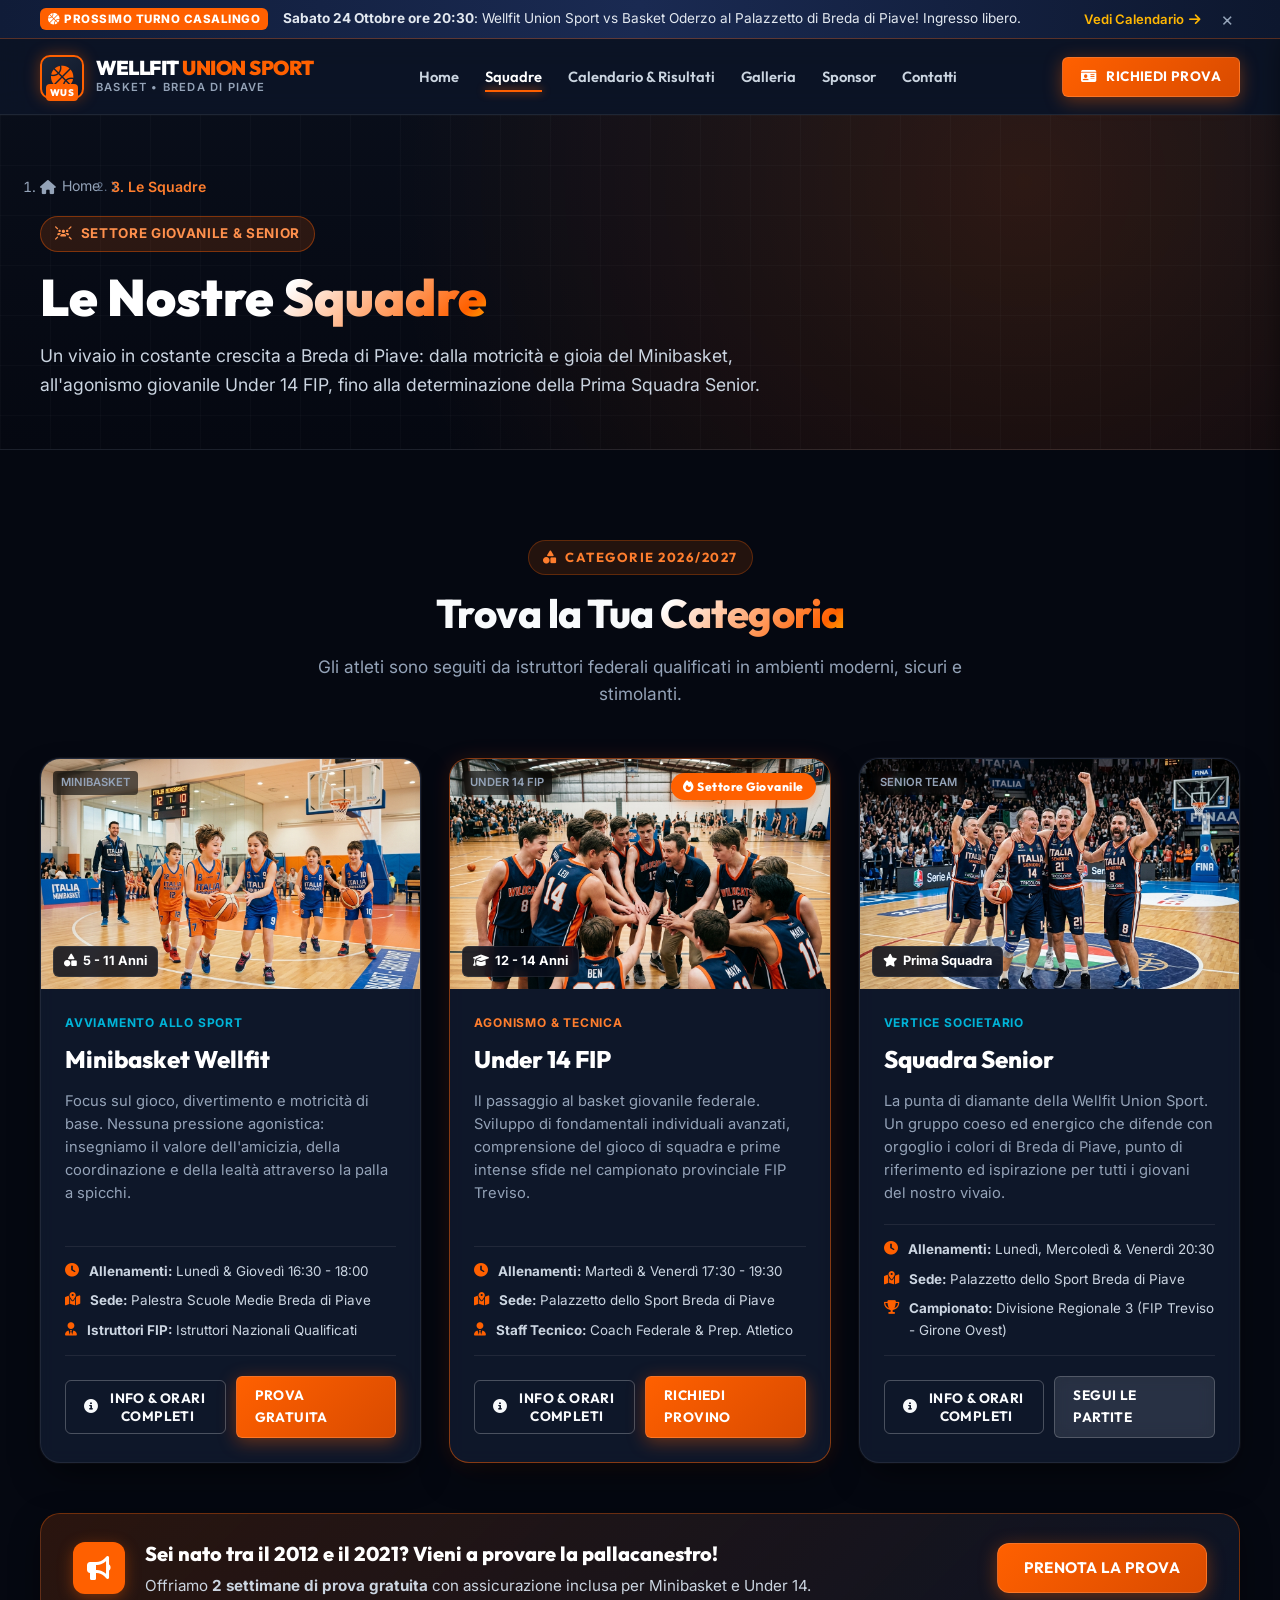
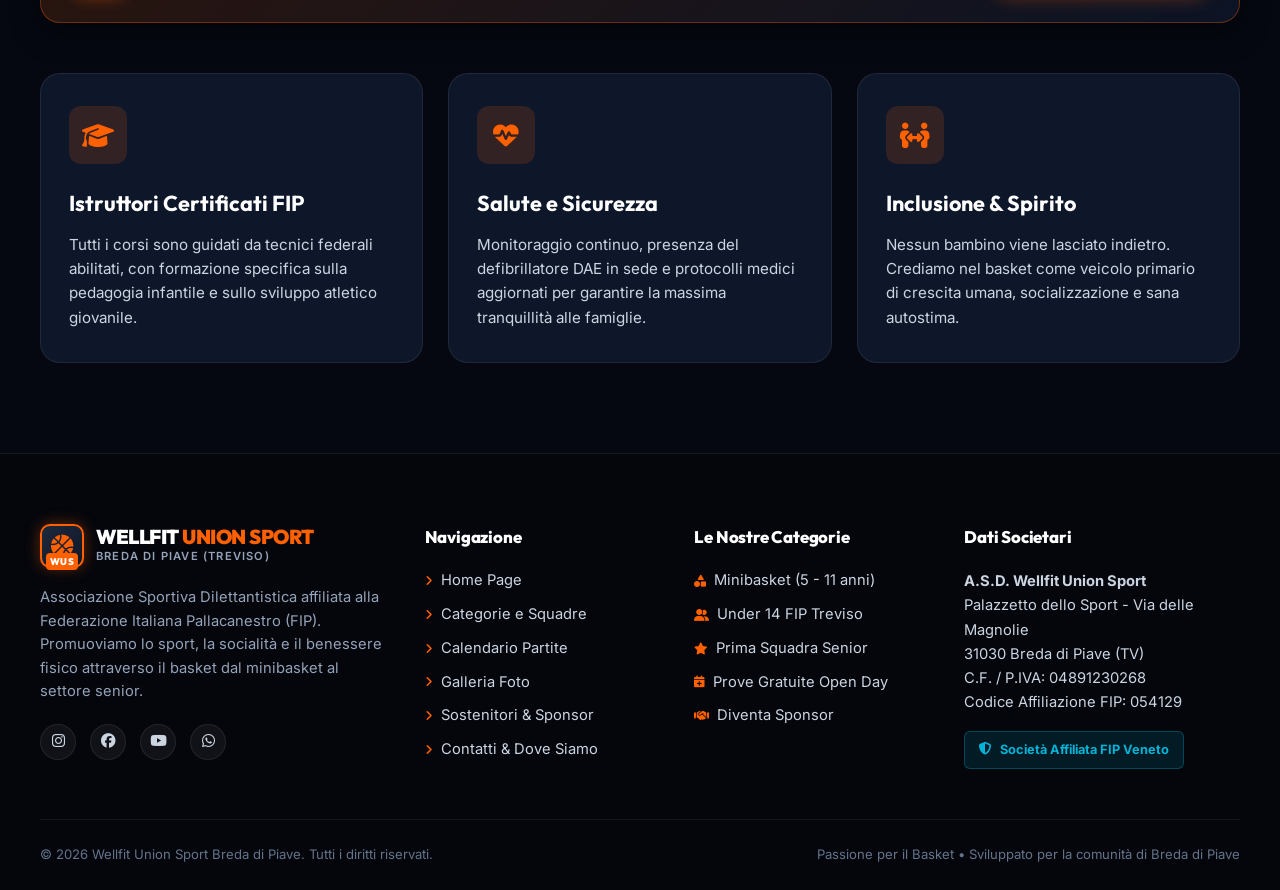
<file: squadre.html>
<!DOCTYPE html>
<html lang="it">
<head>
  <meta charset="UTF-8">
  <meta name="viewport" content="width=device-width, initial-scale=1.0">
  <title>Le Squadre | Wellfit Union Sport Basket Breda di Piave</title>
  <meta name="description" content="Scopri le squadre della Wellfit Union Sport a Breda di Piave (Treviso): Minibasket (5-11 anni), Under 14 FIP e Prima Squadra Senior. Orari allenamenti e prove gratuite.">
  <meta name="keywords" content="Wellfit Union Sport, Squadre Basket Breda di Piave, Minibasket Treviso, Under 14 Basket, Prima Squadra Senior, Allenamenti Basket">
  
  <!-- Open Graph -->
  <meta property="og:title" content="Le Squadre | Wellfit Union Sport Basket">
  <meta property="og:description" content="Minibasket, Settore Giovanile Under 14 e Prima Squadra Senior a Breda di Piave. Scopri tutti gli orari e prenota una prova gratuita.">
  <meta property="og:type" content="website">
  <meta property="og:image" content="assets/images/team_under14.jpg">

  <!-- Google Fonts: Outfit & Inter -->
  <link rel="preconnect" href="https://fonts.googleapis.com">
  <link rel="preconnect" href="https://fonts.gstatic.com" crossorigin>
  <link href="https://fonts.googleapis.com/css2?family=Inter:wght@300;400;500;600;700&family=Outfit:wght@500;600;700;800;900&display=swap" rel="stylesheet">

  <!-- FontAwesome Icons -->
  <link rel="stylesheet" href="https://cdnjs.cloudflare.com/ajax/libs/font-awesome/6.5.1/css/all.min.css" integrity="sha512-DTOQO9RWCH3ppGqcWaEA1BIZOC6xxalwEsw9c2QQeAIftl+Vegovlnee1c9QX4TctnWMn13TZye+giMm8e2LwA==" crossorigin="anonymous" referrerpolicy="no-referrer" />

  <!-- Main Stylesheet -->
  <link rel="stylesheet" href="css/style.css">
  <link rel="icon" href="data:image/svg+xml,<svg xmlns=%22http://www.w3.org/2000/svg%22 viewBox=%220 0 100 100%22><text y=%22.9em%22 font-size=%2290%22>🏀</text></svg>">
</head>
<body>

  <!-- Top Announcement Bar -->
  <div class="top-announcement-bar" id="announcementBar">
    <div class="container announcement-inner">
      <span class="announcement-badge"><i class="fa-solid fa-basketball fa-spin"></i> PROSSIMO TURNO CASALINGO</span>
      <p class="announcement-text">
        <strong>Sabato 24 Ottobre ore 20:30</strong>: Wellfit Union Sport vs Basket Oderzo al Palazzetto di Breda di Piave! Ingresso libero.
      </p>
      <a href="calendario.html" class="announcement-link">Vedi Calendario <i class="fa-solid fa-arrow-right"></i></a>
      <button class="announcement-close" id="closeAnnouncement" aria-label="Chiudi avviso">&times;</button>
    </div>
  </div>

  <!-- Main Navigation Bar -->
  <header class="site-header" id="mainHeader">
    <div class="container header-container">
      <a href="index.html" class="brand-logo" aria-label="Wellfit Union Sport Home">
        <div class="logo-shield">
          <i class="fa-solid fa-basketball logo-ball-icon"></i>
          <span class="logo-wings">WUS</span>
        </div>
        <div class="brand-text">
          <span class="brand-name">WELLFIT <span class="accent-color">UNION SPORT</span></span>
          <span class="brand-sub">BASKET • BREDA DI PIAVE</span>
        </div>
      </a>

      <!-- Desktop Nav -->
      <nav class="desktop-nav" aria-label="Navigazione principale">
        <ul class="nav-links">
          <li><a href="index.html" class="nav-link">Home</a></li>
          <li><a href="squadre.html" class="nav-link active">Squadre</a></li>
          <li><a href="calendario.html" class="nav-link">Calendario & Risultati</a></li>
          <li><a href="galleria.html" class="nav-link">Galleria</a></li>
          <li><a href="sponsor.html" class="nav-link">Sponsor</a></li>
          <li><a href="contatti.html" class="nav-link">Contatti</a></li>
        </ul>
      </nav>

      <div class="header-actions">
        <a href="contatti.html" class="btn btn-primary btn-sm header-cta">
          <i class="fa-solid fa-id-card"></i> Richiedi Prova
        </a>
        <button class="mobile-toggle-btn" id="mobileMenuBtn" aria-label="Apri menu navigazione">
          <span class="bar"></span>
          <span class="bar"></span>
          <span class="bar"></span>
        </button>
      </div>
    </div>

    <!-- Mobile Navigation Drawer -->
    <div class="mobile-drawer" id="mobileDrawer">
      <div class="mobile-drawer-header">
        <div class="brand-text">
          <span class="brand-name">WELLFIT <span class="accent-color">UNION SPORT</span></span>
          <span class="brand-sub">Breda di Piave (TV)</span>
        </div>
        <button class="drawer-close-btn" id="closeDrawerBtn" aria-label="Chiudi menu">&times;</button>
      </div>
      <ul class="mobile-nav-links">
        <li><a href="index.html" class="mobile-nav-link"><i class="fa-solid fa-house"></i> Home</a></li>
        <li><a href="squadre.html" class="mobile-nav-link active"><i class="fa-solid fa-users"></i> Le Squadre</a></li>
        <li><a href="calendario.html" class="mobile-nav-link"><i class="fa-solid fa-calendar-days"></i> Calendario Partite</a></li>
        <li><a href="galleria.html" class="mobile-nav-link"><i class="fa-solid fa-images"></i> Galleria Foto</a></li>
        <li><a href="sponsor.html" class="mobile-nav-link"><i class="fa-solid fa-handshake"></i> I Nostri Sponsor</a></li>
        <li><a href="contatti.html" class="mobile-nav-link"><i class="fa-solid fa-location-dot"></i> Dove Siamo & Contatti</a></li>
      </ul>
      <div class="mobile-drawer-footer">
        <a href="contatti.html" class="btn btn-primary btn-block">
          <i class="fa-solid fa-envelope"></i> Iscrizioni & Open Day
        </a>
        <div class="mobile-socials">
          <a href="https://instagram.com" target="_blank" rel="noopener" aria-label="Instagram"><i class="fa-brands fa-instagram"></i></a>
          <a href="https://facebook.com" target="_blank" rel="noopener" aria-label="Facebook"><i class="fa-brands fa-facebook-f"></i></a>
          <a href="https://youtube.com" target="_blank" rel="noopener" aria-label="YouTube"><i class="fa-brands fa-youtube"></i></a>
        </div>
      </div>
    </div>
    <div class="mobile-overlay" id="mobileOverlay"></div>
  </header>

  <main>
    <!-- Subpage Banner -->
    <section class="page-banner">
      <div class="container page-banner-inner">
        <nav class="breadcrumb-nav" aria-label="Percorso di navigazione">
          <ol class="breadcrumb-list">
            <li><a href="index.html"><i class="fa-solid fa-house"></i> Home</a></li>
            <li class="separator"><i class="fa-solid fa-chevron-right"></i></li>
            <li class="active">Le Squadre</li>
          </ol>
        </nav>
        <span class="page-banner-badge"><i class="fa-solid fa-users-rays"></i> SETTORE GIOVANILE & SENIOR</span>
        <h1 class="page-banner-title">Le Nostre <span class="gradient-text">Squadre</span></h1>
        <p class="page-banner-desc">
          Un vivaio in costante crescita a Breda di Piave: dalla motricità e gioia del Minibasket, all'agonismo giovanile Under 14 FIP, fino alla determinazione della Prima Squadra Senior.
        </p>
      </div>
    </section>

    <!-- Squadre (Categorie Attive) -->
    <section class="section section-teams" id="squadre">
      <div class="container">
        <div class="section-header text-center">
          <span class="section-badge"><i class="fa-solid fa-shapes"></i> CATEGORIE 2026/2027</span>
          <h2 class="section-title">Trova la Tua <span class="gradient-text">Categoria</span></h2>
          <p class="section-description">
            Gli atleti sono seguiti da istruttori federali qualificati in ambienti moderni, sicuri e stimolanti.
          </p>
        </div>

        <div class="teams-grid">
          <!-- Team 1: Minibasket -->
          <article class="team-card" data-category="minibasket">
            <div class="team-card-image-wrap">
              <img src="assets/images/team_minibasket.jpg" alt="Gruppo Minibasket Wellfit Union Sport con bambini felici" loading="lazy">
              <div class="team-age-badge"><i class="fa-solid fa-shapes"></i> 5 - 11 Anni</div>
              <div class="team-category-overlay">Minibasket</div>
            </div>
            <div class="team-card-content">
              <div class="team-badge-pill">Avviamento allo Sport</div>
              <h3 class="team-card-title">Minibasket Wellfit</h3>
              <p class="team-card-desc">
                Focus sul gioco, divertimento e motricità di base. Nessuna pressione agonistica: insegniamo il valore dell'amicizia, della coordinazione e della lealtà attraverso la palla a spicchi.
              </p>
              
              <div class="team-meta-list">
                <div class="meta-item">
                  <i class="fa-solid fa-clock"></i>
                  <span><strong>Allenamenti:</strong> Lunedì & Giovedì 16:30 - 18:00</span>
                </div>
                <div class="meta-item">
                  <i class="fa-solid fa-map-location-dot"></i>
                  <span><strong>Sede:</strong> Palestra Scuole Medie Breda di Piave</span>
                </div>
                <div class="meta-item">
                  <i class="fa-solid fa-user-tie"></i>
                  <span><strong>Istruttori FIP:</strong> Istruttori Nazionali Qualificati</span>
                </div>
              </div>

              <div class="team-card-actions">
                <button class="btn btn-outline btn-sm open-team-modal" data-team="minibasket">
                  <i class="fa-solid fa-circle-info"></i> Info & Orari Completi
                </button>
                <a href="contatti.html?category=minibasket" class="btn btn-primary btn-sm cta-preselect" data-category-select="minibasket">
                  Prova Gratuita
                </a>
              </div>
            </div>
          </article>

          <!-- Team 2: Under 14 -->
          <article class="team-card featured" data-category="under14">
            <div class="team-featured-ribbon"><i class="fa-solid fa-fire"></i> Settore Giovanile</div>
            <div class="team-card-image-wrap">
              <img src="assets/images/team_under14.jpg" alt="Squadra giovanile Under 14 in cerchio motivazionale con il coach" loading="lazy">
              <div class="team-age-badge"><i class="fa-solid fa-graduation-cap"></i> 12 - 14 Anni</div>
              <div class="team-category-overlay">Under 14 FIP</div>
            </div>
            <div class="team-card-content">
              <div class="team-badge-pill accent">Agonismo & Tecnica</div>
              <h3 class="team-card-title">Under 14 FIP</h3>
              <p class="team-card-desc">
                Il passaggio al basket giovanile federale. Sviluppo di fondamentali individuali avanzati, comprensione del gioco di squadra e prime intense sfide nel campionato provinciale FIP Treviso.
              </p>
              
              <div class="team-meta-list">
                <div class="meta-item">
                  <i class="fa-solid fa-clock"></i>
                  <span><strong>Allenamenti:</strong> Martedì & Venerdì 17:30 - 19:30</span>
                </div>
                <div class="meta-item">
                  <i class="fa-solid fa-map-location-dot"></i>
                  <span><strong>Sede:</strong> Palazzetto dello Sport Breda di Piave</span>
                </div>
                <div class="meta-item">
                  <i class="fa-solid fa-user-tie"></i>
                  <span><strong>Staff Tecnico:</strong> Coach Federale & Prep. Atletico</span>
                </div>
              </div>

              <div class="team-card-actions">
                <button class="btn btn-outline btn-sm open-team-modal" data-team="under14">
                  <i class="fa-solid fa-circle-info"></i> Info & Orari Completi
                </button>
                <a href="contatti.html?category=under14" class="btn btn-primary btn-sm cta-preselect" data-category-select="under14">
                  Richiedi Provino
                </a>
              </div>
            </div>
          </article>

          <!-- Team 3: Squadra Senior -->
          <article class="team-card" data-category="senior">
            <div class="team-card-image-wrap">
              <img src="assets/images/team_senior.jpg" alt="Prima Squadra Senior che esulta per una vittoria" loading="lazy">
              <div class="team-age-badge"><i class="fa-solid fa-star"></i> Prima Squadra</div>
              <div class="team-category-overlay">Senior Team</div>
            </div>
            <div class="team-card-content">
              <div class="team-badge-pill">Vertice Societario</div>
              <h3 class="team-card-title">Squadra Senior</h3>
              <p class="team-card-desc">
                La punta di diamante della Wellfit Union Sport. Un gruppo coeso ed energico che difende con orgoglio i colori di Breda di Piave, punto di riferimento ed ispirazione per tutti i giovani del nostro vivaio.
              </p>
              
              <div class="team-meta-list">
                <div class="meta-item">
                  <i class="fa-solid fa-clock"></i>
                  <span><strong>Allenamenti:</strong> Lunedì, Mercoledì & Venerdì 20:30</span>
                </div>
                <div class="meta-item">
                  <i class="fa-solid fa-map-location-dot"></i>
                  <span><strong>Sede:</strong> Palazzetto dello Sport Breda di Piave</span>
                </div>
                <div class="meta-item">
                  <i class="fa-solid fa-trophy"></i>
                  <span><strong>Campionato:</strong> Divisione Regionale 3 (FIP Treviso - Girone Ovest)</span>
                </div>
              </div>

              <div class="team-card-actions">
                <button class="btn btn-outline btn-sm open-team-modal" data-team="senior">
                  <i class="fa-solid fa-circle-info"></i> Info & Orari Completi
                </button>
                <a href="calendario.html" class="btn btn-secondary btn-sm">
                  Segui le Partite
                </a>
              </div>
            </div>
          </article>
        </div>

        <!-- Banner Open Day -->
        <div class="open-day-banner">
          <div class="banner-icon"><i class="fa-solid fa-bullhorn"></i></div>
          <div class="banner-text">
            <h4>Sei nato tra il 2012 e il 2021? Vieni a provare la pallacanestro!</h4>
            <p>Offriamo <strong>2 settimane di prova gratuita</strong> con assicurazione inclusa per Minibasket e Under 14.</p>
          </div>
          <a href="contatti.html" class="btn btn-primary banner-cta">Prenota la Prova</a>
        </div>

        <!-- Metodologia e Filosofia Formatrice -->
        <div class="home-intro-grid" style="margin-top: 50px;">
          <div class="home-intro-card">
            <div class="intro-card-icon"><i class="fa-solid fa-graduation-cap"></i></div>
            <h3>Istruttori Certificati FIP</h3>
            <p>Tutti i corsi sono guidati da tecnici federali abilitati, con formazione specifica sulla pedagogia infantile e sullo sviluppo atletico giovanile.</p>
          </div>
          <div class="home-intro-card">
            <div class="intro-card-icon"><i class="fa-solid fa-heart-pulse"></i></div>
            <h3>Salute e Sicurezza</h3>
            <p>Monitoraggio continuo, presenza del defibrillatore DAE in sede e protocolli medici aggiornati per garantire la massima tranquillità alle famiglie.</p>
          </div>
          <div class="home-intro-card">
            <div class="intro-card-icon"><i class="fa-solid fa-people-arrows"></i></div>
            <h3>Inclusione & Spirito</h3>
            <p>Nessun bambino viene lasciato indietro. Crediamo nel basket come veicolo primario di crescita umana, socializzazione e sana autostima.</p>
          </div>
        </div>

      </div>
    </section>
  </main>

  <!-- Footer -->
  <footer class="site-footer">
    <div class="container">
      <div class="footer-top-grid">
        <div class="footer-col footer-about">
          <div class="brand-logo footer-logo">
            <div class="logo-shield">
              <i class="fa-solid fa-basketball logo-ball-icon"></i>
              <span class="logo-wings">WUS</span>
            </div>
            <div class="brand-text">
              <span class="brand-name">WELLFIT <span class="accent-color">UNION SPORT</span></span>
              <span class="brand-sub">BREDA DI PIAVE (TREVISO)</span>
            </div>
          </div>
          <p class="footer-desc">
            Associazione Sportiva Dilettantistica affiliata alla Federazione Italiana Pallacanestro (FIP). Promuoviamo lo sport, la socialità e il benessere fisico attraverso il basket dal minibasket al settore senior.
          </p>
          <div class="footer-social-icons">
            <a href="https://instagram.com" target="_blank" rel="noopener" aria-label="Instagram"><i class="fa-brands fa-instagram"></i></a>
            <a href="https://facebook.com" target="_blank" rel="noopener" aria-label="Facebook"><i class="fa-brands fa-facebook"></i></a>
            <a href="https://youtube.com" target="_blank" rel="noopener" aria-label="YouTube"><i class="fa-brands fa-youtube"></i></a>
            <a href="https://wa.me/393471234567" target="_blank" rel="noopener" aria-label="WhatsApp"><i class="fa-brands fa-whatsapp"></i></a>
          </div>
        </div>

        <div class="footer-col">
          <h4 class="footer-title">Navigazione</h4>
          <ul class="footer-links">
            <li><a href="index.html"><i class="fa-solid fa-angle-right"></i> Home Page</a></li>
            <li><a href="squadre.html"><i class="fa-solid fa-angle-right"></i> Categorie e Squadre</a></li>
            <li><a href="calendario.html"><i class="fa-solid fa-angle-right"></i> Calendario Partite</a></li>
            <li><a href="galleria.html"><i class="fa-solid fa-angle-right"></i> Galleria Foto</a></li>
            <li><a href="sponsor.html"><i class="fa-solid fa-angle-right"></i> Sostenitori & Sponsor</a></li>
            <li><a href="contatti.html"><i class="fa-solid fa-angle-right"></i> Contatti & Dove Siamo</a></li>
          </ul>
        </div>

        <div class="footer-col">
          <h4 class="footer-title">Le Nostre Categorie</h4>
          <ul class="footer-links">
            <li><a href="squadre.html" class="cta-preselect" data-category-select="minibasket"><i class="fa-solid fa-shapes"></i> Minibasket (5 - 11 anni)</a></li>
            <li><a href="squadre.html" class="cta-preselect" data-category-select="under14"><i class="fa-solid fa-user-group"></i> Under 14 FIP Treviso</a></li>
            <li><a href="squadre.html" class="cta-preselect" data-category-select="senior"><i class="fa-solid fa-star"></i> Prima Squadra Senior</a></li>
            <li><a href="contatti.html"><i class="fa-solid fa-calendar-plus"></i> Prove Gratuite Open Day</a></li>
            <li><a href="sponsor.html"><i class="fa-solid fa-handshake"></i> Diventa Sponsor</a></li>
          </ul>
        </div>

        <div class="footer-col">
          <h4 class="footer-title">Dati Societari</h4>
          <p class="footer-tax-info">
            <strong>A.S.D. Wellfit Union Sport</strong><br>
            Palazzetto dello Sport - Via delle Magnolie<br>
            31030 Breda di Piave (TV)<br>
            C.F. / P.IVA: 04891230268<br>
            Codice Affiliazione FIP: 054129
          </p>
          <div class="fip-logo-badge">
            <i class="fa-solid fa-shield-halved"></i> Società Affiliata FIP Veneto
          </div>
        </div>
      </div>

      <div class="footer-bottom-bar">
        <p>&copy; 2026 Wellfit Union Sport Breda di Piave. Tutti i diritti riservati.</p>
        <p class="footer-credits">
          Passione per il Basket • Sviluppato per la comunità di Breda di Piave
        </p>
      </div>
    </div>
  </footer>

  <!-- Team Details Modal -->
  <div class="modal-overlay" id="teamModal" aria-hidden="true">
    <div class="modal-card">
      <button class="modal-close" id="closeTeamModal" aria-label="Chiudi modale">&times;</button>
      <div id="modalTeamContent">
        <!-- Riempito dinamicamente da JavaScript -->
      </div>
    </div>
  </div>

  <!-- Toast Notification System -->
  <div class="toast-container" id="toastContainer"></div>

  <!-- Back to top button -->
  <button class="back-to-top" id="backToTopBtn" aria-label="Torna su">
    <i class="fa-solid fa-arrow-up"></i>
  </button>

  <!-- JavaScript Script -->
  <script src="js/main.js"></script>
</body>
</html>
</file>
<file: css/style.css>
/* ==========================================================================
   WELLFIT UNION SPORT - BREDA DI PIAVE (TV)
   Design System, Modern Sport Aesthetics & Responsive CSS
   ========================================================================== */

/* --- CSS Variables & Design Tokens --- */
:root {
  /* Color Palette */
  --bg-deep: #050811;
  --bg-main: #090e1a;
  --bg-secondary: #0e1626;
  --bg-card: rgba(18, 28, 50, 0.75);
  --bg-card-hover: rgba(28, 43, 76, 0.85);
  --bg-glass: rgba(14, 23, 42, 0.82);
  
  /* Brand Energy Accents */
  --orange-primary: #ff6000;
  --orange-glow: rgba(255, 96, 0, 0.38);
  --orange-light: #ff7e2e;
  --orange-dark: #d94b00;
  --amber-accent: #ffb703;
  --blue-brand: #023e8a;
  --cyan-accent: #00b4d8;
  
  /* Status Colors */
  --success: #10b981;
  --success-glow: rgba(16, 185, 129, 0.25);
  --danger: #ef4444;
  --danger-glow: rgba(239, 68, 68, 0.2);
  
  /* Text Shades */
  --text-main: #f8fafc;
  --text-body: #cbd5e1;
  --text-muted: #94a3b8;
  --text-dim: #64748b;
  
  /* Borders & Shadows */
  --border-subtle: rgba(255, 255, 255, 0.08);
  --border-accent: rgba(255, 96, 0, 0.4);
  --border-glow: 0 0 15px rgba(255, 96, 0, 0.2);
  --card-shadow: 0 16px 36px -10px rgba(0, 0, 0, 0.65), 0 0 1px 1px rgba(255, 255, 255, 0.05);
  --glow-shadow: 0 8px 30px rgba(255, 96, 0, 0.3);
  
  /* Typography */
  --font-heading: 'Outfit', -apple-system, BlinkMacSystemFont, 'Segoe UI', Roboto, sans-serif;
  --font-body: 'Inter', -apple-system, BlinkMacSystemFont, 'Segoe UI', Roboto, sans-serif;
  
  /* Transitions & Radii */
  --radius-sm: 6px;
  --radius-md: 12px;
  --radius-lg: 20px;
  --radius-full: 9999px;
  --transition-fast: 0.2s cubic-bezier(0.4, 0, 0.2, 1);
  --transition-normal: 0.3s cubic-bezier(0.4, 0, 0.2, 1);
  --transition-slow: 0.5s cubic-bezier(0.4, 0, 0.2, 1);
}

/* --- Base & Reset --- */
*, *::before, *::after {
  box-sizing: border-box;
  margin: 0;
  padding: 0;
}

html {
  scroll-behavior: smooth;
  scroll-padding-top: 85px;
}

body {
  font-family: var(--font-body);
  background-color: var(--bg-deep);
  color: var(--text-body);
  line-height: 1.6;
  overflow-x: hidden;
  -webkit-font-smoothing: antialiased;
  -moz-osx-font-smoothing: grayscale;
}

img {
  max-width: 100%;
  height: auto;
  display: block;
}

a {
  color: inherit;
  text-decoration: none;
  transition: var(--transition-fast);
}

ul {
  list-style: none;
}

button, input, select, textarea {
  font-family: inherit;
  color: inherit;
  border: none;
  outline: none;
}

/* --- Layout Utility Classes --- */
.container {
  width: 100%;
  max-width: 1240px;
  margin-left: auto;
  margin-right: auto;
  padding-left: 20px;
  padding-right: 20px;
}

.text-center {
  text-align: center;
}

.section {
  padding: 90px 0;
  position: relative;
}

.bg-darker {
  background-color: var(--bg-main);
  border-top: 1px solid var(--border-subtle);
  border-bottom: 1px solid var(--border-subtle);
}

.gradient-text {
  background: linear-gradient(135deg, #ffffff 10%, var(--orange-primary) 85%, var(--amber-accent) 100%);
  -webkit-background-clip: text;
  -webkit-text-fill-color: transparent;
}

.accent-color {
  color: var(--orange-primary);
}

/* --- Section Headings --- */
.section-header {
  margin-bottom: 50px;
}

.section-badge {
  display: inline-flex;
  align-items: center;
  gap: 8px;
  background: rgba(255, 96, 0, 0.12);
  color: var(--orange-light);
  border: 1px solid rgba(255, 96, 0, 0.28);
  font-family: var(--font-heading);
  font-size: 0.82rem;
  font-weight: 700;
  letter-spacing: 1.5px;
  text-transform: uppercase;
  padding: 6px 14px;
  border-radius: var(--radius-full);
  margin-bottom: 14px;
}

.section-title {
  font-family: var(--font-heading);
  font-size: 2.5rem;
  font-weight: 800;
  color: var(--text-main);
  letter-spacing: -0.5px;
  line-height: 1.2;
  margin-bottom: 16px;
}

.section-description {
  color: var(--text-muted);
  font-size: 1.08rem;
  max-width: 680px;
  margin: 0 auto;
}

/* --- Buttons & UI Components --- */
.btn {
  display: inline-flex;
  align-items: center;
  justify-content: center;
  gap: 10px;
  font-family: var(--font-heading);
  font-weight: 700;
  font-size: 0.95rem;
  letter-spacing: 0.4px;
  padding: 12px 26px;
  border-radius: var(--radius-md);
  cursor: pointer;
  transition: all var(--transition-fast);
  text-transform: uppercase;
}

.btn-sm {
  padding: 8px 18px;
  font-size: 0.85rem;
  border-radius: var(--radius-sm);
}

.btn-xs {
  padding: 6px 12px;
  font-size: 0.78rem;
  border-radius: var(--radius-sm);
}

.btn-lg {
  padding: 15px 32px;
  font-size: 1.05rem;
}

.btn-block {
  width: 100%;
}

.btn-primary {
  background: linear-gradient(135deg, var(--orange-primary) 0%, var(--orange-dark) 100%);
  color: #ffffff;
  box-shadow: 0 4px 18px var(--orange-glow);
  border: 1px solid rgba(255, 255, 255, 0.15);
}

.btn-primary:hover {
  transform: translateY(-2px);
  background: linear-gradient(135deg, var(--orange-light) 0%, var(--orange-primary) 100%);
  box-shadow: 0 8px 24px var(--orange-glow);
}

.btn-secondary {
  background: rgba(255, 255, 255, 0.1);
  color: #ffffff;
  border: 1px solid rgba(255, 255, 255, 0.2);
  backdrop-filter: blur(8px);
}

.btn-secondary:hover {
  background: rgba(255, 255, 255, 0.18);
  border-color: rgba(255, 255, 255, 0.4);
  transform: translateY(-2px);
}

.btn-outline {
  background: transparent;
  color: var(--text-main);
  border: 1px solid rgba(255, 255, 255, 0.25);
}

.btn-outline:hover {
  border-color: var(--orange-primary);
  color: var(--orange-light);
  background: rgba(255, 96, 0, 0.08);
}

.badge-tag {
  display: inline-flex;
  align-items: center;
  gap: 6px;
  font-size: 0.78rem;
  font-weight: 600;
  padding: 4px 10px;
  border-radius: var(--radius-full);
}

.badge-tag.info {
  background: rgba(0, 180, 216, 0.15);
  color: #38bdf8;
  border: 1px solid rgba(0, 180, 216, 0.3);
}

.badge-tag.accent {
  background: rgba(255, 183, 3, 0.15);
  color: var(--amber-accent);
  border: 1px solid rgba(255, 183, 3, 0.3);
}

.badge-tag.win {
  background: var(--success-glow);
  color: var(--success);
  border: 1px solid rgba(16, 185, 129, 0.4);
}

/* --- Top Announcement Bar --- */
.top-announcement-bar {
  background: linear-gradient(90deg, #101c38 0%, #1a2a52 50%, #0d172e 100%);
  border-bottom: 1px solid rgba(255, 96, 0, 0.3);
  font-size: 0.85rem;
  padding: 8px 0;
  color: var(--text-main);
  position: relative;
  z-index: 1010;
  transition: max-height 0.3s ease, opacity 0.3s ease, padding 0.3s ease;
}

.top-announcement-bar.closed {
  display: none;
}

.announcement-inner {
  display: flex;
  align-items: center;
  justify-content: space-between;
  gap: 15px;
  flex-wrap: wrap;
}

.announcement-badge {
  background: var(--orange-primary);
  color: #fff;
  font-weight: 800;
  font-size: 0.72rem;
  padding: 2px 8px;
  border-radius: var(--radius-sm);
  letter-spacing: 0.5px;
}

.announcement-text {
  flex: 1;
  color: #e2e8f0;
}

.announcement-link {
  color: var(--amber-accent);
  font-weight: 600;
  display: inline-flex;
  align-items: center;
  gap: 5px;
  font-size: 0.82rem;
}

.announcement-link:hover {
  text-decoration: underline;
  color: #fff;
}

.announcement-close {
  background: transparent;
  color: var(--text-muted);
  font-size: 1.2rem;
  cursor: pointer;
  padding: 0 6px;
  line-height: 1;
}

.announcement-close:hover {
  color: #fff;
}

/* --- Header & Navigation --- */
.site-header {
  position: sticky;
  top: 0;
  z-index: 1000;
  background: var(--bg-glass);
  backdrop-filter: blur(14px);
  -webkit-backdrop-filter: blur(14px);
  border-bottom: 1px solid var(--border-subtle);
  transition: all var(--transition-normal);
}

.site-header.scrolled {
  background: rgba(7, 12, 23, 0.95);
  box-shadow: 0 10px 30px rgba(0, 0, 0, 0.5);
  border-bottom-color: rgba(255, 96, 0, 0.2);
}

.header-container {
  display: flex;
  align-items: center;
  justify-content: space-between;
  height: 75px;
}

.brand-logo {
  display: flex;
  align-items: center;
  gap: 12px;
}

.logo-shield {
  width: 44px;
  height: 44px;
  background: linear-gradient(135deg, #1e293b 0%, #0f172a 100%);
  border: 2px solid var(--orange-primary);
  border-radius: 10px;
  display: flex;
  align-items: center;
  justify-content: center;
  position: relative;
  box-shadow: 0 0 15px var(--orange-glow);
  transition: transform var(--transition-fast);
}

.brand-logo:hover .logo-shield {
  transform: rotate(-6deg) scale(1.05);
}

.logo-ball-icon {
  color: var(--orange-primary);
  font-size: 1.4rem;
}

.logo-wings {
  position: absolute;
  bottom: -4px;
  background: var(--orange-primary);
  color: #fff;
  font-family: var(--font-heading);
  font-weight: 900;
  font-size: 0.6rem;
  padding: 1px 4px;
  border-radius: 4px;
  letter-spacing: 0.5px;
}

.brand-text {
  display: flex;
  flex-direction: column;
}

.brand-name {
  font-family: var(--font-heading);
  font-weight: 900;
  font-size: 1.25rem;
  letter-spacing: -0.5px;
  color: #ffffff;
  line-height: 1.1;
}

.brand-sub {
  font-size: 0.7rem;
  font-weight: 600;
  letter-spacing: 1.2px;
  color: var(--text-muted);
}

.desktop-nav .nav-links {
  display: flex;
  align-items: center;
  gap: 26px;
}

.desktop-nav .nav-link {
  font-family: var(--font-heading);
  font-weight: 600;
  font-size: 0.92rem;
  color: var(--text-body);
  position: relative;
  padding: 6px 0;
}

.desktop-nav .nav-link::after {
  content: '';
  position: absolute;
  bottom: 0;
  left: 0;
  width: 0;
  height: 2px;
  background: var(--orange-primary);
  box-shadow: 0 0 8px var(--orange-primary);
  transition: width var(--transition-fast);
}

.desktop-nav .nav-link:hover,
.desktop-nav .nav-link.active {
  color: #ffffff;
}

.desktop-nav .nav-link:hover::after,
.desktop-nav .nav-link.active::after {
  width: 100%;
}

.header-actions {
  display: flex;
  align-items: center;
  gap: 15px;
}

/* Mobile Hamburger */
.mobile-toggle-btn {
  display: none;
  background: transparent;
  cursor: pointer;
  padding: 6px;
  flex-direction: column;
  gap: 5px;
  z-index: 1020;
}

.mobile-toggle-btn .bar {
  width: 26px;
  height: 3px;
  background-color: #fff;
  border-radius: 2px;
  transition: transform var(--transition-fast), opacity var(--transition-fast);
}

/* Mobile Drawer */
.mobile-drawer {
  position: fixed;
  top: 0;
  right: -320px;
  width: 300px;
  height: 100vh;
  background: #090e1a;
  border-left: 1px solid var(--border-subtle);
  box-shadow: -10px 0 30px rgba(0, 0, 0, 0.8);
  z-index: 1050;
  padding: 24px;
  display: flex;
  flex-direction: column;
  justify-content: space-between;
  transition: right var(--transition-normal);
}

.mobile-drawer.open {
  right: 0;
}

.mobile-overlay {
  position: fixed;
  inset: 0;
  background: rgba(0, 0, 0, 0.7);
  backdrop-filter: blur(4px);
  z-index: 1040;
  opacity: 0;
  visibility: hidden;
  transition: all var(--transition-normal);
}

.mobile-overlay.open {
  opacity: 1;
  visibility: visible;
}

.mobile-drawer-header {
  display: flex;
  align-items: center;
  justify-content: space-between;
  padding-bottom: 20px;
  border-bottom: 1px solid var(--border-subtle);
}

.drawer-close-btn {
  background: transparent;
  color: #fff;
  font-size: 1.8rem;
  line-height: 1;
  cursor: pointer;
}

.mobile-nav-links {
  display: flex;
  flex-direction: column;
  gap: 18px;
  margin: 25px 0;
}

.mobile-nav-link {
  display: flex;
  align-items: center;
  gap: 12px;
  font-family: var(--font-heading);
  font-weight: 600;
  font-size: 1.05rem;
  color: var(--text-body);
}

.mobile-nav-link i {
  color: var(--orange-primary);
  width: 20px;
}

.mobile-nav-link:hover {
  color: #fff;
  transform: translateX(5px);
}

.mobile-drawer-footer {
  display: flex;
  flex-direction: column;
  gap: 20px;
  border-top: 1px solid var(--border-subtle);
  padding-top: 20px;
}

.mobile-socials {
  display: flex;
  align-items: center;
  justify-content: center;
  gap: 18px;
  color: var(--text-muted);
  font-size: 1.2rem;
}

.mobile-socials a:hover {
  color: var(--orange-primary);
}

/* --- 1. Hero Section --- */
.hero-section {
  position: relative;
  min-height: calc(100vh - 120px);
  display: flex;
  align-items: center;
  padding: 80px 0 60px;
  overflow: hidden;
}

.hero-background-wrapper {
  position: absolute;
  inset: 0;
  z-index: 1;
}

.hero-bg-img {
  width: 100%;
  height: 100%;
  object-fit: cover;
  object-position: center 30%;
  transform: scale(1.04);
  animation: heroZoom 16s infinite alternate ease-in-out;
}

@keyframes heroZoom {
  0% { transform: scale(1.0); }
  100% { transform: scale(1.06); }
}

.hero-overlay-gradient {
  position: absolute;
  inset: 0;
  background: linear-gradient(
    180deg,
    rgba(5, 8, 17, 0.85) 0%,
    rgba(9, 14, 26, 0.75) 45%,
    rgba(5, 8, 17, 0.98) 100%
  ),
  radial-gradient(circle at 75% 30%, rgba(255, 96, 0, 0.22) 0%, transparent 60%);
}

.hero-grid-pattern {
  position: absolute;
  inset: 0;
  background-image: linear-gradient(rgba(255, 255, 255, 0.03) 1px, transparent 1px),
                    linear-gradient(90deg, rgba(255, 255, 255, 0.03) 1px, transparent 1px);
  background-size: 60px 60px;
  pointer-events: none;
}

.hero-content {
  position: relative;
  z-index: 2;
  max-width: 900px;
}

.hero-tag-wrapper {
  display: flex;
  align-items: center;
  gap: 12px;
  flex-wrap: wrap;
  margin-bottom: 20px;
}

.hero-badge {
  background: rgba(255, 96, 0, 0.18);
  border: 1px solid var(--orange-primary);
  color: #ff904d;
}

.hero-badge-alt {
  background: rgba(255, 255, 255, 0.08);
  border: 1px solid rgba(255, 255, 255, 0.2);
  color: #cbd5e1;
}

.hero-title {
  font-family: var(--font-heading);
  font-size: 3.6rem;
  font-weight: 900;
  color: #ffffff;
  line-height: 1.1;
  letter-spacing: -1px;
  margin-bottom: 22px;
  text-shadow: 0 10px 30px rgba(0, 0, 0, 0.7);
}

.hero-subtitle {
  font-size: 1.18rem;
  color: #e2e8f0;
  line-height: 1.65;
  margin-bottom: 36px;
  max-width: 760px;
  text-shadow: 0 2px 10px rgba(0,0,0,0.8);
}

.hero-subtitle strong {
  color: #ffffff;
  font-weight: 600;
}

.hero-cta-group {
  display: flex;
  align-items: center;
  gap: 18px;
  flex-wrap: wrap;
  margin-bottom: 60px;
}

/* Hero Stats Row */
.hero-stats-row {
  display: grid;
  grid-template-columns: repeat(4, 1fr);
  gap: 16px;
  background: rgba(14, 23, 42, 0.75);
  backdrop-filter: blur(12px);
  -webkit-backdrop-filter: blur(12px);
  border: 1px solid var(--border-subtle);
  border-radius: var(--radius-lg);
  padding: 18px 24px;
  box-shadow: var(--card-shadow);
}

.stat-card {
  display: flex;
  align-items: center;
  gap: 14px;
}

.stat-icon-wrapper {
  width: 44px;
  height: 44px;
  background: rgba(255, 96, 0, 0.12);
  color: var(--orange-light);
  border-radius: var(--radius-md);
  display: flex;
  align-items: center;
  justify-content: center;
  font-size: 1.2rem;
  flex-shrink: 0;
  border: 1px solid rgba(255, 96, 0, 0.25);
}

.stat-info {
  display: flex;
  flex-direction: column;
}

.stat-number {
  font-family: var(--font-heading);
  font-size: 1.5rem;
  font-weight: 800;
  color: #ffffff;
  line-height: 1.1;
}

.stat-label {
  font-size: 0.8rem;
  color: var(--text-muted);
}

.hero-scroll-indicator {
  position: absolute;
  bottom: 15px;
  left: 50%;
  transform: translateX(-50%);
  z-index: 3;
  color: var(--text-muted);
  text-align: center;
  animation: bounce 2s infinite;
}

@keyframes bounce {
  0%, 20%, 50%, 80%, 100% { transform: translate(-50%, 0); }
  40% { transform: translate(-50%, -10px); }
  60% { transform: translate(-50%, -5px); }
}

/* --- 2. Squadre (Categorie Attive) --- */
.section-teams {
  position: relative;
  z-index: 2;
}

.teams-grid {
  display: grid;
  grid-template-columns: repeat(3, 1fr);
  gap: 28px;
  margin-bottom: 50px;
}

.team-card {
  background: var(--bg-card);
  border: 1px solid var(--border-subtle);
  border-radius: var(--radius-lg);
  overflow: hidden;
  display: flex;
  flex-direction: column;
  box-shadow: var(--card-shadow);
  transition: all var(--transition-normal);
  position: relative;
  backdrop-filter: blur(8px);
}

.team-card:hover {
  transform: translateY(-8px);
  background: var(--bg-card-hover);
  border-color: var(--border-accent);
  box-shadow: 0 20px 40px -10px rgba(0, 0, 0, 0.7), var(--border-glow);
}

.team-card.featured {
  border-color: rgba(255, 96, 0, 0.5);
  box-shadow: 0 16px 36px -10px rgba(0, 0, 0, 0.65), 0 0 20px rgba(255, 96, 0, 0.15);
}

.team-featured-ribbon {
  position: absolute;
  top: 14px;
  right: 14px;
  z-index: 5;
  background: var(--orange-primary);
  color: #fff;
  font-family: var(--font-heading);
  font-weight: 800;
  font-size: 0.75rem;
  letter-spacing: 0.5px;
  padding: 4px 12px;
  border-radius: var(--radius-full);
  box-shadow: 0 4px 12px var(--orange-glow);
}

.team-card-image-wrap {
  position: relative;
  height: 230px;
  overflow: hidden;
}

.team-card-image-wrap img {
  width: 100%;
  height: 100%;
  object-fit: cover;
  transition: transform 0.6s ease;
}

.team-card:hover .team-card-image-wrap img {
  transform: scale(1.08);
}

.team-age-badge {
  position: absolute;
  bottom: 12px;
  left: 12px;
  background: rgba(9, 14, 26, 0.85);
  backdrop-filter: blur(6px);
  border: 1px solid var(--border-subtle);
  color: #fff;
  font-size: 0.8rem;
  font-weight: 700;
  padding: 4px 10px;
  border-radius: var(--radius-sm);
  display: flex;
  align-items: center;
  gap: 6px;
}

.team-category-overlay {
  position: absolute;
  top: 12px;
  left: 12px;
  background: rgba(0, 0, 0, 0.6);
  backdrop-filter: blur(4px);
  color: var(--text-muted);
  font-size: 0.7rem;
  font-weight: 600;
  padding: 3px 8px;
  border-radius: 4px;
  text-transform: uppercase;
}

.team-card-content {
  padding: 24px;
  display: flex;
  flex-direction: column;
  flex: 1;
}

.team-badge-pill {
  display: inline-block;
  font-size: 0.75rem;
  font-weight: 700;
  color: var(--cyan-accent);
  text-transform: uppercase;
  letter-spacing: 0.8px;
  margin-bottom: 8px;
}

.team-badge-pill.accent {
  color: var(--orange-light);
}

.team-card-title {
  font-family: var(--font-heading);
  font-size: 1.5rem;
  font-weight: 800;
  color: #ffffff;
  margin-bottom: 12px;
}

.team-card-desc {
  font-size: 0.92rem;
  color: var(--text-muted);
  line-height: 1.55;
  margin-bottom: 20px;
  flex: 1;
}

.team-meta-list {
  border-top: 1px solid var(--border-subtle);
  border-bottom: 1px solid var(--border-subtle);
  padding: 14px 0;
  margin-bottom: 20px;
  display: flex;
  flex-direction: column;
  gap: 8px;
}

.meta-item {
  display: flex;
  align-items: flex-start;
  gap: 10px;
  font-size: 0.84rem;
  color: var(--text-body);
}

.meta-item i {
  color: var(--orange-primary);
  margin-top: 3px;
  font-size: 0.85rem;
}

.team-card-actions {
  display: flex;
  align-items: center;
  gap: 10px;
}

.team-card-actions .btn {
  flex: 1;
}

/* Open Day Promotional Banner */
.open-day-banner {
  background: linear-gradient(135deg, rgba(255, 96, 0, 0.15) 0%, rgba(14, 23, 42, 0.8) 100%);
  border: 1px solid rgba(255, 96, 0, 0.35);
  border-radius: var(--radius-lg);
  padding: 24px 32px;
  display: flex;
  align-items: center;
  justify-content: space-between;
  gap: 20px;
  box-shadow: 0 10px 30px rgba(0, 0, 0, 0.4);
}

.open-day-banner .banner-icon {
  width: 52px;
  height: 52px;
  background: var(--orange-primary);
  color: #fff;
  border-radius: var(--radius-md);
  display: flex;
  align-items: center;
  justify-content: center;
  font-size: 1.5rem;
  flex-shrink: 0;
  box-shadow: 0 4px 15px var(--orange-glow);
}

.open-day-banner .banner-text {
  flex: 1;
}

.open-day-banner .banner-text h4 {
  font-family: var(--font-heading);
  font-size: 1.25rem;
  font-weight: 800;
  color: #ffffff;
  margin-bottom: 4px;
}

.open-day-banner .banner-text p {
  color: var(--text-body);
  font-size: 0.95rem;
}

/* --- 3. Calendario Partite e Classifiche --- */
.schedule-controls {
  display: flex;
  align-items: center;
  justify-content: space-between;
  flex-wrap: wrap;
  gap: 18px;
  margin-bottom: 28px;
}

.tab-group {
  display: flex;
  background: rgba(14, 23, 42, 0.8);
  padding: 4px;
  border-radius: var(--radius-md);
  border: 1px solid var(--border-subtle);
}

.tab-btn {
  background: transparent;
  color: var(--text-muted);
  font-family: var(--font-heading);
  font-weight: 700;
  font-size: 0.9rem;
  padding: 8px 18px;
  border-radius: var(--radius-sm);
  cursor: pointer;
  display: flex;
  align-items: center;
  gap: 8px;
  transition: all var(--transition-fast);
}

.tab-btn.active {
  background: var(--orange-primary);
  color: #fff;
  box-shadow: 0 2px 10px var(--orange-glow);
}

.category-filters {
  display: flex;
  align-items: center;
  gap: 8px;
  flex-wrap: wrap;
}

.filter-label {
  font-size: 0.85rem;
  color: var(--text-muted);
  font-weight: 600;
}

.filter-pill {
  background: rgba(255, 255, 255, 0.06);
  border: 1px solid var(--border-subtle);
  color: var(--text-body);
  font-size: 0.82rem;
  font-weight: 600;
  padding: 6px 14px;
  border-radius: var(--radius-full);
  cursor: pointer;
  transition: all var(--transition-fast);
}

.filter-pill:hover,
.filter-pill.active {
  background: rgba(255, 96, 0, 0.15);
  border-color: var(--orange-primary);
  color: var(--orange-light);
}

/* Matches List */
.matches-list {
  display: flex;
  flex-direction: column;
  gap: 16px;
  margin-bottom: 60px;
}

.match-card {
  background: var(--bg-card);
  border: 1px solid var(--border-subtle);
  border-radius: var(--radius-md);
  padding: 18px 24px;
  display: grid;
  grid-template-columns: 180px 1fr 240px 140px;
  align-items: center;
  gap: 20px;
  box-shadow: var(--card-shadow);
  transition: all var(--transition-fast);
}

.match-card:hover {
  border-color: rgba(255, 96, 0, 0.35);
  background: var(--bg-card-hover);
  transform: translateX(4px);
}

.match-card.hidden {
  display: none !important;
}

.match-status-col {
  display: flex;
  flex-direction: column;
  gap: 4px;
}

.match-badge {
  display: inline-flex;
  align-items: center;
  gap: 5px;
  font-family: var(--font-heading);
  font-size: 0.72rem;
  font-weight: 800;
  padding: 3px 8px;
  border-radius: var(--radius-sm);
  width: fit-content;
  letter-spacing: 0.5px;
}

.badge-home {
  background: rgba(255, 96, 0, 0.2);
  color: var(--orange-light);
  border: 1px solid var(--orange-primary);
}

.badge-away {
  background: rgba(255, 255, 255, 0.08);
  color: var(--text-muted);
  border: 1px solid var(--border-subtle);
}

.badge-win {
  background: var(--success-glow);
  color: var(--success);
  border: 1px solid rgba(16, 185, 129, 0.4);
}

.badge-fun {
  background: rgba(255, 183, 3, 0.18);
  color: var(--amber-accent);
  border: 1px solid rgba(255, 183, 3, 0.3);
}

.match-category {
  font-size: 0.78rem;
  color: var(--text-muted);
  font-weight: 500;
}

.match-teams-col {
  display: flex;
  align-items: center;
  justify-content: center;
  gap: 18px;
}

.team-side {
  display: flex;
  align-items: center;
  gap: 10px;
  flex: 1;
}

.team-home {
  justify-content: flex-end;
  text-align: right;
}

.team-away {
  justify-content: flex-start;
  text-align: left;
}

.team-name {
  font-family: var(--font-heading);
  font-weight: 700;
  font-size: 1.05rem;
  color: var(--text-body);
}

.team-name.highlight {
  color: #ffffff;
}

.team-logo-small {
  width: 32px;
  height: 32px;
  background: rgba(255, 255, 255, 0.05);
  border: 1px solid var(--border-subtle);
  border-radius: var(--radius-full);
  display: flex;
  align-items: center;
  justify-content: center;
  font-size: 0.9rem;
  color: var(--orange-primary);
  flex-shrink: 0;
}

.match-vs-box {
  display: flex;
  flex-direction: column;
  align-items: center;
  padding: 0 10px;
}

.vs-text {
  font-family: var(--font-heading);
  font-weight: 900;
  font-size: 0.78rem;
  color: var(--text-dim);
  letter-spacing: 1px;
}

.match-time-tag {
  font-size: 0.85rem;
  font-weight: 700;
  color: var(--orange-light);
}

.match-score-box {
  background: rgba(0, 0, 0, 0.4);
  border: 1px solid var(--border-subtle);
  border-radius: var(--radius-sm);
  padding: 4px 14px;
  display: flex;
  align-items: center;
  gap: 8px;
  font-family: var(--font-heading);
  font-weight: 900;
  font-size: 1.25rem;
  color: #ffffff;
}

.match-score-box.win-highlight {
  border-color: var(--success);
  box-shadow: 0 0 10px var(--success-glow);
}

.score-number {
  min-width: 24px;
  text-align: center;
}

.score-dash {
  color: var(--text-dim);
}

.score-label {
  font-size: 0.85rem;
  font-weight: 700;
  color: var(--amber-accent);
}

.match-meta-col {
  display: flex;
  flex-direction: column;
  gap: 4px;
  font-size: 0.85rem;
  color: var(--text-muted);
}

.meta-row {
  display: flex;
  align-items: center;
  gap: 8px;
}

.meta-row i {
  color: var(--orange-primary);
  width: 14px;
}

.match-action-col {
  display: flex;
  justify-content: flex-end;
}

/* Standings Widget */
.standings-wrapper {
  background: var(--bg-card);
  border: 1px solid var(--border-subtle);
  border-radius: var(--radius-lg);
  padding: 28px;
  box-shadow: var(--card-shadow);
}

.standings-header {
  display: flex;
  align-items: center;
  justify-content: space-between;
  flex-wrap: wrap;
  gap: 15px;
  margin-bottom: 24px;
}

.standings-tag {
  display: inline-flex;
  align-items: center;
  gap: 6px;
  font-size: 0.75rem;
  font-weight: 700;
  letter-spacing: 1px;
  color: var(--orange-light);
  margin-bottom: 4px;
}

.standings-title {
  font-family: var(--font-heading);
  font-size: 1.4rem;
  font-weight: 800;
  color: #ffffff;
}

.standings-sub {
  font-size: 0.85rem;
  color: var(--text-muted);
}

.table-responsive {
  width: 100%;
  overflow-x: auto;
}

/* Full DR3 Schedule Table & Controls */
.schedule-filter-bar {
  display: flex;
  align-items: center;
  gap: 10px;
  flex-wrap: wrap;
  margin-bottom: 20px;
}

.schedule-filter-bar .tab-btn {
  font-size: 0.82rem;
  padding: 6px 14px;
}

.schedule-table {
  width: 100%;
  border-collapse: collapse;
  font-size: 0.88rem;
}

.schedule-table th {
  background: rgba(14, 23, 42, 0.95);
  color: var(--text-muted);
  font-family: var(--font-heading);
  font-weight: 700;
  font-size: 0.8rem;
  text-transform: uppercase;
  letter-spacing: 0.8px;
  padding: 12px 14px;
  border-bottom: 1px solid var(--border-subtle);
  white-space: nowrap;
}

.schedule-table td {
  padding: 12px 14px;
  border-bottom: 1px solid rgba(255, 255, 255, 0.05);
  color: var(--text-body);
  vertical-align: middle;
}

.schedule-table tbody tr:hover {
  background: rgba(255, 255, 255, 0.03);
}

.schedule-table tr.home-match {
  background: rgba(255, 96, 0, 0.05);
}

.schedule-table tr.home-match:hover {
  background: rgba(255, 96, 0, 0.1);
}

.gym-info {
  font-size: 0.78rem;
  color: var(--text-dim);
  display: flex;
  align-items: center;
  gap: 5px;
  margin-top: 3px;
  line-height: 1.3;
}

.fip-code-pill {
  font-family: monospace;
  font-size: 0.72rem;
  color: var(--text-dim);
  background: rgba(0, 0, 0, 0.35);
  padding: 2px 6px;
  border-radius: var(--radius-sm);
  border: 1px solid rgba(255, 255, 255, 0.06);
  white-space: nowrap;
}

.round-badge {
  display: inline-block;
  font-family: var(--font-heading);
  font-weight: 700;
  font-size: 0.78rem;
  color: #fff;
  background: rgba(255, 255, 255, 0.08);
  padding: 3px 8px;
  border-radius: var(--radius-sm);
  white-space: nowrap;
}

.round-badge.andata {
  background: rgba(59, 130, 246, 0.15);
  color: #60a5fa;
  border: 1px solid rgba(59, 130, 246, 0.3);
}

.round-badge.ritorno {
  background: rgba(168, 85, 247, 0.15);
  color: #c084fc;
  border: 1px solid rgba(168, 85, 247, 0.3);
}

.schedule-date-box {
  display: flex;
  flex-direction: column;
  gap: 2px;
}

.schedule-date-box .date-day {
  font-weight: 700;
  color: #fff;
  white-space: nowrap;
}

.schedule-date-box .date-time {
  font-size: 0.8rem;
  color: var(--orange-light);
  font-weight: 600;
}

.standings-table {
  width: 100%;
  border-collapse: collapse;
  font-size: 0.92rem;
}

.standings-table th {
  background: rgba(14, 23, 42, 0.9);
  color: var(--text-muted);
  font-family: var(--font-heading);
  font-weight: 700;
  font-size: 0.82rem;
  text-transform: uppercase;
  letter-spacing: 0.8px;
  padding: 12px 14px;
  border-bottom: 1px solid var(--border-subtle);
}

.standings-table td {
  padding: 14px;
  border-bottom: 1px solid rgba(255, 255, 255, 0.05);
  color: var(--text-body);
}

.standings-table tbody tr:hover {
  background: rgba(255, 255, 255, 0.03);
}

.standings-table .highlight-row {
  background: rgba(255, 96, 0, 0.09);
  border-left: 3px solid var(--orange-primary);
}

.standings-table .highlight-row td {
  color: #ffffff;
}

.pos-badge {
  display: inline-flex;
  align-items: center;
  justify-content: center;
  width: 26px;
  height: 26px;
  border-radius: var(--radius-sm);
  background: rgba(255, 255, 255, 0.06);
  font-weight: 700;
  font-size: 0.85rem;
}

.pos-badge.pos-1,
.pos-badge.pos-highlight {
  background: var(--orange-primary);
  color: #fff;
  box-shadow: 0 0 10px var(--orange-glow);
}

.team-subtext {
  display: block;
  font-size: 0.78rem;
  color: var(--text-dim);
  font-weight: 400;
  margin-top: 3px;
  line-height: 1.25;
}

.standings-table .highlight-row .team-subtext {
  color: rgba(255, 255, 255, 0.75);
}

.pts-col {
  color: var(--amber-accent);
  font-family: var(--font-heading);
  font-size: 1.05rem;
}

.text-success { color: var(--success) !important; }
.text-danger { color: var(--danger) !important; }

.table-status-pill {
  font-size: 0.72rem;
  font-weight: 700;
  padding: 3px 9px;
  border-radius: var(--radius-full);
  background: rgba(255, 255, 255, 0.08);
  color: var(--text-muted);
  white-space: nowrap;
}

.table-status-pill.playoff {
  background: rgba(255, 96, 0, 0.18);
  color: var(--orange-light);
  border: 1px solid rgba(255, 96, 0, 0.4);
}

.standings-footer-note {
  margin-top: 20px;
  font-size: 0.82rem;
  color: var(--text-muted);
  display: flex;
  flex-direction: column;
  gap: 8px;
  padding: 14px 18px;
  background: rgba(255, 255, 255, 0.03);
  border-radius: var(--radius-md);
  border-left: 3px solid var(--orange-primary);
  border-top: 1px solid var(--border-subtle);
  border-right: 1px solid var(--border-subtle);
  border-bottom: 1px solid var(--border-subtle);
}

.standings-footer-note .note-item {
  display: flex;
  align-items: flex-start;
  gap: 10px;
  line-height: 1.45;
}

.standings-footer-note i {
  color: var(--orange-primary);
  margin-top: 3px;
  flex-shrink: 0;
}

.standings-footer-note strong {
  color: #ffffff;
}

.standings-footer-note code {
  background: rgba(0, 0, 0, 0.35);
  padding: 1px 6px;
  border-radius: var(--radius-sm);
  font-family: monospace;
  color: var(--orange-light);
}

/* --- 4. Galleria Fotografica --- */
.gallery-filters {
  margin-bottom: 35px;
  display: flex;
  justify-content: center;
  gap: 10px;
  flex-wrap: wrap;
}

.gallery-grid {
  display: grid;
  grid-template-columns: repeat(3, 1fr);
  gap: 22px;
}

.gallery-item {
  border-radius: var(--radius-md);
  overflow: hidden;
  box-shadow: var(--card-shadow);
  transition: all var(--transition-normal);
  cursor: pointer;
}

.gallery-item.hidden {
  display: none !important;
}

.gallery-thumb-wrap {
  position: relative;
  aspect-ratio: 4 / 3;
  overflow: hidden;
  background: #000;
}

.gallery-thumb-wrap img {
  width: 100%;
  height: 100%;
  object-fit: cover;
  transition: transform 0.6s cubic-bezier(0.2, 0.8, 0.2, 1);
}

.gallery-item:hover .gallery-thumb-wrap img {
  transform: scale(1.1);
}

.gallery-overlay {
  position: absolute;
  inset: 0;
  background: linear-gradient(0deg, rgba(5, 8, 17, 0.95) 0%, rgba(5, 8, 17, 0.3) 60%, transparent 100%);
  opacity: 0;
  display: flex;
  flex-direction: column;
  justify-content: flex-end;
  padding: 20px;
  transition: opacity var(--transition-fast);
}

.gallery-item:hover .gallery-overlay {
  opacity: 1;
}

.gallery-tag {
  align-self: flex-start;
  background: var(--orange-primary);
  color: #fff;
  font-size: 0.7rem;
  font-weight: 800;
  text-transform: uppercase;
  padding: 2px 8px;
  border-radius: 4px;
  margin-bottom: 6px;
}

.gallery-caption-preview {
  color: #ffffff;
  font-family: var(--font-heading);
  font-weight: 700;
  font-size: 0.95rem;
  line-height: 1.3;
}

.gallery-zoom-btn {
  position: absolute;
  top: 14px;
  right: 14px;
  width: 38px;
  height: 38px;
  background: rgba(255, 255, 255, 0.2);
  backdrop-filter: blur(6px);
  border-radius: var(--radius-full);
  color: #fff;
  display: flex;
  align-items: center;
  justify-content: center;
  font-size: 1rem;
  border: 1px solid rgba(255, 255, 255, 0.3);
}

/* Lightbox Modal */
.lightbox-overlay {
  position: fixed;
  inset: 0;
  background: rgba(3, 5, 10, 0.94);
  backdrop-filter: blur(12px);
  z-index: 2000;
  display: flex;
  align-items: center;
  justify-content: center;
  opacity: 0;
  visibility: hidden;
  transition: all var(--transition-fast);
}

.lightbox-overlay.active {
  opacity: 1;
  visibility: visible;
}

.lightbox-content {
  position: relative;
  max-width: 90vw;
  max-height: 85vh;
  display: flex;
  flex-direction: column;
  align-items: center;
}

.lightbox-img-wrapper {
  max-width: 1000px;
  max-height: 70vh;
  overflow: hidden;
  border-radius: var(--radius-md);
  border: 1px solid rgba(255, 255, 255, 0.15);
  box-shadow: 0 25px 60px rgba(0, 0, 0, 0.9);
}

.lightbox-img-wrapper img {
  width: 100%;
  height: auto;
  max-height: 70vh;
  object-fit: contain;
  display: block;
}

.lightbox-caption {
  margin-top: 14px;
  color: #f1f5f9;
  font-size: 1.05rem;
  font-weight: 500;
  text-align: center;
  max-width: 700px;
}

.lightbox-counter {
  margin-top: 6px;
  font-size: 0.8rem;
  color: var(--text-muted);
}

.lightbox-close {
  position: absolute;
  top: -45px;
  right: 0;
  background: transparent;
  color: #fff;
  font-size: 2.2rem;
  line-height: 1;
  cursor: pointer;
}

.lightbox-close:hover {
  color: var(--orange-primary);
}

.lightbox-nav {
  position: absolute;
  top: 45%;
  transform: translateY(-50%);
  width: 48px;
  height: 48px;
  background: rgba(255, 255, 255, 0.12);
  border: 1px solid rgba(255, 255, 255, 0.25);
  backdrop-filter: blur(8px);
  color: #fff;
  border-radius: var(--radius-full);
  display: flex;
  align-items: center;
  justify-content: center;
  font-size: 1.2rem;
  cursor: pointer;
  transition: all var(--transition-fast);
}

.lightbox-prev { left: -65px; }
.lightbox-next { right: -65px; }

.lightbox-nav:hover {
  background: var(--orange-primary);
  border-color: var(--orange-primary);
  box-shadow: 0 0 15px var(--orange-glow);
}

/* --- 5. Spazi Sponsor & Partner --- */
.sponsor-tier-wrapper {
  margin-bottom: 40px;
}

.sponsor-tier-label {
  display: inline-flex;
  align-items: center;
  gap: 8px;
  font-family: var(--font-heading);
  font-size: 0.82rem;
  font-weight: 800;
  letter-spacing: 1.2px;
  color: var(--orange-light);
  margin-bottom: 16px;
  text-transform: uppercase;
}

.sponsors-grid.main-grid {
  display: grid;
  grid-template-columns: repeat(2, 1fr);
  gap: 24px;
}

.sponsor-card.primary-sponsor {
  background: linear-gradient(135deg, rgba(16, 26, 52, 0.85) 0%, rgba(10, 16, 32, 0.95) 100%);
  border: 1px solid rgba(255, 96, 0, 0.3);
  border-radius: var(--radius-lg);
  padding: 30px;
  box-shadow: var(--card-shadow);
  transition: transform var(--transition-fast), border-color var(--transition-fast);
}

.sponsor-card.primary-sponsor:hover {
  transform: translateY(-4px);
  border-color: var(--orange-primary);
  box-shadow: 0 12px 30px var(--orange-glow);
}

.sponsor-card-inner {
  display: flex;
  align-items: center;
  gap: 22px;
}

.sponsor-logo-emblem {
  width: 64px;
  height: 64px;
  background: rgba(255, 96, 0, 0.15);
  color: var(--orange-primary);
  border: 1px solid rgba(255, 96, 0, 0.4);
  border-radius: var(--radius-md);
  display: flex;
  align-items: center;
  justify-content: center;
  font-size: 1.8rem;
  flex-shrink: 0;
}

.sponsor-info {
  display: flex;
  flex-direction: column;
}

.sponsor-brand {
  font-family: var(--font-heading);
  font-size: 1.3rem;
  font-weight: 800;
  color: #ffffff;
  margin-bottom: 4px;
}

.sponsor-type {
  font-size: 0.88rem;
  color: var(--text-muted);
  margin-bottom: 6px;
}

.sponsor-loc {
  font-size: 0.78rem;
  color: var(--orange-light);
  font-weight: 600;
}

/* Gold Grid */
.sponsors-grid.gold-grid {
  display: grid;
  grid-template-columns: repeat(4, 1fr);
  gap: 18px;
}

.sponsors-grid.gold-grid .sponsor-card {
  background: var(--bg-card);
  border: 1px solid var(--border-subtle);
  border-radius: var(--radius-md);
  padding: 20px;
  transition: all var(--transition-fast);
}

.sponsors-grid.gold-grid .sponsor-card:hover {
  border-color: rgba(255, 183, 3, 0.4);
  background: var(--bg-card-hover);
  transform: translateY(-3px);
}

.sponsors-grid.gold-grid .sponsor-card-inner {
  flex-direction: column;
  align-items: flex-start;
  gap: 10px;
}

.sponsor-sub-icon {
  font-size: 1.5rem;
  color: var(--amber-accent);
}

.sponsors-grid.gold-grid .sponsor-brand {
  font-size: 1.05rem;
}

/* Tech Grid */
.sponsors-grid.tech-grid {
  display: grid;
  grid-template-columns: repeat(4, 1fr);
  gap: 14px;
}

.sponsor-badge-item {
  background: rgba(255, 255, 255, 0.04);
  border: 1px solid var(--border-subtle);
  padding: 12px 16px;
  border-radius: var(--radius-sm);
  display: flex;
  align-items: center;
  gap: 12px;
  font-size: 0.85rem;
  color: var(--text-body);
}

.sponsor-badge-item i {
  color: var(--cyan-accent);
  font-size: 1.1rem;
}

/* Callout Box */
.sponsor-callout-box {
  margin-top: 50px;
  background: linear-gradient(135deg, rgba(2, 62, 138, 0.3) 0%, rgba(9, 14, 26, 0.9) 100%);
  border: 1px solid rgba(0, 180, 216, 0.3);
  border-radius: var(--radius-lg);
  padding: 30px 40px;
  display: flex;
  align-items: center;
  justify-content: space-between;
  gap: 25px;
}

.sponsor-callout-box .callout-text h3 {
  font-family: var(--font-heading);
  font-size: 1.35rem;
  font-weight: 800;
  color: #fff;
  margin-bottom: 6px;
}

.sponsor-callout-box .callout-text p {
  color: var(--text-muted);
  font-size: 0.95rem;
}

/* --- 6. Contatti & Dove Siamo --- */
.contact-layout-grid {
  display: grid;
  grid-template-columns: 1fr 1.25fr;
  gap: 36px;
}

.contact-info-card,
.contact-form-card {
  background: var(--bg-card);
  border: 1px solid var(--border-subtle);
  border-radius: var(--radius-lg);
  padding: 36px;
  box-shadow: var(--card-shadow);
  backdrop-filter: blur(10px);
}

.contact-card-title {
  font-family: var(--font-heading);
  font-size: 1.45rem;
  font-weight: 800;
  color: #ffffff;
  margin-bottom: 8px;
  display: flex;
  align-items: center;
  gap: 10px;
}

.contact-card-title i {
  color: var(--orange-primary);
}

.contact-intro {
  color: var(--text-muted);
  font-size: 0.92rem;
  margin-bottom: 24px;
}

.info-details-list {
  display: flex;
  flex-direction: column;
  gap: 16px;
  margin-bottom: 24px;
}

.info-box {
  display: flex;
  align-items: flex-start;
  gap: 14px;
}

.info-icon {
  width: 38px;
  height: 38px;
  background: rgba(255, 96, 0, 0.12);
  border: 1px solid rgba(255, 96, 0, 0.3);
  border-radius: var(--radius-sm);
  color: var(--orange-light);
  display: flex;
  align-items: center;
  justify-content: center;
  font-size: 1rem;
  flex-shrink: 0;
  margin-top: 2px;
}

.info-content strong {
  display: block;
  font-size: 0.95rem;
  color: #ffffff;
  margin-bottom: 2px;
}

.info-content p {
  font-size: 0.88rem;
  color: var(--text-body);
}

.info-content a:hover {
  color: var(--orange-light);
  text-decoration: underline;
}

.contact-socials-box {
  border-top: 1px solid var(--border-subtle);
  padding-top: 18px;
  margin-bottom: 20px;
}

.socials-label {
  display: block;
  font-size: 0.82rem;
  font-weight: 600;
  color: var(--text-muted);
  margin-bottom: 10px;
}

.social-pills {
  display: flex;
  flex-wrap: wrap;
  gap: 8px;
}

.social-pill {
  display: inline-flex;
  align-items: center;
  gap: 8px;
  font-size: 0.82rem;
  font-weight: 600;
  padding: 6px 14px;
  border-radius: var(--radius-full);
  background: rgba(255, 255, 255, 0.05);
  border: 1px solid var(--border-subtle);
  color: #ffffff;
}

.social-pill.instagram:hover {
  background: #E1306C;
  border-color: #E1306C;
}

.social-pill.facebook:hover {
  background: #1877F2;
  border-color: #1877F2;
}

.social-pill.whatsapp:hover {
  background: #25D366;
  border-color: #25D366;
}

.map-embed-container {
  overflow: hidden;
  border-radius: var(--radius-md);
  border: 1px solid var(--border-subtle);
}

/* Contact Form Styling */
.custom-contact-form {
  display: flex;
  flex-direction: column;
  gap: 18px;
}

.form-row {
  display: grid;
  grid-template-columns: 1fr 1fr;
  gap: 16px;
}

.form-group {
  display: flex;
  flex-direction: column;
  gap: 6px;
}

.form-group label {
  font-size: 0.85rem;
  font-weight: 600;
  color: var(--text-body);
}

.input-wrap {
  position: relative;
  display: flex;
  align-items: center;
}

.input-icon {
  position: absolute;
  left: 14px;
  color: var(--text-dim);
  font-size: 0.95rem;
  pointer-events: none;
  transition: color var(--transition-fast);
}

.input-wrap input,
.input-wrap select,
.input-wrap textarea {
  width: 100%;
  background: rgba(9, 14, 26, 0.8);
  border: 1px solid rgba(255, 255, 255, 0.12);
  border-radius: var(--radius-sm);
  padding: 12px 14px 12px 42px;
  font-size: 0.92rem;
  color: #ffffff;
  transition: all var(--transition-fast);
}

.input-wrap.textarea-wrap {
  display: block;
}

.input-wrap textarea {
  padding: 12px 14px;
  resize: vertical;
  min-height: 110px;
}

.input-wrap input:focus,
.input-wrap select:focus,
.input-wrap textarea:focus {
  border-color: var(--orange-primary);
  background: rgba(14, 23, 42, 0.95);
  box-shadow: 0 0 12px var(--orange-glow);
}

.input-wrap input:focus + .input-icon,
.input-wrap select:focus + .input-icon {
  color: var(--orange-primary);
}

.field-error {
  font-size: 0.75rem;
  color: var(--danger);
  min-height: 14px;
}

/* Privacy Checkbox */
.privacy-group {
  margin-top: 4px;
}

.checkbox-container {
  display: flex;
  align-items: flex-start;
  gap: 10px;
  font-size: 0.82rem;
  color: var(--text-muted);
  cursor: pointer;
  line-height: 1.4;
}

.checkbox-container input {
  margin-top: 3px;
  accent-color: var(--orange-primary);
  cursor: pointer;
}

.submit-btn {
  margin-top: 6px;
  padding: 14px;
  font-size: 1.02rem;
}

.form-feedback {
  padding: 14px;
  border-radius: var(--radius-sm);
  font-size: 0.9rem;
  line-height: 1.4;
  margin-top: 10px;
}

.form-feedback.success {
  background: rgba(16, 185, 129, 0.15);
  border: 1px solid var(--success);
  color: #34d399;
}

.form-feedback.error {
  background: rgba(239, 68, 68, 0.15);
  border: 1px solid var(--danger);
  color: #f87171;
}

.hidden {
  display: none !important;
}

/* --- Team Details Modal --- */
.modal-overlay {
  position: fixed;
  inset: 0;
  background: rgba(3, 6, 15, 0.85);
  backdrop-filter: blur(8px);
  z-index: 2000;
  display: flex;
  align-items: center;
  justify-content: center;
  padding: 20px;
  opacity: 0;
  visibility: hidden;
  transition: all var(--transition-fast);
}

.modal-overlay.active {
  opacity: 1;
  visibility: visible;
}

.modal-card {
  background: #0d1527;
  border: 1px solid var(--border-accent);
  border-radius: var(--radius-lg);
  max-width: 650px;
  width: 100%;
  max-height: 90vh;
  overflow-y: auto;
  padding: 32px;
  position: relative;
  box-shadow: 0 25px 50px -12px rgba(0, 0, 0, 0.9), var(--border-glow);
}

.modal-close {
  position: absolute;
  top: 20px;
  right: 20px;
  background: transparent;
  color: var(--text-muted);
  font-size: 1.8rem;
  line-height: 1;
  cursor: pointer;
}

.modal-close:hover {
  color: #fff;
}

.modal-header-badge {
  display: inline-block;
  background: var(--orange-primary);
  color: #fff;
  font-size: 0.75rem;
  font-weight: 800;
  padding: 3px 10px;
  border-radius: 4px;
  margin-bottom: 8px;
}

.modal-team-title {
  font-family: var(--font-heading);
  font-size: 1.8rem;
  font-weight: 800;
  color: #fff;
  margin-bottom: 14px;
}

.modal-schedule-table {
  width: 100%;
  border-collapse: collapse;
  margin: 18px 0;
  font-size: 0.9rem;
}

.modal-schedule-table th,
.modal-schedule-table td {
  padding: 10px 12px;
  border-bottom: 1px solid var(--border-subtle);
  text-align: left;
}

.modal-schedule-table th {
  color: var(--orange-light);
  font-weight: 700;
  background: rgba(255, 255, 255, 0.04);
}

/* --- Toast Notifications --- */
.toast-container {
  position: fixed;
  bottom: 24px;
  right: 24px;
  z-index: 3000;
  display: flex;
  flex-direction: column;
  gap: 10px;
}

.toast {
  background: #101c38;
  border: 1px solid var(--border-accent);
  border-left: 4px solid var(--orange-primary);
  color: #ffffff;
  padding: 14px 20px;
  border-radius: var(--radius-sm);
  box-shadow: 0 10px 25px rgba(0, 0, 0, 0.6);
  display: flex;
  align-items: center;
  gap: 12px;
  font-size: 0.92rem;
  animation: slideInRight 0.3s ease;
}

@keyframes slideInRight {
  from { transform: translateX(100%); opacity: 0; }
  to { transform: translateX(0); opacity: 1; }
}

/* Back to Top */
.back-to-top {
  position: fixed;
  bottom: 25px;
  right: 25px;
  width: 44px;
  height: 44px;
  background: var(--bg-card);
  border: 1px solid var(--border-accent);
  color: var(--orange-light);
  border-radius: var(--radius-full);
  display: flex;
  align-items: center;
  justify-content: center;
  font-size: 1.1rem;
  cursor: pointer;
  box-shadow: 0 4px 15px rgba(0, 0, 0, 0.5);
  opacity: 0;
  visibility: hidden;
  transition: all var(--transition-fast);
  z-index: 999;
}

.back-to-top.visible {
  opacity: 1;
  visibility: visible;
}

.back-to-top:hover {
  background: var(--orange-primary);
  color: #fff;
  transform: translateY(-3px);
}

/* --- Footer --- */
.site-footer {
  background: #04060c;
  border-top: 1px solid var(--border-subtle);
  padding: 70px 0 25px;
  color: var(--text-muted);
  font-size: 0.92rem;
}

.footer-top-grid {
  display: grid;
  grid-template-columns: 1.5fr 1fr 1fr 1.2fr;
  gap: 40px;
  margin-bottom: 50px;
}

.footer-logo {
  margin-bottom: 18px;
}

.footer-desc {
  line-height: 1.6;
  margin-bottom: 20px;
  color: var(--text-muted);
}

.footer-social-icons {
  display: flex;
  align-items: center;
  gap: 14px;
}

.footer-social-icons a {
  width: 36px;
  height: 36px;
  background: rgba(255, 255, 255, 0.05);
  border: 1px solid var(--border-subtle);
  border-radius: var(--radius-full);
  display: flex;
  align-items: center;
  justify-content: center;
  color: var(--text-body);
  transition: all var(--transition-fast);
}

.footer-social-icons a:hover {
  background: var(--orange-primary);
  color: #fff;
  border-color: var(--orange-primary);
}

.footer-title {
  font-family: var(--font-heading);
  font-size: 1.05rem;
  font-weight: 800;
  color: #ffffff;
  margin-bottom: 18px;
  letter-spacing: -0.2px;
}

.footer-links {
  display: flex;
  flex-direction: column;
  gap: 10px;
}

.footer-links a {
  display: inline-flex;
  align-items: center;
  gap: 8px;
  color: var(--text-body);
}

.footer-links a i {
  font-size: 0.75rem;
  color: var(--orange-primary);
}

.footer-links a:hover {
  color: var(--orange-light);
  transform: translateX(3px);
}

.footer-tax-info {
  line-height: 1.65;
  margin-bottom: 16px;
  color: var(--text-body);
}

.fip-logo-badge {
  display: inline-flex;
  align-items: center;
  gap: 8px;
  background: rgba(0, 180, 216, 0.12);
  border: 1px solid rgba(0, 180, 216, 0.3);
  color: var(--cyan-accent);
  padding: 8px 14px;
  border-radius: var(--radius-sm);
  font-weight: 700;
  font-size: 0.8rem;
}

.footer-bottom-bar {
  border-top: 1px solid rgba(255, 255, 255, 0.07);
  padding-top: 24px;
  display: flex;
  align-items: center;
  justify-content: space-between;
  flex-wrap: wrap;
  gap: 12px;
  font-size: 0.82rem;
  color: var(--text-dim);
}

/* ==========================================================================
   Responsive Breakpoints
   ========================================================================== */

@media (max-width: 1080px) {
  .hero-title {
    font-size: 3rem;
  }
  .teams-grid {
    grid-template-columns: repeat(2, 1fr);
  }
  .teams-grid .team-card:last-child {
    grid-column: span 2;
  }
  .match-card {
    grid-template-columns: 140px 1fr 180px auto;
  }
  .gallery-grid {
    grid-template-columns: repeat(2, 1fr);
  }
  .sponsors-grid.gold-grid,
  .sponsors-grid.tech-grid {
    grid-template-columns: repeat(2, 1fr);
  }
  .footer-top-grid {
    grid-template-columns: repeat(2, 1fr);
  }
}

@media (max-width: 868px) {
  .desktop-nav {
    display: none;
  }
  .mobile-toggle-btn {
    display: flex;
  }
  .header-cta {
    display: none;
  }
  .hero-title {
    font-size: 2.5rem;
  }
  .hero-stats-row {
    grid-template-columns: repeat(2, 1fr);
  }
  .contact-layout-grid {
    grid-template-columns: 1fr;
  }
  .sponsor-callout-box {
    flex-direction: column;
    text-align: center;
  }
  .sponsors-grid.main-grid {
    grid-template-columns: 1fr;
  }
  .match-card {
    grid-template-columns: 1fr;
    gap: 14px;
    text-align: center;
  }
  .match-status-col {
    align-items: center;
  }
  .match-teams-col {
    flex-direction: column;
    gap: 8px;
  }
  .team-side {
    justify-content: center;
    text-align: center;
  }
  .match-action-col {
    justify-content: center;
  }
  .match-meta-col {
    align-items: center;
  }
  .mobile-hide {
    display: none;
  }
  .open-day-banner {
    flex-direction: column;
    text-align: center;
  }
  .open-day-banner .banner-icon {
    margin: 0 auto;
  }
}

@media (max-width: 600px) {
  .hero-title {
    font-size: 2.1rem;
  }
  .hero-cta-group {
    flex-direction: column;
    width: 100%;
  }
  .hero-cta-group .btn {
    width: 100%;
  }
  .hero-stats-row {
    grid-template-columns: 1fr;
  }
  .teams-grid {
    grid-template-columns: 1fr;
  }
  .teams-grid .team-card:last-child {
    grid-column: auto;
  }
  .gallery-grid {
    grid-template-columns: 1fr;
  }
  .form-row {
    grid-template-columns: 1fr;
  }
  .footer-top-grid {
    grid-template-columns: 1fr;
  }
  .footer-bottom-bar {
    flex-direction: column;
    text-align: center;
  }
  .lightbox-nav {
    display: none;
  }
  .lightbox-close {
    top: -40px;
    right: 10px;
  }
}

/* ==========================================================================
   MULTI-PAGE EXTENSIONS & DEDICATED SUBPAGE COMPONENTS
   ========================================================================== */

/* --- Dedicated Subpage Banner / Hero --- */
.page-banner {
  position: relative;
  padding: 60px 0 50px;
  background: radial-gradient(circle at 80% 20%, rgba(255, 96, 0, 0.15) 0%, transparent 60%),
              linear-gradient(180deg, rgba(9, 14, 26, 0.98) 0%, rgba(5, 8, 17, 1) 100%);
  border-bottom: 1px solid var(--border-subtle);
  overflow: hidden;
}

.page-banner::before {
  content: '';
  position: absolute;
  inset: 0;
  background-image: linear-gradient(rgba(255, 255, 255, 0.02) 1px, transparent 1px),
                    linear-gradient(90deg, rgba(255, 255, 255, 0.02) 1px, transparent 1px);
  background-size: 50px 50px;
  pointer-events: none;
}

.page-banner-inner {
  position: relative;
  z-index: 2;
}

.breadcrumb-nav {
  margin-bottom: 18px;
}

.breadcrumb-list {
  display: flex;
  align-items: center;
  gap: 10px;
  font-size: 0.88rem;
  color: var(--text-muted);
}

.breadcrumb-list a {
  color: var(--text-muted);
  display: inline-flex;
  align-items: center;
  gap: 6px;
  transition: var(--transition-fast);
}

.breadcrumb-list a:hover {
  color: var(--orange-primary);
}

.breadcrumb-list .separator {
  color: var(--text-dim);
  font-size: 0.75rem;
}

.breadcrumb-list .active {
  color: var(--orange-light);
  font-weight: 600;
}

.page-banner-badge {
  display: inline-flex;
  align-items: center;
  gap: 8px;
  padding: 6px 14px;
  background: rgba(255, 96, 0, 0.15);
  border: 1px solid var(--border-accent);
  border-radius: var(--radius-full);
  color: #ff904d;
  font-size: 0.84rem;
  font-weight: 700;
  text-transform: uppercase;
  letter-spacing: 0.05em;
  margin-bottom: 16px;
}

.page-banner-title {
  font-family: var(--font-heading);
  font-size: clamp(2.2rem, 4vw, 3.2rem);
  font-weight: 900;
  color: #ffffff;
  line-height: 1.15;
  margin-bottom: 14px;
}

.page-banner-desc {
  font-size: 1.1rem;
  color: var(--text-body);
  max-width: 750px;
  line-height: 1.65;
}

/* --- Home Page Specific Feature Blocks --- */
.home-intro-grid {
  display: grid;
  grid-template-columns: repeat(3, 1fr);
  gap: 25px;
  margin-top: 40px;
}

.home-intro-card {
  background: var(--bg-card);
  border: 1px solid var(--border-subtle);
  border-radius: var(--radius-lg);
  padding: 32px 28px;
  transition: var(--transition-normal);
  position: relative;
  overflow: hidden;
}

.home-intro-card::before {
  content: '';
  position: absolute;
  top: 0;
  left: 0;
  right: 0;
  height: 3px;
  background: linear-gradient(90deg, var(--orange-primary), transparent);
  opacity: 0;
  transition: var(--transition-fast);
}

.home-intro-card:hover {
  transform: translateY(-6px);
  background: var(--bg-card-hover);
  border-color: var(--border-accent);
  box-shadow: var(--card-shadow);
}

.home-intro-card:hover::before {
  opacity: 1;
}

.intro-card-icon {
  width: 58px;
  height: 58px;
  border-radius: var(--radius-md);
  background: rgba(255, 96, 0, 0.15);
  color: var(--orange-primary);
  display: flex;
  align-items: center;
  justify-content: center;
  font-size: 1.6rem;
  margin-bottom: 22px;
}

.home-intro-card h3 {
  font-family: var(--font-heading);
  color: #fff;
  font-size: 1.35rem;
  margin-bottom: 12px;
  font-weight: 700;
}

.home-intro-card p {
  color: var(--text-body);
  font-size: 0.95rem;
  line-height: 1.6;
}

/* Section Action Buttons & View More Bar */
.section-action-footer {
  margin-top: 45px;
  text-align: center;
}

.preview-view-all-btn {
  display: inline-flex;
  align-items: center;
  gap: 12px;
  padding: 14px 30px;
  font-size: 1rem;
  font-weight: 700;
  border-radius: var(--radius-full);
  box-shadow: var(--glow-shadow);
  transition: var(--transition-normal);
}

.preview-view-all-btn i {
  transition: transform 0.25s ease;
}

.preview-view-all-btn:hover i {
  transform: translateX(5px);
}

/* Home Preview Strips & Quick Highlight Cards */
.match-preview-wrapper {
  max-width: 950px;
  margin: 0 auto;
}

.featured-match-callout {
  background: linear-gradient(135deg, rgba(255, 96, 0, 0.12) 0%, rgba(14, 22, 38, 0.9) 100%);
  border: 1px solid var(--border-accent);
  border-radius: var(--radius-lg);
  padding: 30px;
  margin-bottom: 25px;
}

/* Sponsor Benefits Grid on sponsor.html */
.sponsor-benefits-section {
  margin-top: 60px;
  padding-top: 50px;
  border-top: 1px solid var(--border-subtle);
}

.sponsor-benefits-grid {
  display: grid;
  grid-template-columns: repeat(auto-fit, minmax(260px, 1fr));
  gap: 25px;
  margin-top: 30px;
}

.sponsor-benefit-card {
  background: var(--bg-card);
  border: 1px solid var(--border-subtle);
  border-radius: var(--radius-md);
  padding: 26px;
  transition: var(--transition-fast);
}

.sponsor-benefit-card:hover {
  border-color: var(--border-accent);
  transform: translateY(-4px);
}

.benefit-icon {
  font-size: 2rem;
  color: var(--orange-primary);
  margin-bottom: 16px;
}

.sponsor-benefit-card h4 {
  font-family: var(--font-heading);
  color: #fff;
  font-size: 1.18rem;
  margin-bottom: 10px;
}

.sponsor-benefit-card p {
  font-size: 0.9rem;
  color: var(--text-body);
  line-height: 1.55;
}

/* FAQ Section on contatti.html */
.faq-section {
  margin-top: 65px;
  padding-top: 55px;
  border-top: 1px solid var(--border-subtle);
}

.faq-grid {
  display: grid;
  grid-template-columns: repeat(2, 1fr);
  gap: 25px;
  margin-top: 35px;
}

.faq-item {
  background: var(--bg-card);
  border: 1px solid var(--border-subtle);
  border-radius: var(--radius-md);
  padding: 24px;
}

.faq-item h4 {
  font-family: var(--font-heading);
  color: #fff;
  font-size: 1.08rem;
  margin-bottom: 10px;
  display: flex;
  align-items: flex-start;
  gap: 10px;
}

.faq-item h4 i {
  color: var(--orange-primary);
  margin-top: 3px;
}

.faq-item p {
  color: var(--text-body);
  font-size: 0.92rem;
  line-height: 1.6;
}

/* Responsive adjustments for subpages */
@media (max-width: 992px) {
  .home-intro-grid {
    grid-template-columns: 1fr;
  }
  .faq-grid {
    grid-template-columns: 1fr;
  }
}

/* Dynamic Calendar & Next Match Engine Styling */
.schedule-row.is-next-match {
  background: rgba(255, 96, 0, 0.08) !important;
  border-left: 3px solid var(--orange-primary) !important;
  box-shadow: inset 0 0 15px rgba(255, 96, 0, 0.05);
}

.next-match-indicator {
  display: inline-flex;
  align-items: center;
  gap: 5px;
  background: rgba(255, 96, 0, 0.2);
  color: var(--orange-light);
  border: 1px solid var(--orange-primary);
  font-size: 0.68rem;
  font-weight: 800;
  padding: 2px 7px;
  border-radius: var(--radius-full);
  letter-spacing: 0.5px;
  margin-top: 3px;
  text-transform: uppercase;
}

.sim-date-banner {
  background: #1e1b4b;
  border-bottom: 2px solid #818cf8;
  color: #c7d2fe;
  padding: 6px 12px;
  font-size: 0.78rem;
  display: flex;
  align-items: center;
  justify-content: center;
  gap: 8px;
  font-weight: 600;
}
</file>
